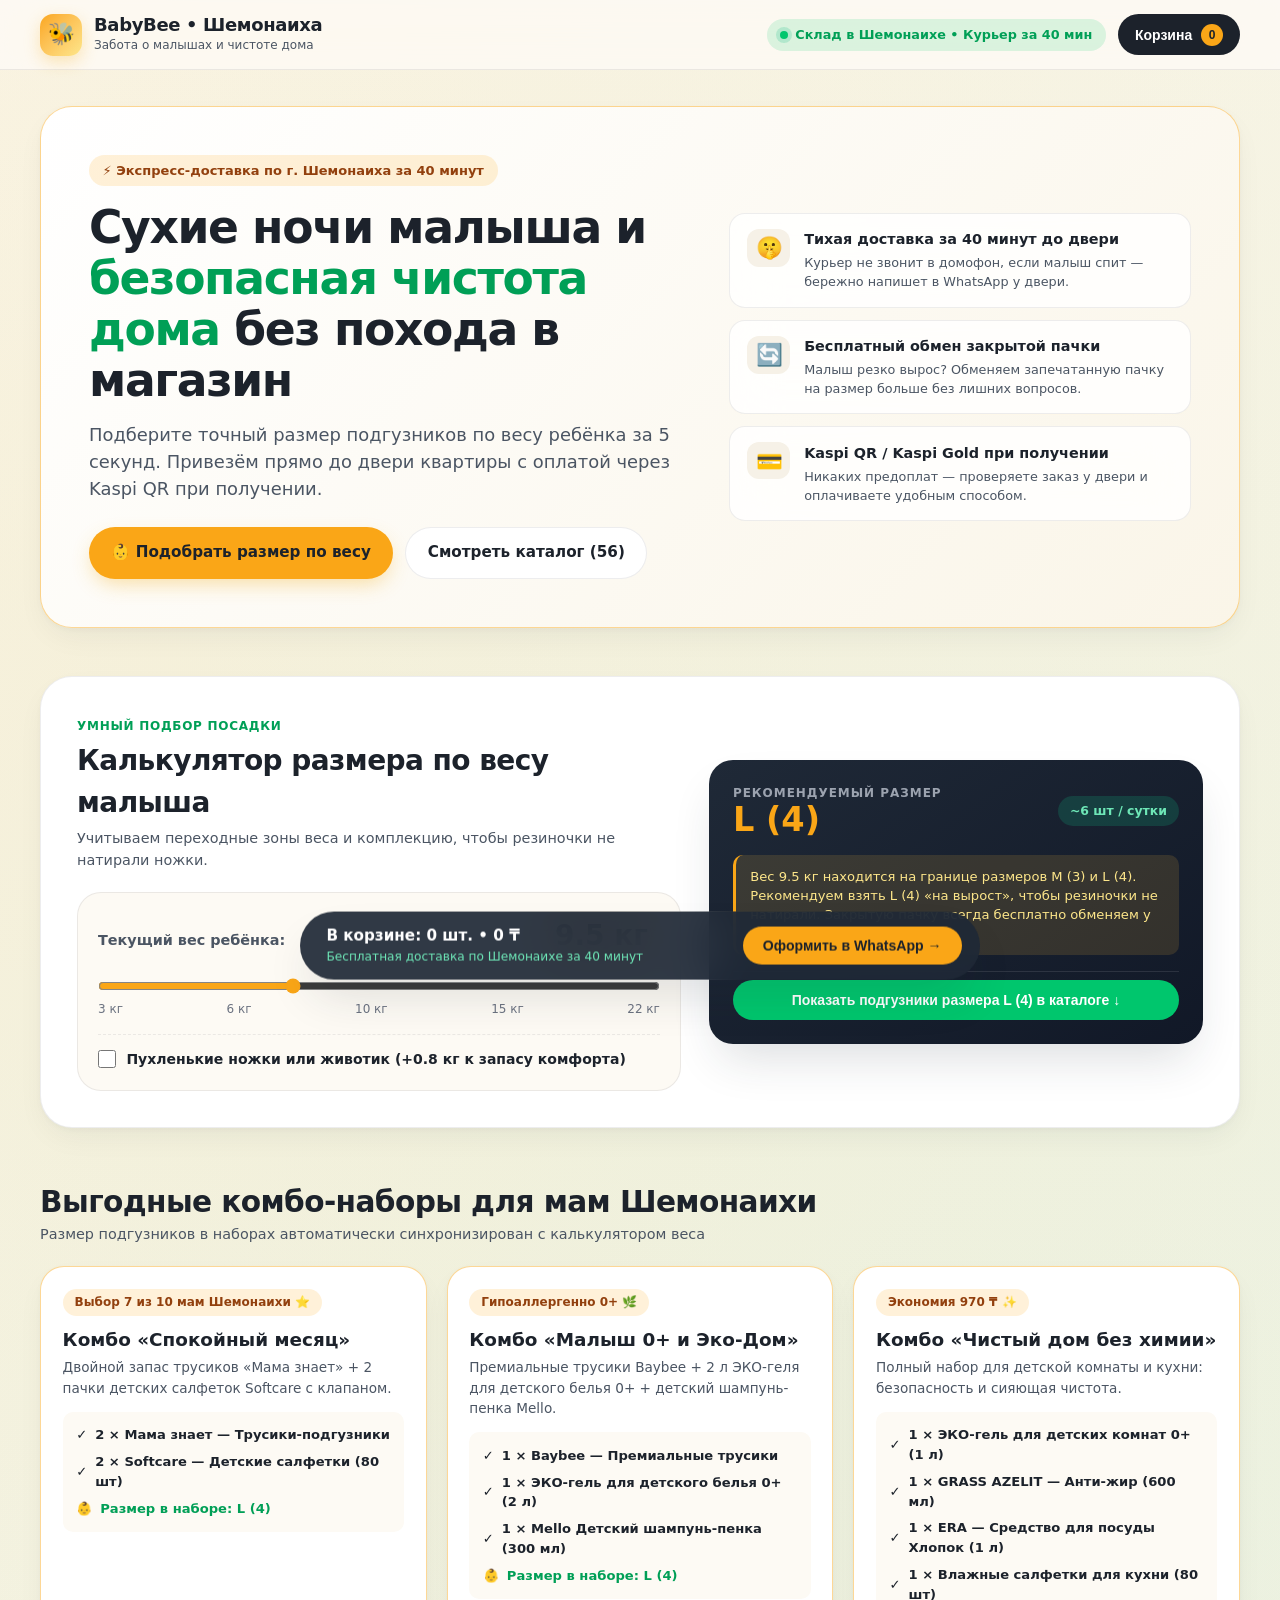
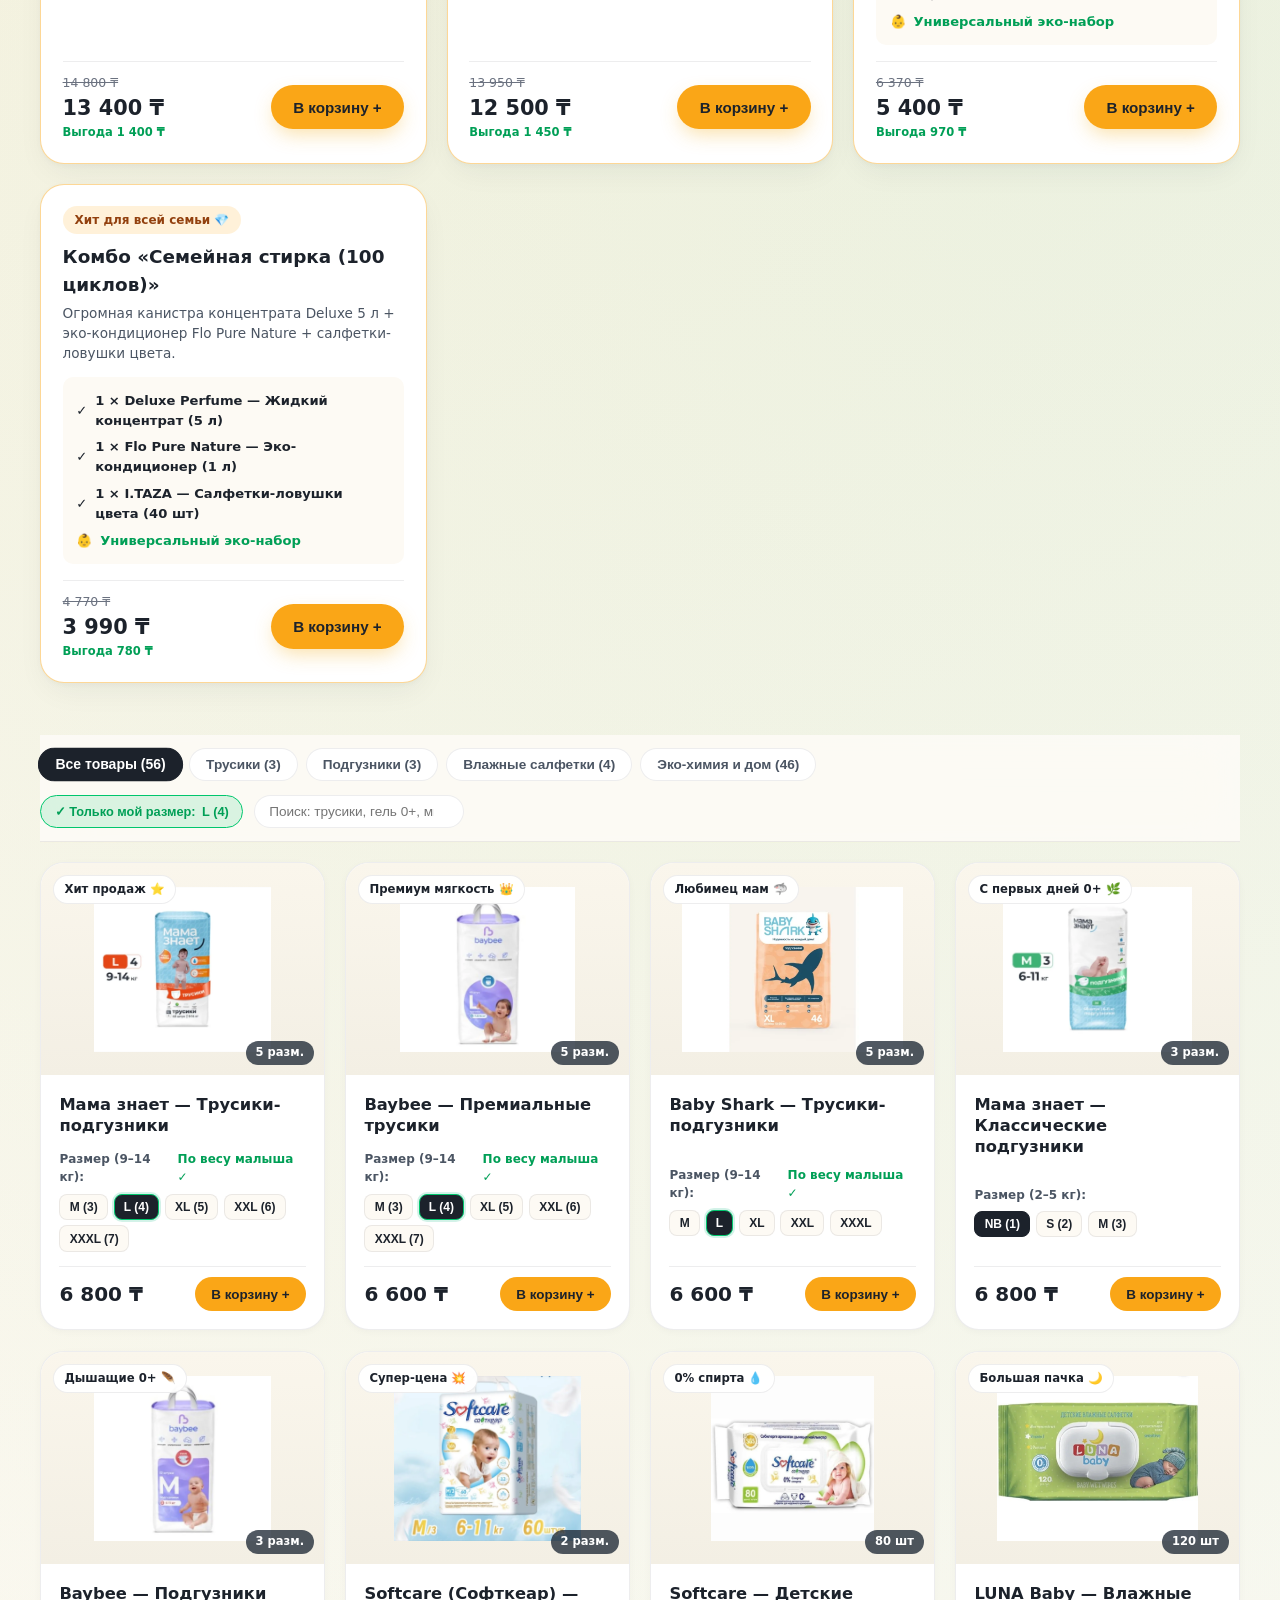
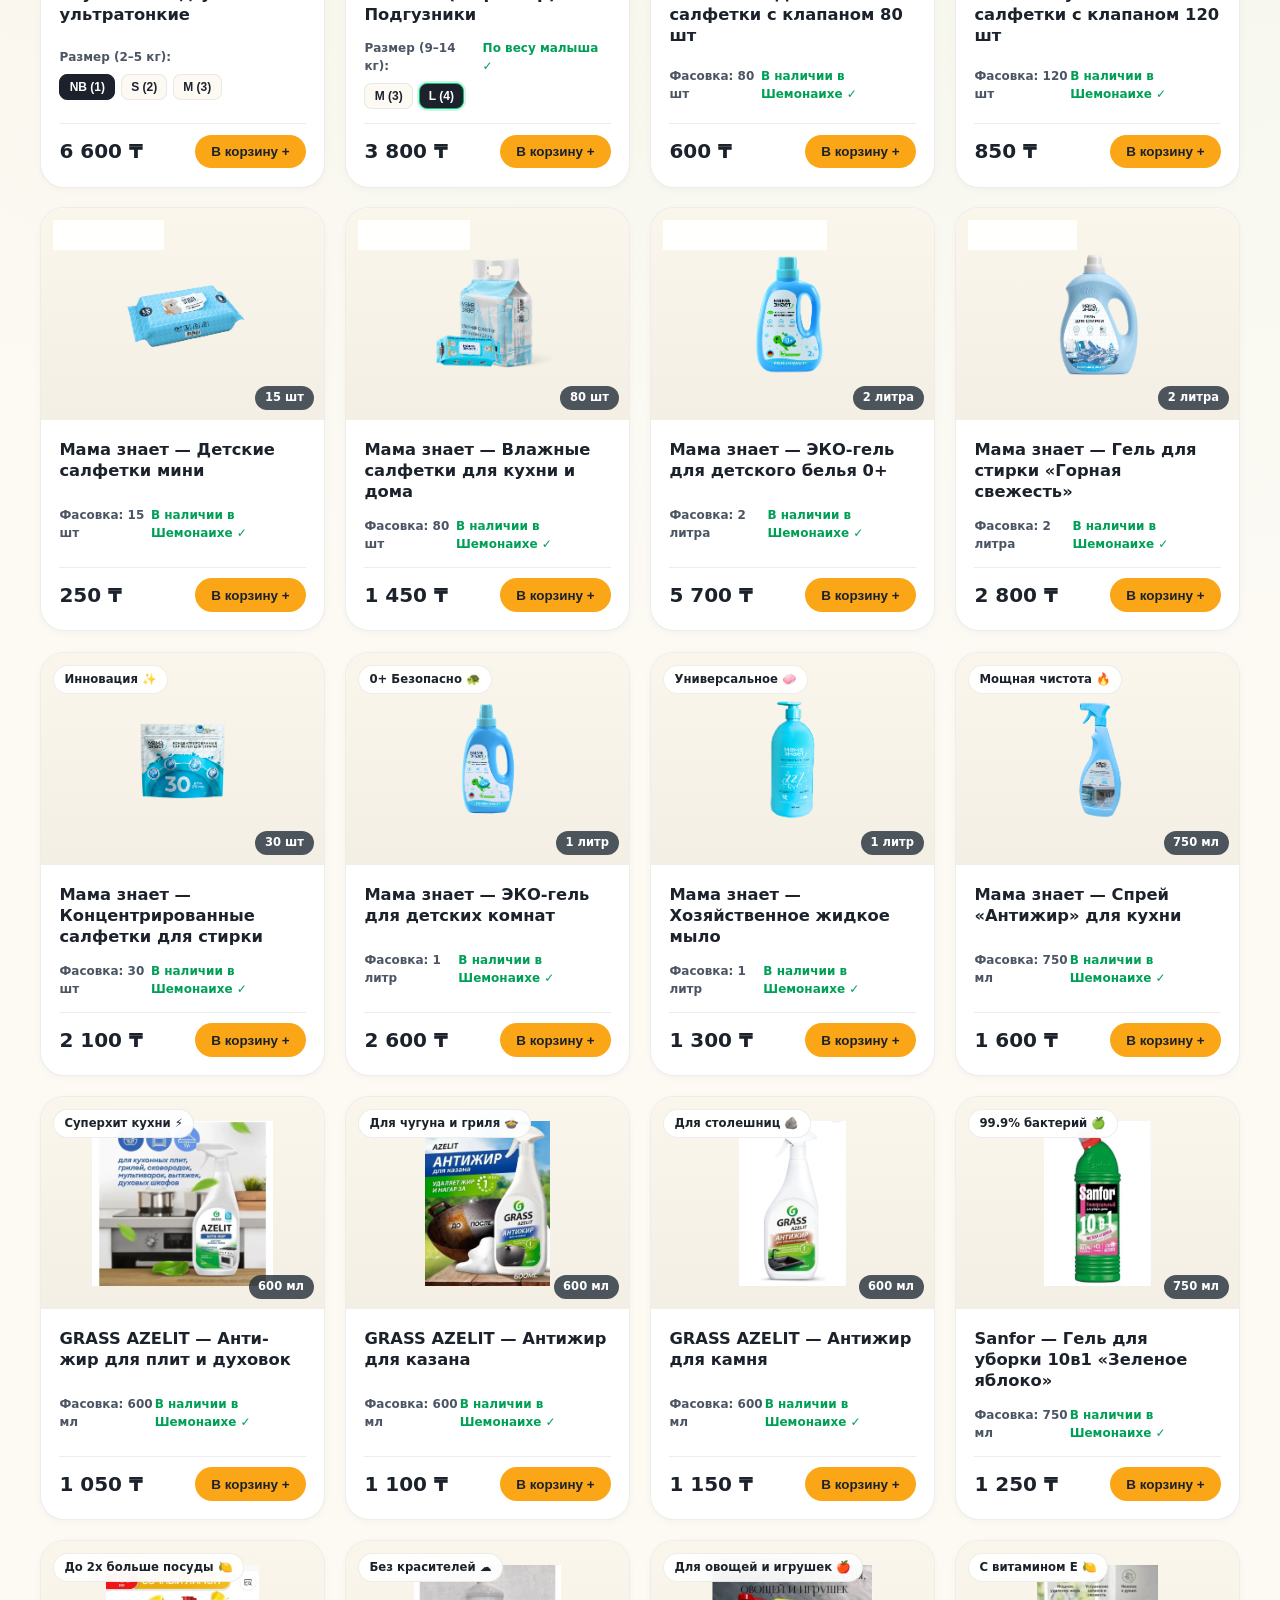
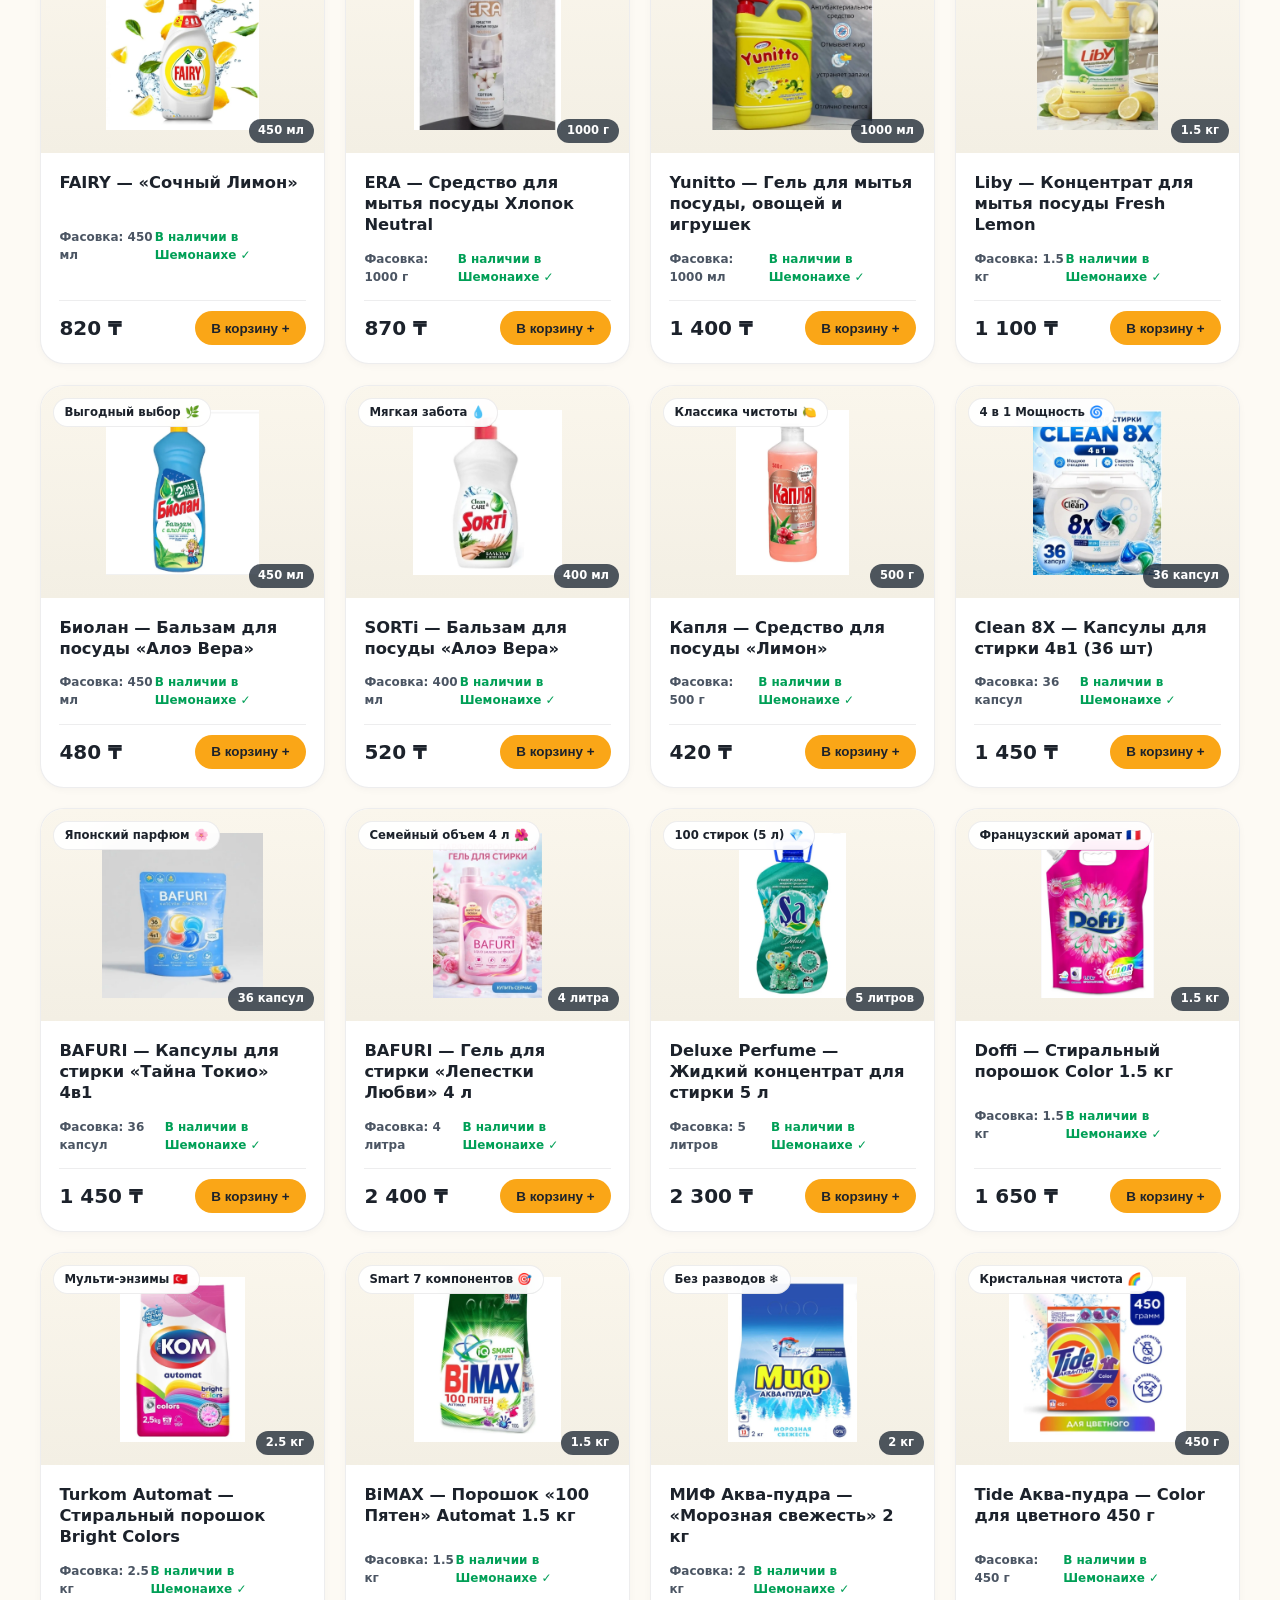
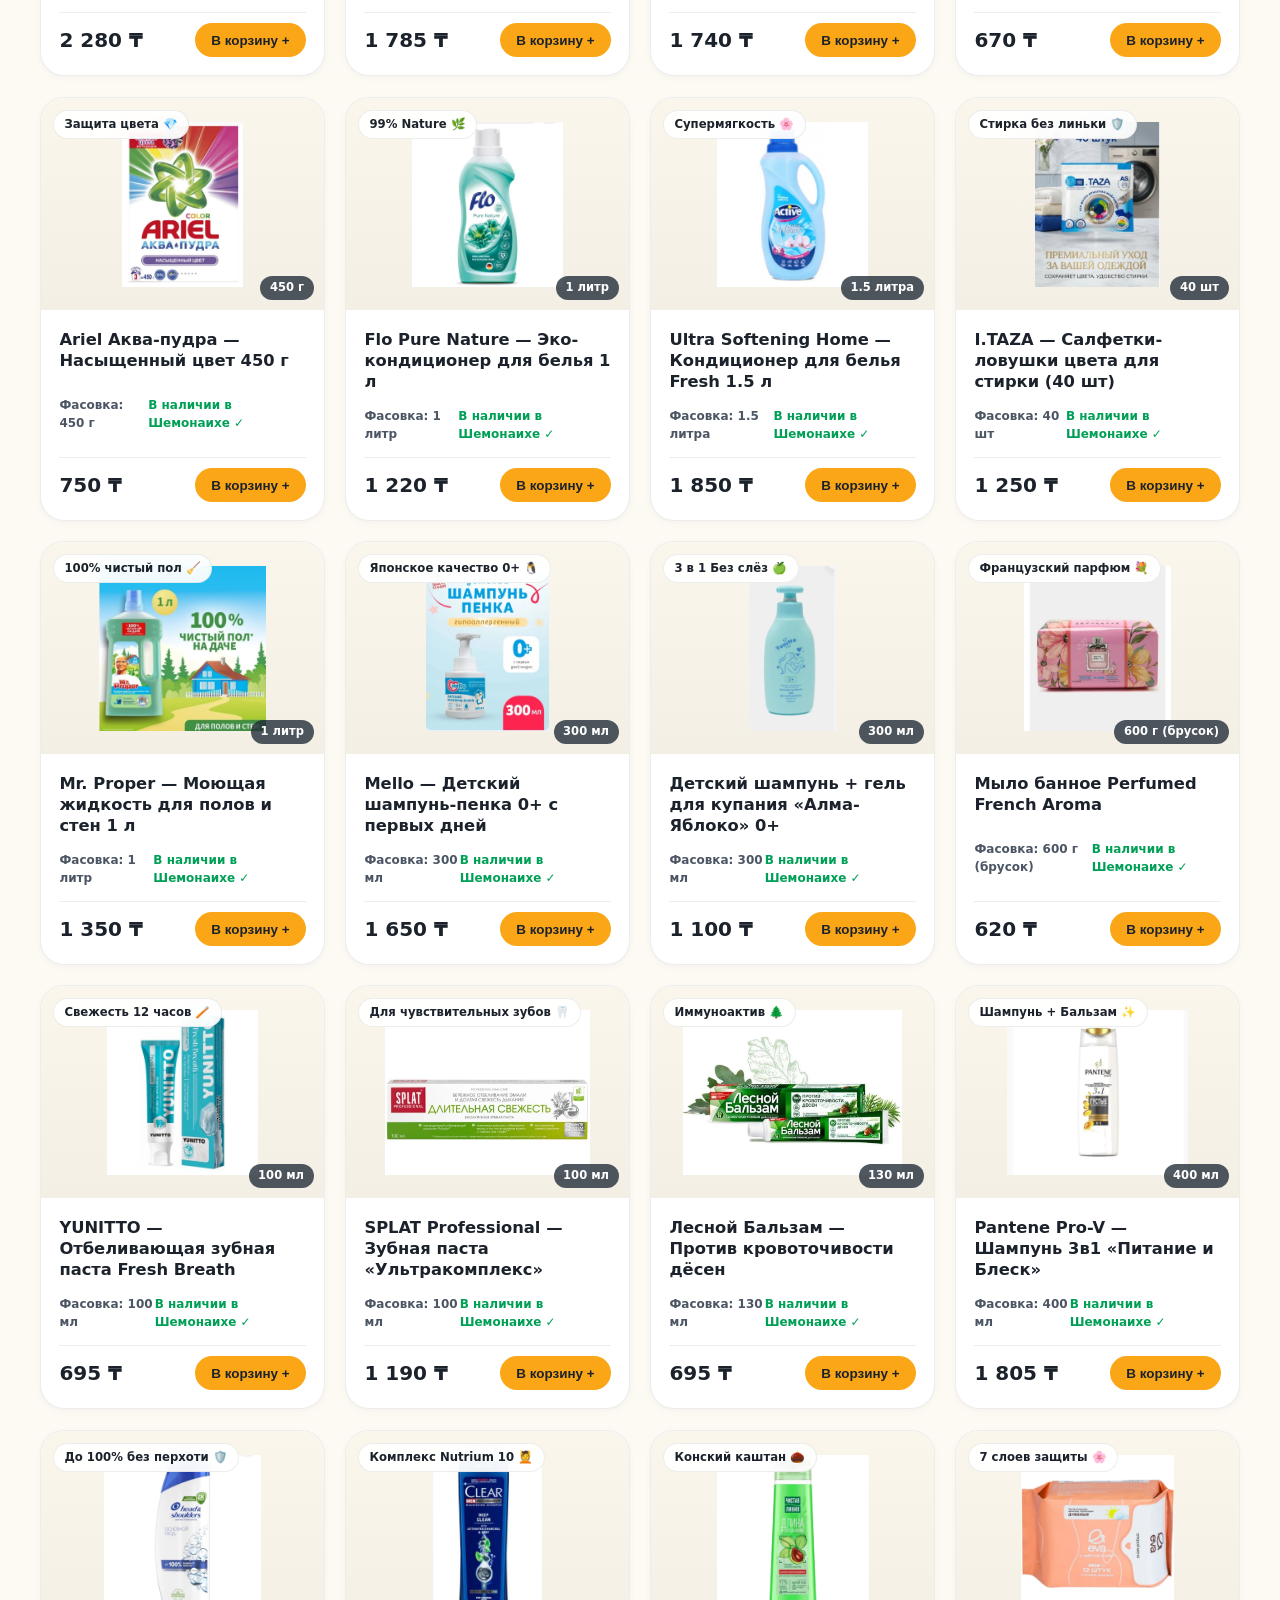
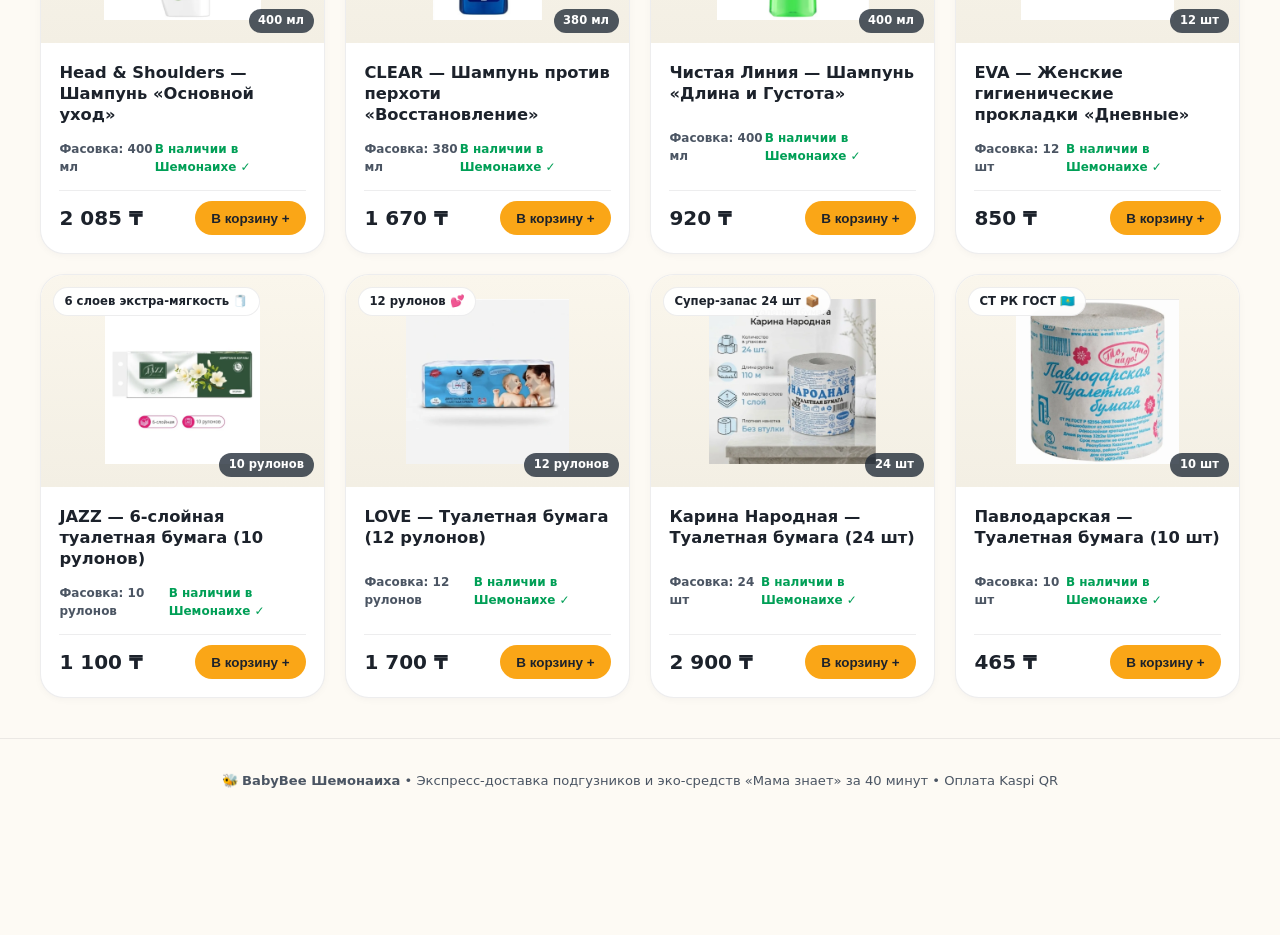
<file: index.html>
<!DOCTYPE html>
<html lang="ru">
<head>
  <meta charset="UTF-8" />
  <meta name="viewport" content="width=device-width, initial-scale=1.0, viewport-fit=cover" />
  <meta name="theme-color" content="#FDFBF7" />
  <meta name="description" content="BabyBee Шемонаиха — флагманская витрина экспресс-доставки подгузников и безопасной эко-химии «Мама знает» до двери за 40 минут. Оплата Kaspi QR при получении." />
  <title>BabyBee Шемонаиха — Экспресс-доставка подгузников и эко-средств за 40 минут</title>

  <style>
    /* ==========================================================================
       1. NORDIC HONEYCOMB DESIGN TOKENS & SILICON VALLEY TIER SYSTEM
       ========================================================================== */
    :root {
      /* Core Palette: Nordic Honeycomb (Legacy Fallback) */
      --bg-cream: #FDFBF7;
      --bg-surface: #FFFFFF;
      --bg-elevated: rgba(255, 255, 255, 0.78);
      --bg-warm-tint: #F7F2E7;
      --amber-honey: #F5B738;
      --amber-honey-hover: #E5A420;
      --amber-honey-soft: rgba(245, 183, 56, 0.16);
      --emerald-mint: #10B981;
      --emerald-mint-dark: #059669;
      --emerald-mint-soft: rgba(16, 185, 129, 0.12);
      --graphite-deep: #1F2937;
      --graphite-muted: #4B5563;
      --graphite-subtle: #6B7280;
      --border-hairline: rgba(31, 41, 55, 0.08);
      --border-amber: rgba(245, 183, 56, 0.45);

      /* Physics & Elevation */
      --spring-easing: cubic-bezier(0.16, 1, 0.3, 1);
      --glass-blur: blur(24px) saturate(180%);
      --shadow-subtle: 0 2px 10px -2px rgba(31, 41, 55, 0.05);
      --shadow-card: 0 12px 32px -8px rgba(31, 41, 55, 0.07), 0 2px 6px -1px rgba(31, 41, 55, 0.04);
      --shadow-float: 0 24px 48px -12px rgba(31, 41, 55, 0.16);

      /* Radii & Spacing */
      --radius-sm: 10px;
      --radius-md: 16px;
      --radius-lg: 24px;
      --radius-xl: 32px;
      --radius-pill: 9999px;
      --container-max: 1200px;
    }

    /* ==========================================================================
       Wide-Gamut Display P3 / OKLCH Engine & Dynamic color-mix()
       ========================================================================== */
    @supports (color: oklch(0.8 0.16 75)) {
      :root {
        --bg-cream: oklch(0.985 0.008 85);
        --bg-surface: oklch(1 0 0);
        --bg-elevated: color-mix(in oklch, oklch(1 0 0) 78%, transparent);
        --bg-warm-tint: oklch(0.96 0.015 85);

        /* Hyper-rich Honey Gold (Optically Balanced for OLED/Retina) */
        --amber-honey: oklch(0.79 0.165 72);
        --amber-honey-hover: color-mix(in oklch, var(--amber-honey) 85%, black);
        --amber-honey-soft: color-mix(in oklch, var(--amber-honey) 16%, transparent);

        /* Vibrant Eco Mint */
        --emerald-mint: oklch(0.72 0.19 155);
        --emerald-mint-dark: color-mix(in oklch, var(--emerald-mint) 85%, black);
        --emerald-mint-soft: color-mix(in oklch, var(--emerald-mint) 14%, transparent);

        --graphite-deep: oklch(0.25 0.02 260);
        --border-hairline: color-mix(in oklch, var(--graphite-deep) 8%, transparent);
        --border-amber: color-mix(in oklch, var(--amber-honey) 45%, transparent);
      }
    }

    /* ==========================================================================
       Modern View Transitions API: Morphing Badges & Smooth State
       ========================================================================== */
    ::view-transition-old(root),
    ::view-transition-new(root) {
      animation-duration: 0.26s;
      animation-timing-function: cubic-bezier(0.16, 1, 0.3, 1);
    }

    #headerCartCount,
    .chip-count,
    #floatingCartSummary {
      view-transition-name: cart-badge-morph;
    }

    ::view-transition-old(cart-badge-morph),
    ::view-transition-new(cart-badge-morph) {
      animation-duration: 0.32s;
      animation-timing-function: cubic-bezier(0.34, 1.56, 0.64, 1);
    }

    *, *::before, *::after {
      box-sizing: border-box;
      margin: 0;
      padding: 0;
      -webkit-tap-highlight-color: transparent;
    }

    html {
      scroll-behavior: smooth;
      background-color: var(--bg-cream);
      color: var(--graphite-deep);
      font-family: -apple-system, BlinkMacSystemFont, "SF Pro Display", "SF Pro Text", "Inter", system-ui, sans-serif;
      line-height: 1.5;
      text-rendering: optimizeLegibility;
      -webkit-font-smoothing: antialiased;
    }

    body {
      background-color: var(--bg-cream);
      background-image:
        radial-gradient(circle at 12% 8%, rgba(245, 183, 56, 0.12), transparent 36%),
        radial-gradient(circle at 88% 18%, rgba(16, 185, 129, 0.08), transparent 32%);
      min-height: 100dvh;
      padding-bottom: 112px;
      overflow-x: hidden;
    }

    .container {
      width: min(100% - 2rem, var(--container-max));
      margin-inline: auto;
    }

    /* ==========================================================================
       2. STICKY SUPER-GLASS HEADER (CSS Nesting)
       ========================================================================== */
    .site-header {
      position: sticky;
      top: 0;
      z-index: 50;
      background: rgba(253, 251, 247, 0.82);
      backdrop-filter: var(--glass-blur);
      -webkit-backdrop-filter: var(--glass-blur);
      border-bottom: 1px solid var(--border-hairline);
      transition: transform 0.35s var(--spring-easing), box-shadow 0.35s var(--spring-easing);

      & .header-inner {
        display: flex;
        align-items: center;
        justify-content: space-between;
        gap: 1rem;
        padding-block: 0.85rem;
      }

      & .brand {
        display: inline-flex;
        align-items: center;
        gap: 0.75rem;
        text-decoration: none;
        color: var(--graphite-deep);

        & .brand-mark {
          width: 42px;
          height: 42px;
          border-radius: 13px;
          background: linear-gradient(135deg, var(--amber-honey), #FDE68A);
          display: grid;
          place-items: center;
          font-size: 1.35rem;
          box-shadow: 0 6px 16px rgba(245, 183, 56, 0.32);
          transition: transform 0.4s var(--spring-easing);
        }

        &:hover .brand-mark {
          transform: scale(1.06) rotate(-4deg);
        }

        & .brand-text {
          display: flex;
          flex-direction: column;

          & strong {
            font-size: 1.125rem;
            font-weight: 800;
            letter-spacing: -0.02em;
            line-height: 1.15;
          }

          & span {
            font-size: 0.75rem;
            color: var(--graphite-muted);
            font-weight: 500;
          }
        }
      }

      & .header-meta {
        display: flex;
        align-items: center;
        gap: 0.75rem;

        & .live-sla-pill {
          display: inline-flex;
          align-items: center;
          gap: 0.45rem;
          padding: 0.4rem 0.85rem;
          border-radius: var(--radius-pill);
          background: var(--emerald-mint-soft);
          color: var(--emerald-mint-dark);
          font-size: 0.8rem;
          font-weight: 600;

          & .pulse-dot {
            width: 8px;
            height: 8px;
            border-radius: 50%;
            background: var(--emerald-mint);
            box-shadow: 0 0 0 4px rgba(16, 185, 129, 0.2);
            animation: pulseGlow 2s infinite var(--spring-easing);
          }

          @media (max-width: 680px) {
            display: none;
          }
        }

        & .cart-trigger-btn {
          position: relative;
          display: inline-flex;
          align-items: center;
          gap: 0.55rem;
          padding: 0.55rem 1rem;
          border-radius: var(--radius-pill);
          border: 1px solid var(--border-hairline);
          background: var(--graphite-deep);
          color: #FFFFFF;
          font-size: 0.875rem;
          font-weight: 600;
          cursor: pointer;
          transition: transform 0.35s var(--spring-easing), background-color 0.25s ease;

          &:hover {
            transform: translateY(-1px);
            background: #111827;
          }

          &:active {
            transform: scale(0.96);
          }

          & .cart-count-badge {
            display: inline-grid;
            place-items: center;
            min-width: 22px;
            height: 22px;
            padding-inline: 6px;
            border-radius: var(--radius-pill);
            background: var(--amber-honey);
            color: var(--graphite-deep);
            font-size: 0.75rem;
            font-weight: 800;
          }
        }
      }
    }

    @keyframes pulseGlow {
      0%, 100% { transform: scale(1); opacity: 1; }
      50% { transform: scale(1.22); opacity: 0.75; }
    }

    /* ==========================================================================
       3. HERO & LOCAL TRUST TRIGGERS (SHEMONAIKHA HYPERLOCAL)
       ========================================================================== */
    .hero-section {
      padding-block: 2.25rem 1.5rem;

      & .hero-card {
        position: relative;
        overflow: hidden;
        border-radius: var(--radius-xl);
        background: linear-gradient(135deg, #FFFFFF 0%, #FAF5E8 100%);
        border: 1px solid var(--border-amber);
        box-shadow: var(--shadow-card);
        padding: clamp(1.5rem, 4vw, 3rem);
        display: grid;
        grid-template-columns: 1.25fr 0.95fr;
        gap: 2rem;
        align-items: center;

        @media (max-width: 860px) {
          grid-template-columns: 1fr;
        }
      }

      & .hero-eyebrow {
        display: inline-flex;
        align-items: center;
        gap: 0.5rem;
        padding: 0.35rem 0.85rem;
        border-radius: var(--radius-pill);
        background: var(--amber-honey-soft);
        color: #92400E;
        font-size: 0.8125rem;
        font-weight: 700;
        margin-bottom: 1rem;
      }

      & h1 {
        font-size: clamp(1.85rem, 3.8vw, 2.85rem);
        font-weight: 800;
        letter-spacing: -0.03em;
        line-height: 1.12;
        color: var(--graphite-deep);
        margin-bottom: 1rem;

        & .highlight-emerald {
          color: var(--emerald-mint-dark);
        }
      }

      & .hero-lead {
        font-size: clamp(0.98rem, 1.4vw, 1.125rem);
        color: var(--graphite-muted);
        max-width: 58ch;
        margin-bottom: 1.5rem;
      }

      & .hero-actions {
        display: flex;
        flex-wrap: wrap;
        gap: 0.75rem;
      }

      & .trust-grid {
        display: grid;
        gap: 0.75rem;

        & .trust-item {
          display: flex;
          align-items: flex-start;
          gap: 0.85rem;
          padding: 0.95rem 1.1rem;
          border-radius: var(--radius-md);
          background: rgba(255, 255, 255, 0.86);
          backdrop-filter: var(--glass-blur);
          -webkit-backdrop-filter: var(--glass-blur);
          border: 1px solid var(--border-hairline);
          transition: transform 0.35s var(--spring-easing), border-color 0.25s ease;

          &:hover {
            transform: translateX(4px);
            border-color: var(--border-amber);
          }

          & .trust-icon {
            font-size: 1.35rem;
            line-height: 1;
            padding: 0.5rem;
            border-radius: 12px;
            background: var(--bg-warm-tint);
          }

          & strong {
            display: block;
            font-size: 0.9rem;
            font-weight: 700;
            color: var(--graphite-deep);
          }

          & p {
            font-size: 0.8rem;
            color: var(--graphite-muted);
            margin-top: 0.15rem;
          }
        }
      }
    }

    .btn-primary {
      display: inline-flex;
      align-items: center;
      justify-content: center;
      gap: 0.5rem;
      padding: 0.85rem 1.4rem;
      border-radius: var(--radius-pill);
      border: none;
      background: var(--amber-honey);
      color: var(--graphite-deep);
      font-size: 0.95rem;
      font-weight: 700;
      text-decoration: none;
      cursor: pointer;
      box-shadow: 0 8px 20px -4px rgba(245, 183, 56, 0.45);
      transition: transform 0.35s var(--spring-easing), background-color 0.2s ease, box-shadow 0.25s ease;

      &:hover {
        background: var(--amber-honey-hover);
        transform: translateY(-2px);
        box-shadow: 0 12px 24px -4px rgba(245, 183, 56, 0.55);
      }

      &:active {
        transform: scale(0.97);
      }
    }

    .btn-secondary {
      display: inline-flex;
      align-items: center;
      justify-content: center;
      gap: 0.5rem;
      padding: 0.85rem 1.35rem;
      border-radius: var(--radius-pill);
      border: 1px solid var(--border-hairline);
      background: #FFFFFF;
      color: var(--graphite-deep);
      font-size: 0.95rem;
      font-weight: 600;
      text-decoration: none;
      cursor: pointer;
      transition: transform 0.35s var(--spring-easing), border-color 0.2s ease;

      &:hover {
        border-color: var(--graphite-deep);
        transform: translateY(-1px);
      }
    }

    /* ==========================================================================
       4. SMART WEIGHT SIZE FINDER (#smartSizeFinder)
       ========================================================================== */
    .size-finder-section {
      padding-block: 1.5rem;

      & .finder-shell {
        border-radius: var(--radius-xl);
        background: var(--bg-surface);
        border: 1px solid var(--border-hairline);
        box-shadow: var(--shadow-card);
        padding: clamp(1.25rem, 3.5vw, 2.25rem);
        display: grid;
        grid-template-columns: 1.1fr 0.9fr;
        gap: 1.75rem;
        align-items: center;

        @media (max-width: 860px) {
          grid-template-columns: 1fr;
        }
      }

      & .finder-header {
        margin-bottom: 1.25rem;

        & .section-tag {
          display: inline-block;
          font-size: 0.75rem;
          font-weight: 700;
          text-transform: uppercase;
          letter-spacing: 0.06em;
          color: var(--emerald-mint-dark);
          margin-bottom: 0.35rem;
        }

        & h2 {
          font-size: clamp(1.35rem, 2.5vw, 1.75rem);
          font-weight: 800;
          letter-spacing: -0.02em;
        }

        & p {
          font-size: 0.9rem;
          color: var(--graphite-muted);
          margin-top: 0.25rem;
        }
      }

      & .weight-control-box {
        background: var(--bg-cream);
        border: 1px solid var(--border-hairline);
        border-radius: var(--radius-lg);
        padding: 1.25rem;

        & .weight-readout-row {
          display: flex;
          align-items: baseline;
          justify-content: space-between;
          margin-bottom: 0.85rem;

          & label {
            font-size: 0.9rem;
            font-weight: 600;
            color: var(--graphite-muted);
          }

          & output {
            font-size: 1.75rem;
            font-weight: 800;
            color: var(--graphite-deep);
            font-variant-numeric: tabular-nums;
            background: var(--amber-honey-soft);
            padding: 0.15rem 0.75rem;
            border-radius: var(--radius-sm);
          }
        }

        & input[type="range"] {
          width: 100%;
          height: 8px;
          border-radius: var(--radius-pill);
          background: #E5E7EB;
          accent-color: var(--amber-honey);
          cursor: pointer;
          margin-bottom: 0.65rem;
        }

        & .scale-ticks {
          display: flex;
          justify-content: space-between;
          font-size: 0.75rem;
          color: var(--graphite-subtle);
          margin-bottom: 1rem;
        }

        & .chubby-toggle {
          display: flex;
          align-items: center;
          gap: 0.65rem;
          padding-top: 0.85rem;
          border-top: 1px dashed var(--border-hairline);
          cursor: pointer;
          user-select: none;

          & input[type="checkbox"] {
            width: 18px;
            height: 18px;
            accent-color: var(--emerald-mint);
            cursor: pointer;
          }

          & span {
            font-size: 0.875rem;
            font-weight: 600;
            color: var(--graphite-deep);
          }
        }
      }

      & .finder-result-card {
        border-radius: var(--radius-lg);
        background: linear-gradient(145deg, #1F2937 0%, #111827 100%);
        color: #FFFFFF;
        padding: 1.5rem;
        display: flex;
        flex-direction: column;
        justify-content: space-between;
        gap: 1rem;
        box-shadow: var(--shadow-float);

        & .result-top {
          display: flex;
          align-items: center;
          justify-content: space-between;
          gap: 1rem;

          & .rec-label {
            font-size: 0.75rem;
            text-transform: uppercase;
            letter-spacing: 0.08em;
            color: #9CA3AF;
            font-weight: 600;
          }

          & .rec-size-badge {
            font-size: 2.1rem;
            font-weight: 900;
            color: var(--amber-honey);
            line-height: 1.1;
          }

          & .rec-meta-pill {
            padding: 0.35rem 0.75rem;
            border-radius: var(--radius-pill);
            background: rgba(16, 185, 129, 0.2);
            color: #6EE7B7;
            font-size: 0.78rem;
            font-weight: 700;
          }
        }

        & .borderline-alert {
          padding: 0.75rem 0.9rem;
          border-radius: var(--radius-sm);
          background: rgba(245, 183, 56, 0.14);
          border-left: 3px solid var(--amber-honey);
          font-size: 0.82rem;
          color: #FDE68A;
          line-height: 1.45;
        }

        & .result-actions {
          display: flex;
          flex-wrap: wrap;
          gap: 0.65rem;
          align-items: center;
          justify-content: space-between;
          padding-top: 0.5rem;
          border-top: 1px solid rgba(255, 255, 255, 0.1);

          & .apply-size-btn {
            width: 100%;
            padding: 0.75rem 1rem;
            border-radius: var(--radius-pill);
            border: none;
            background: var(--emerald-mint);
            color: #FFFFFF;
            font-weight: 700;
            font-size: 0.875rem;
            cursor: pointer;
            transition: transform 0.3s var(--spring-easing), background-color 0.2s ease;

            &:hover {
              background: var(--emerald-mint-dark);
              transform: translateY(-1px);
            }
          }
        }
      }
    }

    /* ==========================================================================
       5. COMBO BUNDLES SECTION (#comboBundles)
       ========================================================================== */
    .bundles-section {
      padding-block: 1.75rem;

      & .section-head {
        display: flex;
        flex-wrap: wrap;
        align-items: flex-end;
        justify-content: space-between;
        gap: 1rem;
        margin-bottom: 1.25rem;

        & h2 {
          font-size: clamp(1.4rem, 2.5vw, 1.85rem);
          font-weight: 800;
          letter-spacing: -0.02em;
        }

        & p {
          font-size: 0.9rem;
          color: var(--graphite-muted);
        }
      }

      & .bundles-grid {
        display: grid;
        grid-template-columns: repeat(auto-fit, minmax(300px, 1fr));
        gap: 1.25rem;
      }

      & .bundle-card {
        position: relative;
        border-radius: var(--radius-lg);
        background: var(--bg-surface);
        border: 1px solid var(--border-amber);
        box-shadow: var(--shadow-card);
        padding: 1.35rem;
        display: flex;
        flex-direction: column;
        justify-content: space-between;
        gap: 1rem;
        transition: transform 0.4s var(--spring-easing), box-shadow 0.4s var(--spring-easing);

        &:hover {
          transform: translateY(-4px);
          box-shadow: var(--shadow-float);
        }

        & .bundle-badge {
          display: inline-flex;
          align-self: flex-start;
          padding: 0.3rem 0.75rem;
          border-radius: var(--radius-pill);
          background: var(--amber-honey-soft);
          color: #92400E;
          font-size: 0.75rem;
          font-weight: 800;
        }

        & h3 {
          font-size: 1.15rem;
          font-weight: 800;
          color: var(--graphite-deep);
        }

        & .bundle-desc {
          font-size: 0.85rem;
          color: var(--graphite-muted);
        }

        & .bundle-items-list {
          list-style: none;
          display: grid;
          gap: 0.45rem;
          padding: 0.85rem;
          border-radius: var(--radius-sm);
          background: var(--bg-cream);
          font-size: 0.82rem;

          & li {
            display: flex;
            align-items: center;
            gap: 0.5rem;
            font-weight: 600;
          }
        }

        & .bundle-footer {
          display: flex;
          align-items: center;
          justify-content: space-between;
          gap: 0.75rem;
          padding-top: 0.75rem;
          border-top: 1px solid var(--border-hairline);

          & .price-stack {
            display: flex;
            flex-direction: column;

            & .old-price {
              font-size: 0.78rem;
              color: var(--graphite-subtle);
              text-decoration: line-through;
            }

            & .new-price {
              font-size: 1.3rem;
              font-weight: 900;
              color: var(--graphite-deep);
            }

            & .save-pill {
              font-size: 0.72rem;
              font-weight: 700;
              color: var(--emerald-mint-dark);
            }
          }
        }
      }
    }

    /* ==========================================================================
       6. CATALOG & PRODUCT CARDS WITH CSS CONTAINER QUERIES
       ========================================================================== */
    .catalog-section {
      padding-block: 1.5rem 2.5rem;

      & .catalog-controls {
        position: sticky;
        top: 66px;
        z-index: 35;
        background: rgba(253, 251, 247, 0.88);
        backdrop-filter: var(--glass-blur);
        -webkit-backdrop-filter: var(--glass-blur);
        padding-block: 0.85rem;
        margin-bottom: 1.25rem;
        border-bottom: 1px solid var(--border-hairline);
        display: flex;
        flex-wrap: wrap;
        align-items: center;
        justify-content: space-between;
        gap: 0.85rem;

        & .category-pills {
          display: flex;
          flex-wrap: wrap;
          gap: 0.5rem;

          & .cat-pill {
            padding: 0.5rem 1rem;
            border-radius: var(--radius-pill);
            border: 1px solid var(--border-hairline);
            background: var(--bg-surface);
            color: var(--graphite-muted);
            font-size: 0.85rem;
            font-weight: 600;
            cursor: pointer;
            transition: all 0.3s var(--spring-easing);

            &[aria-pressed="true"] {
              background: var(--graphite-deep);
              color: #FFFFFF;
              border-color: var(--graphite-deep);
              transform: scale(1.03);
            }
          }
        }

        & .search-and-filter {
          display: flex;
          align-items: center;
          gap: 0.65rem;
          flex-wrap: wrap;

          & .search-input {
            padding: 0.5rem 0.9rem;
            border-radius: var(--radius-pill);
            border: 1px solid var(--border-hairline);
            background: var(--bg-surface);
            font-size: 0.85rem;
            color: var(--graphite-deep);
            min-width: 210px;

            &:focus {
              outline: 2px solid var(--amber-honey);
              border-color: transparent;
            }
          }

          & .size-filter-chip {
            display: inline-flex;
            align-items: center;
            gap: 0.4rem;
            padding: 0.48rem 0.85rem;
            border-radius: var(--radius-pill);
            border: 1px solid var(--emerald-mint);
            background: var(--emerald-mint-soft);
            color: var(--emerald-mint-dark);
            font-size: 0.8rem;
            font-weight: 700;
            cursor: pointer;
            transition: all 0.25s var(--spring-easing);

            &[aria-pressed="true"] {
              background: var(--emerald-mint);
              color: #FFFFFF;
            }
          }
        }
      }

      & .catalog-grid {
        display: grid;
        grid-template-columns: repeat(auto-fill, minmax(275px, 1fr));
        gap: 1.25rem;
      }
    }

    /* Container Query Host */
    .product-card-host {
      container-type: inline-size;
      container-name: product-card;
    }

    .product-card {
      height: 100%;
      border-radius: var(--radius-lg);
      background: var(--bg-surface);
      border: 1px solid var(--border-hairline);
      box-shadow: var(--shadow-subtle);
      overflow: hidden;
      display: flex;
      flex-direction: column;
      justify-content: space-between;
      transition: transform 0.4s var(--spring-easing), box-shadow 0.4s var(--spring-easing), border-color 0.25s ease;

      &:hover {
        transform: translateY(-5px);
        box-shadow: var(--shadow-card);
        border-color: var(--border-amber);
      }

      & .card-media {
        position: relative;
        aspect-ratio: 4 / 3;
        background: linear-gradient(180deg, #FAF6EC 0%, #F3EFE4 100%);
        display: grid;
        place-items: center;
        overflow: hidden;
        padding: 1rem;

        & img {
          max-width: 100%;
          max-height: 165px;
          object-fit: contain;
          transition: transform 0.5s var(--spring-easing);
        }

        & .product-badge {
          position: absolute;
          top: 0.75rem;
          left: 0.75rem;
          padding: 0.3rem 0.65rem;
          border-radius: var(--radius-pill);
          background: rgba(255, 255, 255, 0.92);
          backdrop-filter: blur(12px);
          -webkit-backdrop-filter: blur(12px);
          border: 1px solid var(--border-hairline);
          font-size: 0.73rem;
          font-weight: 700;
          color: var(--graphite-deep);
        }

        & .spec-pill {
          position: absolute;
          bottom: 0.65rem;
          right: 0.65rem;
          padding: 0.22rem 0.6rem;
          border-radius: var(--radius-pill);
          background: rgba(31, 41, 55, 0.78);
          color: #FFFFFF;
          font-size: 0.72rem;
          font-weight: 600;
        }
      }

      &:hover .card-media img {
        transform: scale(1.06);
      }

      & .card-body {
        padding: 1.15rem;
        display: flex;
        flex-direction: column;
        flex: 1;
        justify-content: space-between;
        gap: 0.9rem;

        & .product-title {
          font-size: 1.02rem;
          font-weight: 800;
          color: var(--graphite-deep);
          line-height: 1.3;
        }

        & .size-selector-block {
          display: flex;
          flex-direction: column;
          gap: 0.45rem;

          & .size-label-row {
            display: flex;
            align-items: center;
            justify-content: space-between;
            font-size: 0.75rem;
            color: var(--graphite-muted);
            font-weight: 600;

            & .fit-match-tag {
              color: var(--emerald-mint-dark);
              font-weight: 700;
            }
          }

          & .size-pills-row {
            display: flex;
            flex-wrap: wrap;
            gap: 0.35rem;

            & .size-btn {
              padding: 0.32rem 0.58rem;
              border-radius: 8px;
              border: 1px solid var(--border-hairline);
              background: var(--bg-cream);
              color: var(--graphite-deep);
              font-size: 0.75rem;
              font-weight: 700;
              cursor: pointer;
              transition: all 0.25s var(--spring-easing);

              &[aria-pressed="true"] {
                background: var(--graphite-deep);
                color: #FFFFFF;
                border-color: var(--graphite-deep);
              }

              &.is-recommended {
                border-color: var(--emerald-mint);
                box-shadow: 0 0 0 2px rgba(16, 185, 129, 0.18);
              }
            }
          }
        }

        & .card-footer {
          display: flex;
          align-items: center;
          justify-content: space-between;
          gap: 0.5rem;
          padding-top: 0.65rem;
          border-top: 1px solid var(--border-hairline);

          & .product-price {
            font-size: 1.25rem;
            font-weight: 900;
            color: var(--graphite-deep);
            font-variant-numeric: tabular-nums;
          }

          & .add-btn {
            padding: 0.58rem 1rem;
            border-radius: var(--radius-pill);
            border: none;
            background: var(--amber-honey);
            color: var(--graphite-deep);
            font-size: 0.84rem;
            font-weight: 800;
            cursor: pointer;
            transition: transform 0.3s var(--spring-easing), background-color 0.2s ease;

            &:hover {
              background: var(--amber-honey-hover);
              transform: translateY(-1px);
            }

            &:active {
              transform: scale(0.95);
            }
          }
        }
      }
    }

    @container product-card (min-width: 310px) {
      .product-card .card-body .product-title {
        font-size: 1.1rem;
      }
      .product-card .card-body .add-btn {
        padding: 0.65rem 1.15rem;
      }
    }

    /* ==========================================================================
       7. FLOATING SUPER-GLASS BOTTOM BAR & NATIVE <dialog> CART
       ========================================================================== */
    .floating-cart-bar {
      position: fixed;
      bottom: 1rem;
      left: 50%;
      transform: translateX(-50%) translateY(140%);
      width: min(100% - 1.5rem, 680px);
      z-index: 60;
      padding: 0.85rem 1.15rem;
      border-radius: var(--radius-pill);
      background: rgba(31, 41, 55, 0.92);
      backdrop-filter: var(--glass-blur);
      -webkit-backdrop-filter: var(--glass-blur);
      color: #FFFFFF;
      box-shadow: var(--shadow-float);
      display: flex;
      align-items: center;
      justify-content: space-between;
      gap: 1rem;
      transition: transform 0.45s var(--spring-easing);

      &.is-visible {
        transform: translateX(-50%) translateY(0);
      }

      & .bar-info {
        display: flex;
        flex-direction: column;
        padding-left: 0.5rem;

        & strong {
          font-size: 0.95rem;
          font-weight: 800;
        }

        & span {
          font-size: 0.76rem;
          color: #6EE7B7;
        }
      }

      & .bar-checkout-btn {
        padding: 0.68rem 1.25rem;
        border-radius: var(--radius-pill);
        border: none;
        background: var(--amber-honey);
        color: var(--graphite-deep);
        font-weight: 800;
        font-size: 0.88rem;
        cursor: pointer;
        transition: transform 0.3s var(--spring-easing);

        &:hover {
          transform: scale(1.03);
        }
      }
    }

    dialog.checkout-dialog {
      margin: auto;
      width: min(100% - 1.5rem, 560px);
      max-height: 90dvh;
      border: 1px solid var(--border-hairline);
      border-radius: var(--radius-xl);
      background: var(--bg-surface);
      color: var(--graphite-deep);
      box-shadow: var(--shadow-float);
      padding: 0;
      overflow: hidden;

      &::backdrop {
        background: rgba(17, 24, 39, 0.55);
        backdrop-filter: blur(8px);
        -webkit-backdrop-filter: blur(8px);
      }

      & .dialog-inner {
        display: flex;
        flex-direction: column;
        max-height: 90dvh;
      }

      & .dialog-header {
        display: flex;
        align-items: center;
        justify-content: space-between;
        padding: 1.15rem 1.35rem;
        border-bottom: 1px solid var(--border-hairline);
        background: var(--bg-cream);

        & h2 {
          font-size: 1.15rem;
          font-weight: 800;
        }

        & .close-dialog-btn {
          width: 34px;
          height: 34px;
          border-radius: 50%;
          border: 1px solid var(--border-hairline);
          background: #FFFFFF;
          cursor: pointer;
          font-size: 1rem;
          display: grid;
          place-items: center;
        }
      }

      & .dialog-body {
        padding: 1.25rem 1.35rem;
        overflow-y: auto;
        display: grid;
        gap: 1.15rem;
      }

      & .cart-items-list {
        display: grid;
        gap: 0.65rem;

        & .cart-row {
          display: flex;
          align-items: center;
          justify-content: space-between;
          gap: 0.75rem;
          padding: 0.75rem;
          border-radius: var(--radius-md);
          background: var(--bg-cream);
          border: 1px solid var(--border-hairline);

          & .cart-row-title {
            font-size: 0.88rem;
            font-weight: 700;
          }

          & .cart-row-sub {
            font-size: 0.76rem;
            color: var(--graphite-muted);
          }

          & .qty-controls {
            display: inline-flex;
            align-items: center;
            gap: 0.45rem;

            & button {
              width: 28px;
              height: 28px;
              border-radius: 8px;
              border: 1px solid var(--border-hairline);
              background: #FFFFFF;
              font-weight: 800;
              cursor: pointer;
            }

            & span {
              font-size: 0.85rem;
              font-weight: 700;
              min-width: 18px;
              text-align: center;
            }
          }
        }
      }

      & .checkout-form {
        display: grid;
        gap: 0.85rem;

        & .field-group {
          display: grid;
          gap: 0.35rem;

          & label {
            font-size: 0.8rem;
            font-weight: 700;
            color: var(--graphite-muted);
          }

          & input, & select {
            width: 100%;
            padding: 0.7rem 0.9rem;
            border-radius: var(--radius-sm);
            border: 1px solid var(--border-hairline);
            background: var(--bg-cream);
            font-size: 0.9rem;
            color: var(--graphite-deep);
          }
        }

        & .silent-delivery-box {
          display: flex;
          align-items: flex-start;
          gap: 0.65rem;
          padding: 0.85rem;
          border-radius: var(--radius-md);
          background: var(--emerald-mint-soft);
          border: 1px solid rgba(16, 185, 129, 0.3);
          cursor: pointer;

          & input {
            margin-top: 0.2rem;
            width: 18px;
            height: 18px;
            accent-color: var(--emerald-mint);
          }

          & div {
            font-size: 0.82rem;

            & strong {
              display: block;
              color: var(--graphite-deep);
            }

            & span {
              color: var(--graphite-muted);
            }
          }
        }

        & .whatsapp-submit-btn {
          width: 100%;
          padding: 0.95rem 1.25rem;
          border-radius: var(--radius-pill);
          border: none;
          background: var(--emerald-mint);
          color: #FFFFFF;
          font-size: 0.98rem;
          font-weight: 800;
          cursor: pointer;
          box-shadow: 0 10px 24px -6px rgba(16, 185, 129, 0.5);
          transition: transform 0.3s var(--spring-easing), background-color 0.2s ease;

          &:hover {
            background: var(--emerald-mint-dark);
            transform: translateY(-1px);
          }
        }
      }
    }

    .site-footer {
      padding-block: 2rem;
      border-top: 1px solid var(--border-hairline);
      text-align: center;
      font-size: 0.82rem;
      color: var(--graphite-muted);
    }

    /* ==========================================================================
       DEVELOPER SECRET HUD (7788) & NOTIFICATIONS
       ========================================================================== */
    .dev-mode-toast {
      position: fixed;
      top: 20px;
      right: 20px;
      z-index: 999999;
      background: rgba(31, 41, 55, 0.95);
      backdrop-filter: blur(16px);
      -webkit-backdrop-filter: blur(16px);
      color: #FFFFFF;
      padding: 1rem 1.25rem;
      border-radius: var(--radius-md);
      box-shadow: 0 16px 36px rgba(0, 0, 0, 0.35);
      border: 1px solid rgba(245, 183, 56, 0.6);
      font-size: 0.88rem;
      max-width: 420px;
      animation: devSlideIn 0.3s cubic-bezier(0.16, 1, 0.3, 1);
      transition: opacity 0.3s ease, transform 0.3s ease;
    }
    .dev-mode-toast.fade-out {
      opacity: 0;
      transform: translateY(-10px) scale(0.96);
    }
    @keyframes devSlideIn {
      from { opacity: 0; transform: translateY(-16px) scale(0.96); }
      to { opacity: 1; transform: translateY(0) scale(1); }
    }
    .dev-toast-inner {
      display: flex;
      flex-direction: column;
      gap: 0.5rem;
    }
    .dev-toast-title {
      color: var(--amber-honey);
      font-size: 0.95rem;
      display: flex;
      align-items: center;
      justify-content: space-between;
    }
    .dev-toast-body {
      color: rgba(255, 255, 255, 0.85);
      font-size: 0.82rem;
      line-height: 1.4;
    }
    .dev-toast-actions {
      display: flex;
      gap: 0.5rem;
      margin-top: 0.4rem;
      align-items: center;
      flex-wrap: wrap;
    }
    .dev-btn {
      background: var(--amber-honey);
      color: #1F2937;
      border: none;
      padding: 0.4rem 0.75rem;
      border-radius: 8px;
      font-weight: 700;
      font-size: 0.78rem;
      cursor: pointer;
      transition: background 0.2s;
    }
    .dev-btn:hover {
      background: var(--amber-honey-hover);
    }
    .dev-btn-close {
      background: rgba(255, 255, 255, 0.15);
      color: #FFF;
      border: none;
      width: 24px;
      height: 24px;
      border-radius: 50%;
      cursor: pointer;
      display: inline-flex;
      align-items: center;
      justify-content: center;
    }

  </style>
</head>
<body>

  <!-- ========================================================================
       HEADER
       ======================================================================== -->
  <header class="site-header" role="banner">
    <div class="container header-inner">
      <a href="#top" class="brand" aria-label="BabyBee Шемонаиха — На главную">
        <div class="brand-mark" aria-hidden="true">🐝</div>
        <div class="brand-text">
          <strong>BabyBee • Шемонаиха</strong>
          <span>Забота о малышах и чистоте дома</span>
        </div>
      </a>

      <div class="header-meta">
        <div class="live-sla-pill" role="status">
          <span class="pulse-dot" aria-hidden="true"></span>
          <span>Склад в Шемонаихе • Курьер за 40 мин</span>
        </div>

        <button type="button" class="cart-trigger-btn" id="openCartBtn" aria-label="Открыть корзину заказа">
          <span>Корзина</span>
          <span class="cart-count-badge" id="headerCartCount" aria-live="polite">0</span>
        </button>
      </div>
    </div>
  </header>

  <main id="top">
    <!-- ======================================================================
         HERO & HYPERLOCAL TRUST TRIGGERS
         ====================================================================== -->
    <section class="hero-section" aria-labelledby="heroHeading">
      <div class="container">
        <div class="hero-card">
          <div>
            <span class="hero-eyebrow">⚡ Экспресс-доставка по г. Шемонаиха за 40 минут</span>
            <h1 id="heroHeading">
              Сухие ночи малыша и <span class="highlight-emerald">безопасная чистота дома</span> без похода в магазин
            </h1>
            <p class="hero-lead">
              Подберите точный размер подгузников по весу ребёнка за 5 секунд. Привезём прямо до двери квартиры с оплатой через Kaspi QR при получении.
            </p>
            <div class="hero-actions">
              <a href="#smartSizeFinder" class="btn-primary">👶 Подобрать размер по весу</a>
              <a href="#catalogSection" class="btn-secondary">Смотреть каталог (56)</a>
            </div>
          </div>

          <div class="trust-grid" aria-label="Гарантии сервиса BabyBee в Шемонаихе">
            <div class="trust-item">
              <span class="trust-icon" aria-hidden="true">🤫</span>
              <div>
                <strong>Тихая доставка за 40 минут до двери</strong>
                <p>Курьер не звонит в домофон, если малыш спит — бережно напишет в WhatsApp у двери.</p>
              </div>
            </div>
            <div class="trust-item">
              <span class="trust-icon" aria-hidden="true">🔄</span>
              <div>
                <strong>Бесплатный обмен закрытой пачки</strong>
                <p>Малыш резко вырос? Обменяем запечатанную пачку на размер больше без лишних вопросов.</p>
              </div>
            </div>
            <div class="trust-item">
              <span class="trust-icon" aria-hidden="true">💳</span>
              <div>
                <strong>Kaspi QR / Kaspi Gold при получении</strong>
                <p>Никаких предоплат — проверяете заказ у двери и оплачиваете удобным способом.</p>
              </div>
            </div>
          </div>
        </div>
      </div>
    </section>

    <!-- ======================================================================
         SMART WEIGHT SIZE FINDER (#smartSizeFinder)
         ====================================================================== -->
    <section id="smartSizeFinder" class="size-finder-section" aria-labelledby="finderTitle">
      <div class="container">
        <div class="finder-shell">
          <div>
            <div class="finder-header">
              <span class="section-tag">Умный подбор посадки</span>
              <h2 id="finderTitle">Калькулятор размера по весу малыша</h2>
              <p>Учитываем переходные зоны веса и комплекцию, чтобы резиночки не натирали ножки.</p>
            </div>

            <div class="weight-control-box">
              <div class="weight-readout-row">
                <label for="weightRangeInput">Текущий вес ребёнка:</label>
                <output id="weightOutput" for="weightRangeInput">9.5 кг</output>
              </div>

              <input
                type="range"
                id="weightRangeInput"
                min="3" max="22" step="0.5" value="9.5"
                aria-label="Выберите вес малыша в килограммах"
              />

              <div class="scale-ticks" aria-hidden="true">
                <span>3 кг</span>
                <span>6 кг</span>
                <span>10 кг</span>
                <span>15 кг</span>
                <span>22 кг</span>
              </div>

              <label class="chubby-toggle" for="chubbyBuildCheckbox">
                <input type="checkbox" id="chubbyBuildCheckbox" />
                <span>Пухленькие ножки или животик (+0.8 кг к запасу комфорта)</span>
              </label>
            </div>
          </div>

          <div class="finder-result-card" aria-live="polite">
            <div class="result-top">
              <div>
                <div class="rec-label">Рекомендуемый размер</div>
                <div class="rec-size-badge" id="recSizeDisplay">L (4)</div>
              </div>
              <span class="rec-meta-pill" id="recDailyUsage">~6 шт / сутки</span>
            </div>

            <div class="borderline-alert" id="recAdviceText">
              Оптимальная посадка для веса 9.5 кг. Во всех карточках подгузников ниже автоматически выбран размер L (4).
            </div>

            <div class="result-actions">
              <button type="button" class="apply-size-btn" id="applySizeFilterBtn">
                Показать подгузники размера L (4) в каталоге ↓
              </button>
            </div>
          </div>
        </div>
      </div>
    </section>

    <!-- ======================================================================
         COMBO BUNDLES (#comboBundles)
         ====================================================================== -->
    <section id="comboBundles" class="bundles-section" aria-labelledby="bundlesHeading">
      <div class="container">
        <div class="section-head">
          <div>
            <h2 id="bundlesHeading">Выгодные комбо-наборы для мам Шемонаихи</h2>
            <p>Размер подгузников в наборах автоматически синхронизирован с калькулятором веса</p>
          </div>
        </div>

        <div class="bundles-grid" id="bundlesGrid"></div>
      </div>
    </section>

    <!-- ======================================================================
         FULL 12-ITEM PRODUCT CATALOG (#catalogSection)
         ====================================================================== -->
    <section id="catalogSection" class="catalog-section" aria-labelledby="catalogHeading">
      <div class="container">
        <div class="catalog-controls" role="region" aria-label="Фильтры каталога">
          <div class="category-pills" id="categoryPills">
            <button type="button" class="cat-pill" data-category="all" aria-pressed="true">Все товары (56)</button>
            <button type="button" class="cat-pill" data-category="pants" aria-pressed="false">Трусики (3)</button>
            <button type="button" class="cat-pill" data-category="diapers" aria-pressed="false">Подгузники (3)</button>
            <button type="button" class="cat-pill" data-category="wipes" aria-pressed="false">Влажные салфетки (4)</button>
            <button type="button" class="cat-pill" data-category="care" aria-pressed="false">Эко-химия и дом (46)</button>
          </div>

          <div class="search-and-filter">
            <button type="button" class="size-filter-chip" id="toggleSizeMatchBtn" aria-pressed="false">
              <span>✓ Только мой размер:</span>
              <strong id="chipSizeLabel">L (4)</strong>
            </button>
            <input
              type="search"
              id="catalogSearchInput"
              class="search-input"
              placeholder="Поиск: трусики, гель 0+, мыло..."
              aria-label="Поиск товаров по названию"
            />
          </div>
        </div>

        <div class="catalog-grid" id="catalogGrid" aria-live="polite"></div>
      </div>
    </section>
  </main>

  <!-- ========================================================================
       FLOATING SUPER-GLASS CART BAR
       ======================================================================== -->
  <aside class="floating-cart-bar" id="floatingCartBar" aria-label="Быстрая панель заказа">
    <div class="bar-info">
      <strong id="floatingCartSummary">В корзине: 0 товаров • 0 ₸</strong>
      <span>Бесплатная доставка по Шемонаихе за 40 минут</span>
    </div>
    <button type="button" class="bar-checkout-btn" id="floatingCheckoutBtn">
      Оформить в WhatsApp →
    </button>
  </aside>

  <!-- ========================================================================
       NATIVE <dialog> CART & WHATSAPP CHECKOUT
       ======================================================================== -->
  <dialog class="checkout-dialog" id="cartDialog" aria-labelledby="dialogTitle">
    <div class="dialog-inner">
      <div class="dialog-header">
        <h2 id="dialogTitle">Ваш заказ • BabyBee Шемонаиха</h2>
        <button type="button" class="close-dialog-btn" id="closeDialogBtn" aria-label="Закрыть окно корзины">✕</button>
      </div>

      <div class="dialog-body">
        <div class="cart-items-list" id="dialogCartItems"></div>

          <div class="kaspi-payment-banner" style="display:flex; align-items:center; gap:0.75rem; background:rgba(245, 183, 56, 0.12); border:1px solid rgba(245, 183, 56, 0.4); border-radius:12px; padding:0.75rem 1rem; margin-bottom:1rem;">
            <div style="font-size:1.75rem; line-height:1;">🟡</div>
            <div style="font-size:0.84rem; line-height:1.4;">
              <strong style="color:var(--graphite-deep); display:block;">Оплата через Kaspi QR при получении</strong>
              <span style="color:var(--graphite-muted);">Курьер привезет заказ за 40 минут со счетом Kaspi Pay или QR-кодом для оплаты.</span>
            </div>
          </div>


        <form class="checkout-form" id="whatsappCheckoutForm">
          <div class="field-group">
            <label for="customerAddress">Адрес доставки в Шемонаихе (улица, дом, кв.):</label>
            <input
              type="text"
              id="customerAddress"
              name="address"
              required
              placeholder="Например: ул. Вокзальная 14, кв. 25"
            />
          </div>

          <div class="field-group">
            <label for="paymentMethodSelect">Удобный способ оплаты у двери:</label>
            <select id="paymentMethodSelect" name="paymentMethod">
              <option value="Kaspi QR при получении">Kaspi QR при получении</option>
              <option value="Перевод на Kaspi Gold при получении">Перевод на Kaspi Gold при получении</option>
              <option value="Наличными курьеру">Наличными курьеру</option>
            </select>
          </div>

          <label class="silent-delivery-box" for="silentDeliveryCheck">
            <input type="checkbox" id="silentDeliveryCheck" checked />
            <div>
              <strong>🤫 Тихая доставка (малыш спит)</strong>
              <span>Курьер не позвонит в домофон или звонок — напишет в WhatsApp, когда будет у двери.</span>
            </div>
          </label>

          <button type="submit" class="whatsapp-submit-btn" id="submitWhatsAppOrderBtn">
            Отправить заказ в WhatsApp (0 ₸)
          </button>
        </form>
      </div>
    </div>
  </dialog>

  <footer class="site-footer">
    <div class="container">
      <p>🐝 <strong>BabyBee Шемонаиха</strong> • Экспресс-доставка подгузников и эко-средств «Мама знает» за 40 минут • Оплата Kaspi QR</p>
    </div>
  </footer>

  <!-- ========================================================================
       VANILLA ES2024+ REACTIVE STORE & APPLICATION ENGINE
       ======================================================================== -->
    <script type="module">
    /**
     * 1. EMBEDDED REAL CATALOG FALLBACK & DYNAMIC JSON LOADER
     */
    const PRODUCTS_FALLBACK = [
  {
    "id": "mama_znaet_pants",
    "name": "Мама знает — Трусики-подгузники",
    "brand": "Мама знает",
    "category": "pants",
    "badge": "Хит продаж ⭐",
    "description": "Японское качество по выгодной цене. Ультрамягкие дышащие трусики, анатомическая посадка, надежная защита от протеканий до 12 часов.",
    "price": 6800,
    "image": "images/products/mama_znaet_pants.webp",
    "sizes": [
      {
        "size": "M (3)",
        "weight": "6–11 кг",
        "code": "M",
        "count": 52
      },
      {
        "size": "L (4)",
        "weight": "9–14 кг",
        "code": "L",
        "count": 48
      },
      {
        "size": "XL (5)",
        "weight": "12–18 кг",
        "code": "XL",
        "count": 44
      },
      {
        "size": "XXL (6)",
        "weight": "15–22 кг",
        "code": "XXL",
        "count": 42
      },
      {
        "size": "XXXL (7)",
        "weight": "20–30 кг",
        "code": "XXXL",
        "count": 40
      }
    ]
  },
  {
    "id": "baybee_pants",
    "name": "Baybee — Премиальные трусики",
    "brand": "Baybee",
    "category": "pants",
    "badge": "Премиум мягкость 👑",
    "description": "Премиальное качество: шелковистый внутренний слой, японский суперабсорбент, сухость до 12 часов и мягкий Q-поясок.",
    "price": 6600,
    "image": "images/products/baybee_pants.webp",
    "sizes": [
      {
        "size": "M (3)",
        "weight": "6–11 кг",
        "code": "M",
        "count": 52
      },
      {
        "size": "L (4)",
        "weight": "9–14 кг",
        "code": "L",
        "count": 48
      },
      {
        "size": "XL (5)",
        "weight": "12–18 кг",
        "code": "XL",
        "count": 42
      },
      {
        "size": "XXL (6)",
        "weight": "15–20 кг",
        "code": "XXL",
        "count": 40
      },
      {
        "size": "XXXL (7)",
        "weight": "20–25 кг",
        "code": "XXXL",
        "count": 38
      }
    ]
  },
  {
    "id": "baby_shark_pants",
    "name": "Baby Shark — Трусики-подгузники",
    "brand": "Baby Shark",
    "category": "pants",
    "badge": "Любимец мам 🦈",
    "description": "Японский нано-абсорбент, без отдушек и хлорина. Индикатор наполнения, надежная двойная защита от боковых протеканий.",
    "price": 6600,
    "image": "images/products/baby_shark_pants.webp",
    "sizes": [
      {
        "size": "M",
        "weight": "6–11 кг",
        "code": "M",
        "count": 54
      },
      {
        "size": "L",
        "weight": "9–14 кг",
        "code": "L",
        "count": 50
      },
      {
        "size": "XL",
        "weight": "12–20 кг",
        "code": "XL",
        "count": 46
      },
      {
        "size": "XXL",
        "weight": "15–22 кг",
        "code": "XXL",
        "count": 44
      },
      {
        "size": "XXXL",
        "weight": "19–30 кг",
        "code": "XXXL",
        "count": 42
      }
    ]
  },
  {
    "id": "mama_znaet_diapers",
    "name": "Мама знает — Классические подгузники",
    "brand": "Мама знает",
    "category": "diapers",
    "badge": "С первых дней 0+ 🌿",
    "description": "Нежнейшие классические подгузники на многоразовых эластичных липучках с анатомической посадкой для новорожденных.",
    "price": 6800,
    "image": "images/products/mama_znaet_diapers.webp",
    "sizes": [
      {
        "size": "NB (1)",
        "weight": "2–5 кг",
        "code": "NB",
        "count": 68
      },
      {
        "size": "S (2)",
        "weight": "4–8 кг",
        "code": "S",
        "count": 72
      },
      {
        "size": "M (3)",
        "weight": "6–11 кг",
        "code": "M",
        "count": 60
      }
    ]
  },
  {
    "id": "baybee_diapers",
    "name": "Baybee — Подгузники ультратонкие",
    "brand": "Baybee",
    "category": "diapers",
    "badge": "Дышащие 0+ 🪶",
    "description": "Ультратонкие дышащие подгузники с перфорированным внутренним слоем. Мгновенно впитывают и защищают от опрелостей.",
    "price": 6600,
    "image": "images/products/baybee_diapers.webp",
    "sizes": [
      {
        "size": "NB (1)",
        "weight": "2–5 кг",
        "code": "NB",
        "count": 68
      },
      {
        "size": "S (2)",
        "weight": "4–8 кг",
        "code": "S",
        "count": 72
      },
      {
        "size": "M (3)",
        "weight": "6–11 кг",
        "code": "M",
        "count": 52
      }
    ]
  },
  {
    "id": "softcare_diapers",
    "name": "Softcare (Софткеар) — Подгузники",
    "brand": "Softcare",
    "category": "diapers",
    "badge": "Супер-цена 💥",
    "description": "Экономичные и надежные классические подгузники на липучках на каждый день. Сухость до 12 часов, дышащая мембрана.",
    "price": 3800,
    "image": "images/products/softcare_diapers.webp",
    "sizes": [
      {
        "size": "M (3)",
        "weight": "6–11 кг",
        "code": "M",
        "count": 60
      },
      {
        "size": "L (4)",
        "weight": "9–14 кг",
        "code": "L",
        "count": 52
      }
    ]
  },
  {
    "id": "softcare_wipes_80",
    "name": "Softcare — Детские салфетки с клапаном 80 шт",
    "brand": "Softcare",
    "category": "wipes",
    "badge": "0% спирта 💧",
    "description": "Плотные гипоаллергенные детские влажные салфетки с герметичным клапаном. Безопасны с первых дней жизни.",
    "price": 600,
    "count": "80 шт",
    "image": "images/products/softcare_wipes.webp"
  },
  {
    "id": "luna_baby_wipes_120",
    "name": "LUNA Baby — Влажные салфетки с клапаном 120 шт",
    "brand": "LUNA Baby",
    "category": "wipes",
    "badge": "Большая пачка 🌙",
    "description": "С экстрактом алоэ вера, витамином E и Д-пантенолом для чувствительной кожи малыша. Удобный клапан.",
    "price": 850,
    "count": "120 шт",
    "image": "images/products/luna_baby_wipes.webp"
  },
  {
    "id": "mama_znaet_wipes_15",
    "name": "Мама знает — Детские салфетки мини",
    "brand": "Мама знает",
    "category": "wipes",
    "badge": "В сумочку 🐨",
    "description": "Компактная карманная пачка для прогулок и поликлиники. 99% чистая вода, без отдушек и липкости.",
    "price": 250,
    "count": "15 шт",
    "image": "images/products/wipes_15.webp"
  },
  {
    "id": "mama_znaet_kitchen_wipes",
    "name": "Мама знает — Влажные салфетки для кухни и дома",
    "brand": "Мама знает",
    "category": "wipes",
    "badge": "Для кухни 🍽️",
    "description": "Большие рельефные салфетки с антижировым эффектом. Мгновенно очищают кухонные столешницы, плиту и фасады.",
    "price": 1450,
    "count": "80 шт",
    "image": "images/products/kitchen_wipes.webp"
  },
  {
    "id": "mama_znaet_eco_baby_gel",
    "name": "Мама знает — ЭКО-гель для детского белья 0+",
    "brand": "Мама знает",
    "category": "care",
    "badge": "С первых дней 0+ 🌿",
    "description": "Гипоаллергенный гель премиум-качества на немецких компонентах. Полностью выполаскивается из волокон ткани.",
    "price": 5700,
    "volume": "2 литра",
    "image": "images/products/eco_baby_gel.webp"
  },
  {
    "id": "mama_znaet_laundry_gel",
    "name": "Мама знает — Гель для стирки «Горная свежесть»",
    "brand": "Мама знает",
    "category": "care",
    "badge": "30 стирок 🏔️",
    "description": "Универсальный гель для автоматической и ручной стирки. Сохраняет яркость цветного и чистоту белого белья.",
    "price": 2800,
    "volume": "2 литра",
    "image": "images/products/laundry_gel.webp"
  },
  {
    "id": "mama_znaet_laundry_sheets",
    "name": "Мама знает — Концентрированные салфетки для стирки",
    "brand": "Мама знает",
    "category": "care",
    "badge": "Инновация ✨",
    "description": "Водорастворимые концентрированные пластины. Заменяют 3 кг обычного порошка, без фосфатов и пыли.",
    "price": 2100,
    "count": "30 шт",
    "image": "images/products/laundry_sheets.webp"
  },
  {
    "id": "mama_znaet_cleaning_gel",
    "name": "Мама знает — ЭКО-гель для детских комнат",
    "brand": "Мама знает",
    "category": "care",
    "badge": "0+ Безопасно 🐢",
    "description": "Для мытья полов, пластиковых игрушек, манежей и кроваток. Не требует смывания, без резкого запаха.",
    "price": 2600,
    "volume": "1 литр",
    "image": "images/products/cleaning_gel.webp"
  },
  {
    "id": "mama_znaet_soap",
    "name": "Мама знает — Хозяйственное жидкое мыло",
    "brand": "Мама знает",
    "category": "care",
    "badge": "Универсальное 🧼",
    "description": "Традиционная формула чистоты в современном жидком формате. Прекрасно отстирывает трудные пятна.",
    "price": 1300,
    "volume": "1 литр",
    "image": "images/products/soap.webp"
  },
  {
    "id": "mama_znaet_antifat",
    "name": "Мама знает — Спрей «Антижир» для кухни",
    "brand": "Мама знает",
    "category": "care",
    "badge": "Мощная чистота 🔥",
    "description": "Удаляет застарелый пригар и жир с плиты, духовки и вытяжки за 60 секунд. Активная густая пена.",
    "price": 1600,
    "volume": "750 мл",
    "image": "images/products/antifat.webp"
  },
  {
    "id": "grass_azelit_spray",
    "name": "GRASS AZELIT — Анти-жир для плит и духовок",
    "brand": "Grass",
    "category": "care",
    "badge": "Суперхит кухни ⚡",
    "description": "Легендарный очиститель от нагара, жира и копоти. Мощная пена справляется со сложнейшими загрязнениями.",
    "price": 1050,
    "volume": "600 мл",
    "image": "images/products/grass_azelit.webp"
  },
  {
    "id": "grass_azelit_kazan",
    "name": "GRASS AZELIT — Антижир для казана",
    "brand": "Grass",
    "category": "care",
    "badge": "Для чугуна и гриля 🍲",
    "description": "Специальная усиленная формула для казанов, коптилен, решеток гриль и тяжелой чугунной посуды.",
    "price": 1100,
    "volume": "600 мл",
    "image": "images/products/grass_azelit_kazan.webp"
  },
  {
    "id": "grass_azelit_stone",
    "name": "GRASS AZELIT — Антижир для камня",
    "brand": "Grass",
    "category": "care",
    "badge": "Для столешниц 🪨",
    "description": "Бережная очистка жира и налета с искусственного и натурального камня без повреждения защитного слоя.",
    "price": 1150,
    "volume": "600 мл",
    "image": "images/products/grass_azelit_stone.webp"
  },
  {
    "id": "sanfor_universal_10in1",
    "name": "Sanfor — Гель для уборки 10в1 «Зеленое яблоко»",
    "brand": "Sanfor",
    "category": "care",
    "badge": "99.9% бактерий 🍏",
    "description": "Густой универсальный гель с хлором и силой белизны. Убивает 99.9% микробов, очищает сантехнику и кафель.",
    "price": 1250,
    "volume": "750 мл",
    "image": "images/products/sanfor_gel.webp"
  },
  {
    "id": "fairy_dishwashing_lemon",
    "name": "FAIRY — «Сочный Лимон»",
    "brand": "Fairy",
    "category": "care",
    "badge": "До 2x больше посуды 🍋",
    "description": "Густая концентрированная пена расщепляет жир даже в ледяной воде. Экономичный легендарный расход.",
    "price": 820,
    "volume": "450 мл",
    "image": "images/products/fairy_lemon.webp"
  },
  {
    "id": "era_dishwashing_cotton",
    "name": "ERA — Средство для мытья посуды Хлопок Neutral",
    "brand": "ERA",
    "category": "care",
    "badge": "Без красителей ☁️",
    "description": "Густое эко-средство для посуды без лишних красителей и синтетических отдушек. Подходит для детской посуды.",
    "price": 870,
    "volume": "1000 г",
    "image": "images/products/era_dishwashing.webp"
  },
  {
    "id": "yunitto_dishwashing",
    "name": "Yunitto — Гель для мытья посуды, овощей и игрушек",
    "brand": "Yunitto",
    "category": "care",
    "badge": "Для овощей и игрушек 🍎",
    "description": "Антибактериальное японское средство. Безопасно смывает воск с фруктов, загрязнения с детских бутылочек.",
    "price": 1400,
    "volume": "1000 мл",
    "image": "images/products/yunitto_dishwashing.webp"
  },
  {
    "id": "liby_dishwashing_lemon",
    "name": "Liby — Концентрат для мытья посуды Fresh Lemon",
    "brand": "Liby",
    "category": "care",
    "badge": "С витамином E 🍋",
    "description": "Большой экономичный флакон 1.5 кг. Легко смывается водой, содержит витамин E для защиты нежной кожи рук.",
    "price": 1100,
    "volume": "1.5 кг",
    "image": "images/products/liby_dishwashing.webp"
  },
  {
    "id": "biolan_balzam_aloe",
    "name": "Биолан — Бальзам для посуды «Алоэ Вера»",
    "brand": "Биолан",
    "category": "care",
    "badge": "Выгодный выбор 🌿",
    "description": "Густая гель-формула с бальзамом алоэ вера. Отлично отмывает жир и бережет руки при ежедневном мытье.",
    "price": 480,
    "volume": "450 мл",
    "image": "images/products/biolan_balzam.webp"
  },
  {
    "id": "sorti_balzam_aloe",
    "name": "SORTi — Бальзам для посуды «Алоэ Вера»",
    "brand": "Sorti",
    "category": "care",
    "badge": "Мягкая забота 💧",
    "description": "Экономичное средство для мытья посуды с глицерином и экстрактом алоэ вера.",
    "price": 520,
    "volume": "400 мл",
    "image": "images/products/sorti_balzam.webp"
  },
  {
    "id": "kaplya_dishwashing_lemon",
    "name": "Капля — Средство для посуды «Лимон»",
    "brand": "Капля",
    "category": "care",
    "badge": "Классика чистоты 🍋",
    "description": "Эффективная формула для мытья посуды, овощей и рук. Свежий цитрусовый аромат.",
    "price": 420,
    "volume": "500 г",
    "image": "images/products/kaplya_dishwashing.webp"
  },
  {
    "id": "clean_8x_capsules",
    "name": "Clean 8X — Капсулы для стирки 4в1 (36 шт)",
    "brand": "Clean 8X",
    "category": "care",
    "badge": "4 в 1 Мощность 🌀",
    "description": "Концентрированные 4в1 капсулы: глубокое выведение пятен, кондиционирование, сохранение цвета и свежесть.",
    "price": 1450,
    "count": "36 капсул",
    "image": "images/products/clean_8x_capsules.webp"
  },
  {
    "id": "bafuri_capsules_tokyo",
    "name": "BAFURI — Капсулы для стирки «Тайна Токио» 4в1",
    "brand": "BAFURI",
    "category": "care",
    "badge": "Японский парфюм 🌸",
    "description": "Парфюмированные капсулы для стирки. Устраняют въевшиеся запахи, придают белью изысканный восточный аромат.",
    "price": 1450,
    "count": "36 капсул",
    "image": "images/products/bafuri_capsules.webp"
  },
  {
    "id": "bafuri_laundry_gel_4l",
    "name": "BAFURI — Гель для стирки «Лепестки Любви» 4 л",
    "brand": "BAFURI",
    "category": "care",
    "badge": "Семейный объем 4 л 🌺",
    "description": "Парфюмированный гель для белых и светлых тканей. Бережный уход за волокнами и сохранение белизны.",
    "price": 2400,
    "volume": "4 литра",
    "image": "images/products/bafuri_laundry_gel.webp"
  },
  {
    "id": "deluxe_laundry_gel_5l",
    "name": "Deluxe Perfume — Жидкий концентрат для стирки 5 л",
    "brand": "Deluxe",
    "category": "care",
    "badge": "100 стирок (5 л) 💎",
    "description": "Универсальное жидкое средство 2в1 со встроенным кондиционером. Огромная канистра на 100 циклов стирки.",
    "price": 2300,
    "volume": "5 литров",
    "image": "images/products/deluxe_laundry_gel.webp"
  },
  {
    "id": "doffi_powder_color",
    "name": "Doffi — Стиральный порошок Color 1.5 кг",
    "brand": "Doffi",
    "category": "care",
    "badge": "Французский аромат 🇫🇷",
    "description": "Швейцарские технологии аромата. 3X глубокое очищение волокон, сохранение сочности цветных тканей.",
    "price": 1650,
    "volume": "1.5 кг",
    "image": "images/products/doffi_powder.webp"
  },
  {
    "id": "turkom_powder_2_5kg",
    "name": "Turkom Automat — Стиральный порошок Bright Colors",
    "brand": "Turkom",
    "category": "care",
    "badge": "Мульти-энзимы 🇹🇷",
    "description": "Турецкая формула с мульти-энзимами для автоматической стирки цветного белья. Без белых разводов.",
    "price": 2280,
    "volume": "2.5 кг",
    "image": "images/products/turkom_powder.webp"
  },
  {
    "id": "bimax_powder_100_paten",
    "name": "BiMAX — Порошок «100 Пятен» Automat 1.5 кг",
    "brand": "BiMAX",
    "category": "care",
    "badge": "Smart 7 компонентов 🎯",
    "description": "Умная формула с 7 активными компонентами против сложных белковых, жировых и ягодных пятен.",
    "price": 1785,
    "volume": "1.5 кг",
    "image": "images/products/bimax_powder.webp"
  },
  {
    "id": "mif_powder_moroz",
    "name": "МИФ Аква-пудра — «Морозная свежесть» 2 кг",
    "brand": "Миф",
    "category": "care",
    "badge": "Без разводов ❄️",
    "description": "Мгновенно растворяется в воде, дарит морозную свежесть и сияющую белизну без фосфатов.",
    "price": 1740,
    "volume": "2 кг",
    "image": "images/products/mif_powder.webp"
  },
  {
    "id": "tide_powder_color",
    "name": "Tide Аква-пудра — Color для цветного 450 г",
    "brand": "Tide",
    "category": "care",
    "badge": "Кристальная чистота 🌈",
    "description": "Технология Аква-пудра для бережной стирки цветных вещей без хлорного отбеливателя.",
    "price": 670,
    "volume": "450 г",
    "image": "images/products/tide_powder.webp"
  },
  {
    "id": "ariel_powder_color",
    "name": "Ariel Аква-пудра — Насыщенный цвет 450 г",
    "brand": "Ariel",
    "category": "care",
    "badge": "Защита цвета 💎",
    "description": "Глубокое очищение микроволокон и сохранение сочной яркости любимой одежды.",
    "price": 750,
    "volume": "450 г",
    "image": "images/products/ariel_powder.webp"
  },
  {
    "id": "flo_conditioner_nature",
    "name": "Flo Pure Nature — Эко-кондиционер для белья 1 л",
    "brand": "Flo",
    "category": "care",
    "badge": "99% Nature 🌿",
    "description": "Европейское качество, 99% натуральных растительных компонентов, антистатический эффект и нежность.",
    "price": 1220,
    "volume": "1 литр",
    "image": "images/products/flo_conditioner.webp"
  },
  {
    "id": "ultra_softening_conditioner",
    "name": "Ultra Softening Home — Кондиционер для белья Fresh 1.5 л",
    "brand": "Home",
    "category": "care",
    "badge": "Супермягкость 🌸",
    "description": "Интенсивный кондиционер-ополаскиватель с микрокапсулами свежести. Облегчает последующую глажку белья.",
    "price": 1850,
    "volume": "1.5 литра",
    "image": "images/products/ultra_softening.webp"
  },
  {
    "id": "itaza_color_catcher",
    "name": "I.TAZA — Салфетки-ловушки цвета для стирки (40 шт)",
    "brand": "I.TAZA",
    "category": "care",
    "badge": "Стирка без линьки 🛡️",
    "description": "Позволяют стирать белое и цветное вместе. Притягивают и надежно связывают красители в воде.",
    "price": 1250,
    "count": "40 шт",
    "image": "images/products/itaza_sheets.webp"
  },
  {
    "id": "mr_proper_floor",
    "name": "Mr. Proper — Моющая жидкость для полов и стен 1 л",
    "brand": "Mr. Proper",
    "category": "care",
    "badge": "100% чистый пол 🧹",
    "description": "Удаляет до 100% пыли, грязи и следов обуви с ламината и плитки без разводов и смывания.",
    "price": 1350,
    "volume": "1 литр",
    "image": "images/products/mr_proper.webp"
  },
  {
    "id": "mello_baby_shampoo",
    "name": "Mello — Детский шампунь-пенка 0+ с первых дней",
    "brand": "Mello",
    "category": "care",
    "badge": "Японское качество 0+ 🐧",
    "description": "Мягкая воздушная пенка с маслом камелии. Формула «без слез», без парабенов, спирта и аллергенов.",
    "price": 1650,
    "volume": "300 мл",
    "image": "images/products/mello_baby_shampoo.webp"
  },
  {
    "id": "baby_shampoo_apple",
    "name": "Детский шампунь + гель для купания «Алма-Яблоко» 0+",
    "brand": "Детский",
    "category": "care",
    "badge": "3 в 1 Без слёз 🍏",
    "description": "Шампунь, кондиционер и гель для купания малыша с сочным яблочным ароматом. Мягкая гипоаллергенная формула.",
    "price": 1100,
    "volume": "300 мл",
    "image": "images/products/baby_shampoo_apple.webp"
  },
  {
    "id": "perfumed_bath_soap",
    "name": "Мыло банное Perfumed French Aroma",
    "brand": "Perfumed",
    "category": "care",
    "badge": "Французский парфюм 💐",
    "description": "Большой банный брусок 600 грамм с утонченным французским ароматом и обильной кремовой пеной.",
    "price": 620,
    "volume": "600 г (брусок)",
    "image": "images/products/perfumed_soap.webp"
  },
  {
    "id": "yunitto_fresh_breath",
    "name": "YUNITTO — Отбеливающая зубная паста Fresh Breath",
    "brand": "Yunitto",
    "category": "care",
    "badge": "Свежесть 12 часов 🪥",
    "description": "BreathZap технология: мягкое расщепление налета, безопасное отбеливание и свежесть дыхания на весь день.",
    "price": 695,
    "volume": "100 мл",
    "image": "images/products/yunitto_paste.webp"
  },
  {
    "id": "splat_ultracomplex",
    "name": "SPLAT Professional — Зубная паста «Ультракомплекс»",
    "brand": "SPLAT",
    "category": "care",
    "badge": "Для чувствительных зубов 🦷",
    "description": "Биоактивная паста с гидроксиапатитом и кальцием для укрепления эмали и здоровья десен.",
    "price": 1190,
    "volume": "100 мл",
    "image": "images/products/splat_paste.webp"
  },
  {
    "id": "lesnoy_balzam_gum",
    "name": "Лесной Бальзам — Против кровоточивости дёсен",
    "brand": "Лесной Бальзам",
    "category": "care",
    "badge": "Иммуноактив 🌲",
    "description": "Формула на отваре 5 целебных трав с хвойным комплексом. Снижает кровоточивость дёсен с первого применения.",
    "price": 695,
    "volume": "130 мл",
    "image": "images/products/lesnoy_balzam.webp"
  },
  {
    "id": "pantene_pro_v_3in1",
    "name": "Pantene Pro-V — Шампунь 3в1 «Питание и Блеск»",
    "brand": "Pantene",
    "category": "care",
    "badge": "Шампунь + Бальзам ✨",
    "description": "Шампунь, бальзам-ополаскиватель и интенсивный уход. Питает волосы по всей длине и придает зеркальный блеск.",
    "price": 1805,
    "volume": "400 мл",
    "image": "images/products/pantene_shampoo.webp"
  },
  {
    "id": "head_shoulders_classic",
    "name": "Head & Shoulders — Шампунь «Основной уход»",
    "brand": "Head & Shoulders",
    "category": "care",
    "badge": "До 100% без перхоти 🛡️",
    "description": "Клинически доказанная 2X защита микробиома кожи головы от зуда, сухости и перхоти.",
    "price": 2085,
    "volume": "400 мл",
    "image": "images/products/head_shoulders.webp"
  },
  {
    "id": "clear_anti_dandruff",
    "name": "CLEAR — Шампунь против перхоти «Восстановление»",
    "brand": "Clear",
    "category": "care",
    "badge": "Комплекс Nutrium 10 💆",
    "description": "Активирует естественный защитный слой кожи головы, восстанавливает поврежденные волосы.",
    "price": 1670,
    "volume": "380 мл",
    "image": "images/products/clear_shampoo.webp"
  },
  {
    "id": "chistaya_liniya_hair",
    "name": "Чистая Линия — Шампунь «Длина и Густота»",
    "brand": "Чистая Линия",
    "category": "care",
    "badge": "Конский каштан 🌰",
    "description": "На 97% отвар трав с экстрактом конского каштана против ломкости и выпадения волос.",
    "price": 920,
    "volume": "400 мл",
    "image": "images/products/chistaya_liniya.webp"
  },
  {
    "id": "eva_pads_daily",
    "name": "EVA — Женские гигиенические прокладки «Дневные»",
    "brand": "EVA",
    "category": "care",
    "badge": "7 слоев защиты 🌸",
    "description": "Анатомические ультратонкие «дышащие» прокладки с мягкими крылышками и максимальной впитываемостью.",
    "price": 850,
    "count": "12 шт",
    "image": "images/products/eva_pads.webp"
  },
  {
    "id": "jazz_toilet_paper",
    "name": "JAZZ — 6-слойная туалетная бумага (10 рулонов)",
    "brand": "JAZZ",
    "category": "care",
    "badge": "6 слоев экстра-мягкость 🧻",
    "description": "Шестислойная премиальная мягкость из 100% первичной целлюлозы. Шелковистая прочность.",
    "price": 1100,
    "count": "10 рулонов",
    "image": "images/products/jazz_paper.webp"
  },
  {
    "id": "love_toilet_paper",
    "name": "LOVE — Туалетная бумага (12 рулонов)",
    "brand": "LOVE",
    "category": "care",
    "badge": "12 рулонов 💕",
    "description": "Мягкая трехслойная бумага для всей семьи с перфорацией и нежным тиснением.",
    "price": 1700,
    "count": "12 рулонов",
    "image": "images/products/love_paper.webp"
  },
  {
    "id": "karina_toilet_paper",
    "name": "Карина Народная — Туалетная бумага (24 шт)",
    "brand": "Карина",
    "category": "care",
    "badge": "Супер-запас 24 шт 📦",
    "description": "Плотная намотка 110 метров без втулки. Максимальная выгода для дома.",
    "price": 2900,
    "count": "24 шт",
    "image": "images/products/karina_paper.webp"
  },
  {
    "id": "pavlodar_toilet_paper",
    "name": "Павлодарская — Туалетная бумага (10 шт)",
    "brand": "Павлодарская",
    "category": "care",
    "badge": "СТ РК ГОСТ 🇰🇿",
    "description": "Народная туалетная бумага отечественного производства из очищенной макулатуры.",
    "price": 465,
    "count": "10 шт",
    "image": "images/products/pavlodar_paper.webp"
  }
];
    let PRODUCTS_CATALOG = PRODUCTS_FALLBACK;

    /**
     * 2. CURATED COMBO BUNDLES (Built from real catalog items & prices)
     */
    const COMBO_BUNDLES = [
      {
        id: "bundle_calm_month",
        title: "Комбо «Спокойный месяц»",
        badge: "Выбор 7 из 10 мам Шемонаихи ⭐",
        description: "Двойной запас трусиков «Мама знает» + 2 пачки детских салфеток Softcare с клапаном.",
        items: ["2 × Мама знает — Трусики-подгузники", "2 × Softcare — Детские салфетки (80 шт)"],
        oldPrice: 14800,
        price: 13400,
        usesDynamicSize: true
      },
      {
        id: "bundle_baby_eco_home",
        title: "Комбо «Малыш 0+ и Эко-Дом»",
        badge: "Гипоаллергенно 0+ 🌿",
        description: "Премиальные трусики Baybee + 2 л ЭКО-геля для детского белья 0+ + детский шампунь-пенка Mello.",
        items: ["1 × Baybee — Премиальные трусики", "1 × ЭКО-гель для детского белья 0+ (2 л)", "1 × Mello Детский шампунь-пенка (300 мл)"],
        oldPrice: 13950,
        price: 12500,
        usesDynamicSize: true
      },
      {
        id: "bundle_clean_house",
        title: "Комбо «Чистый дом без химии»",
        badge: "Экономия 970 ₸ ✨",
        description: "Полный набор для детской комнаты и кухни: безопасность и сияющая чистота.",
        items: [
          "1 × ЭКО-гель для детских комнат 0+ (1 л)",
          "1 × GRASS AZELIT — Анти-жир (600 мл)",
          "1 × ERA — Средство для посуды Хлопок (1 л)",
          "1 × Влажные салфетки для кухни (80 шт)"
        ],
        oldPrice: 6370,
        price: 5400,
        usesDynamicSize: false
      },
      {
        id: "bundle_family_laundry",
        title: "Комбо «Семейная стирка (100 циклов)»",
        badge: "Хит для всей семьи 💎",
        description: "Огромная канистра концентрата Deluxe 5 л + эко-кондиционер Flo Pure Nature + салфетки-ловушки цвета.",
        items: [
          "1 × Deluxe Perfume — Жидкий концентрат (5 л)",
          "1 × Flo Pure Nature — Эко-кондиционер (1 л)",
          "1 × I.TAZA — Салфетки-ловушки цвета (40 шт)"
        ],
        oldPrice: 4770,
        price: 3990,
        usesDynamicSize: false
      }
    ];

    /**
     * 3. SMART WEIGHT CALCULATOR ENGINE (3–22 kg With Borderline Overlap)
     */
    const SIZE_MATRIX = [
      { code: "NB", label: "NB (1)", min: 2.0, max: 5.0, borderStart: 4.2, nextCode: "S", nextLabel: "S (2)", pcsPerDay: 8 },
      { code: "S", label: "S (2)", min: 4.0, max: 8.0, borderStart: 7.0, nextCode: "M", nextLabel: "M (3)", pcsPerDay: 7 },
      { code: "M", label: "M (3)", min: 6.0, max: 11.0, borderStart: 9.5, nextCode: "L", nextLabel: "L (4)", pcsPerDay: 6 },
      { code: "L", label: "L (4)", min: 9.0, max: 14.0, borderStart: 12.2, nextCode: "XL", nextLabel: "XL (5)", pcsPerDay: 5 },
      { code: "XL", label: "XL (5)", min: 12.0, max: 18.0, borderStart: 15.5, nextCode: "XXL", nextLabel: "XXL (6)", pcsPerDay: 4 },
      { code: "XXL", label: "XXL (6)", min: 15.0, max: 22.0, borderStart: 19.5, nextCode: "XXXL", nextLabel: "XXXL (7)", pcsPerDay: 4 },
      { code: "XXXL", label: "XXXL (7)", min: 20.0, max: 30.0, borderStart: 28.0, nextCode: "XXXL", nextLabel: "XXXL (7)", pcsPerDay: 3 }
    ];

    function evaluateBabySize(weightKg, isChubby) {
      const effectiveWeight = isChubby ? weightKg + 0.8 : weightKg;
      const tier = SIZE_MATRIX.find(t => effectiveWeight >= t.min && effectiveWeight <= t.max) || SIZE_MATRIX.at(-1);
      const isBorderline = effectiveWeight >= tier.borderStart && tier.code !== "XXXL";

      const recommendedCode = isBorderline ? tier.nextCode : tier.code;
      const recommendedLabel = isBorderline ? tier.nextLabel : tier.label;

      const advice = isBorderline
        ? `Вес ${weightKg} кг находится на границе размеров ${tier.label} и ${tier.nextLabel}. Рекомендуем взять ${tier.nextLabel} «на вырост», чтобы резиночки не натирали. Закрытую пачку всегда бесплатно обменяем у двери!`
        : `Идеальная посадка для веса ${weightKg} кг${isChubby ? " (с учётом запаса на животик и ножки)" : ""}. Если закрытая пачка не подойдёт — бесплатно обменяем при доставке.`;

      return {
        code: recommendedCode,
        label: recommendedLabel,
        pcsPerDay: tier.pcsPerDay,
        isBorderline,
        advice
      };
    }

    /**
     * 4. REACTIVE VANILLA ES2024+ STATE STORE
     */
    function createStore(initialState) {
      let state = structuredClone(initialState);
      const listeners = new Set();

      return {
        getState: () => state,
        setState(updater) {
          const nextPartial = typeof updater === "function" ? updater(state) : updater;
          state = { ...state, ...nextPartial };
          listeners.forEach(fn => fn(state));
        },
        subscribe(fn) {
          listeners.add(fn);
          return () => listeners.delete(fn);
        }
      };
    }

    const initialRec = evaluateBabySize(9.5, false);

    function buildInitialSelectedSizes(catalog, recCode) {
      const sizesMap = {};
      for (const product of catalog) {
        if (!product.sizes) continue;
        const matched = product.sizes.find(s => s.code === recCode) || product.sizes[0];
        sizesMap[product.id] = matched.size;
      }
      return sizesMap;
    }

    const store = createStore({
      weightKg: 9.5,
      isChubby: false,
      recommendation: initialRec,
      activeCategory: "all",
      searchQuery: "",
      onlyMatchingSize: false,
      selectedSizesByProduct: buildInitialSelectedSizes(PRODUCTS_CATALOG, initialRec.code),
      cart: []
    });

    /**
     * 5. HELPERS & FORMATTERS
     */
    const formatKzt = (num) => `${Number(num).toLocaleString("ru-RU")} ₸`;

    function getFallbackSvgDataUri(title, category) {
      const emoji = (category === "pants" || category === "diapers") ? "👶" : category === "care" ? "🌿" : "🧻";
      const svg = `<svg xmlns="http://www.w3.org/2000/svg" width="320" height="240" viewBox="0 0 320 240">
        <rect width="100%" height="100%" fill="#FAF6EC"/>
        <circle cx="160" cy="100" r="46" fill="#F5B738" fill-opacity="0.22"/>
        <text x="160" y="114" font-size="42" text-anchor="middle">${emoji}</text>
        <text x="160" y="185" font-family="sans-serif" font-size="13" font-weight="bold" fill="#1F2937" text-anchor="middle">${title.slice(0, 28)}</text>
      </svg>`;
      return `data:image/svg+xml;utf8,${encodeURIComponent(svg)}`;
    }

    function syncProductSizesWithCode(recCode) {
      const updated = {};
      for (const product of PRODUCTS_CATALOG) {
        if (!product.sizes) continue;
        const matched = product.sizes.find(s => s.code === recCode) || product.sizes.at(-1);
        updated[product.id] = matched.size;
      }
      return updated;
    }

    /**
     * 6. CART ACTIONS
     */
    function addToCart({ key, title, subtitle, price }) {
      store.setState(prev => {
        const existingIndex = prev.cart.findIndex(item => item.key === key);
        const nextCart = structuredClone(prev.cart);
        if (existingIndex > -1) {
          nextCart[existingIndex].qty += 1;
        } else {
          nextCart.push({ key, title, subtitle, price, qty: 1 });
        }
        return { cart: nextCart };
      });
    }

    function updateCartQty(key, delta) {
      store.setState(prev => {
        const nextCart = prev.cart
          .map(item => (item.key === key ? { ...item, qty: item.qty + delta } : item))
          .filter(item => item.qty > 0);
        return { cart: nextCart };
      });
    }

    /**
     * 7. DOM REFERENCES & RENDERERS
     */
    const weightRangeInput = document.getElementById("weightRangeInput");
    const weightOutput = document.getElementById("weightOutput");
    const chubbyBuildCheckbox = document.getElementById("chubbyBuildCheckbox");
    const recSizeDisplay = document.getElementById("recSizeDisplay");
    const recDailyUsage = document.getElementById("recDailyUsage");
    const recAdviceText = document.getElementById("recAdviceText");
    const applySizeFilterBtn = document.getElementById("applySizeFilterBtn");
    const chipSizeLabel = document.getElementById("chipSizeLabel");
    const toggleSizeMatchBtn = document.getElementById("toggleSizeMatchBtn");
    const bundlesGrid = document.getElementById("bundlesGrid");
    const catalogGrid = document.getElementById("catalogGrid");
    const categoryPills = document.getElementById("categoryPills");
    const catalogSearchInput = document.getElementById("catalogSearchInput");
    const headerCartCount = document.getElementById("headerCartCount");
    const floatingCartBar = document.getElementById("floatingCartBar");
    const floatingCartSummary = document.getElementById("floatingCartSummary");
    const cartDialog = document.getElementById("cartDialog");
    const dialogCartItems = document.getElementById("dialogCartItems");
    const submitWhatsAppOrderBtn = document.getElementById("submitWhatsAppOrderBtn");

    function renderFinder(state) {
      const { weightKg, recommendation } = state;
      weightOutput.textContent = `${weightKg.toFixed(1).replace(".0", "")} кг`;
      recSizeDisplay.textContent = recommendation.label;
      recDailyUsage.textContent = `~${recommendation.pcsPerDay} шт / сутки`;
      recAdviceText.textContent = recommendation.advice;
      applySizeFilterBtn.textContent = `Показать подгузники размера ${recommendation.label} в каталоге ↓`;
      chipSizeLabel.textContent = recommendation.label;
      toggleSizeMatchBtn.setAttribute("aria-pressed", String(state.onlyMatchingSize));
    }

    function renderBundles(state) {
      const { recommendation } = state;
      bundlesGrid.innerHTML = COMBO_BUNDLES.map(bundle => {
        const savings = bundle.oldPrice - bundle.price;
        const sizeNote = bundle.usesDynamicSize ? `Размер в наборе: ${recommendation.label}` : "Универсальный эко-набор";
        return `
          <article class="bundle-card">
            <div>
              <span class="bundle-badge">${bundle.badge}</span>
              <h3 style="margin-top:0.6rem;">${bundle.title}</h3>
              <p class="bundle-desc" style="margin-top:0.25rem;">${bundle.description}</p>
              <ul class="bundle-items-list" style="margin-top:0.85rem;">
                ${bundle.items.map(item => `<li><span>✓</span><span>${item}</span></li>`).join("")}
                <li style="color: var(--emerald-mint-dark);"><span>👶</span><span>${sizeNote}</span></li>
              </ul>
            </div>
            <div class="bundle-footer">
              <div class="price-stack">
                <span class="old-price">${formatKzt(bundle.oldPrice)}</span>
                <span class="new-price">${formatKzt(bundle.price)}</span>
                <span class="save-pill">Выгода ${formatKzt(savings)}</span>
              </div>
              <button
                type="button"
                class="btn-primary"
                data-add-bundle="${bundle.id}"
              >
                В корзину +
              </button>
            </div>
          </article>
        `;
      }).join("");
    }

    function renderCatalog(state) {
      const { activeCategory, searchQuery, onlyMatchingSize, recommendation, selectedSizesByProduct } = state;
      const query = searchQuery.trim().toLowerCase();

      const filtered = PRODUCTS_CATALOG.filter(product => {
        if (activeCategory !== "all" && product.category !== activeCategory) return false;
        if (query && !product.name.toLowerCase().includes(query) && !product.badge.toLowerCase().includes(query) && !product.brand.toLowerCase().includes(query)) return false;
        if (onlyMatchingSize && product.sizes) {
          return product.sizes.some(s => s.code === recommendation.code);
        }
        return true;
      });

      if (filtered.length === 0) {
        catalogGrid.innerHTML = `
          <div style="grid-column: 1 / -1; text-align:center; padding: 2.5rem; background:#fff; border-radius:24px; border:1px solid var(--border-hairline);">
            <p style="font-weight:700; font-size:1.05rem;">По вашему запросу ничего не найдено</p>
            <p style="color:var(--graphite-muted); font-size:0.88rem; margin-top:0.35rem;">Попробуйте сбросить фильтр категории или размера.</p>
          </div>
        `;
        return;
      }

      catalogGrid.innerHTML = filtered.map(product => {
        const specText = product.volume || product.count || (product.sizes ? `${product.sizes.length} разм.` : "");
        const selectedSize = selectedSizesByProduct[product.id];
        const fallbackUri = getFallbackSvgDataUri(product.name, product.category);

        let sizeSelectorHtml = "";
        if (product.sizes) {
          const activeSizeObj = product.sizes.find(s => s.size === selectedSize) || product.sizes[0];
          const isRecMatch = activeSizeObj.code === recommendation.code;
          sizeSelectorHtml = `
            <div class="size-selector-block">
              <div class="size-label-row">
                <span>Размер (${activeSizeObj.weight}):</span>${isRecMatch ? `<span class="fit-match-tag">По весу малыша ✓</span>` : ""}
              </div>
              <div class="size-pills-row" role="group" aria-label="Выбор размера для ${product.name}">
                ${product.sizes.map(s => `
                  <button
                    type="button"
                    class="size-btn ${s.code === recommendation.code ? "is-recommended" : ""}"
                    data-product-id="${product.id}"
                    data-select-size="${s.size}"
                    aria-pressed="${s.size === selectedSize}"
                    title="Вес: ${s.weight}"
                  >
                    ${s.size}
                  </button>
                `).join("")}
              </div>
            </div>
          `;
        } else {
          sizeSelectorHtml = `
            <div class="size-selector-block">
              <div class="size-label-row">
                <span>Фасовка: <strong>${specText}</strong></span>
                <span class="fit-match-tag">В наличии в Шемонаихе ✓</span>
              </div>
            </div>
          `;
        }

        return `
          <div class="product-card-host">
            <article class="product-card">
              <div class="card-media">
                <span class="product-badge">${product.badge}</span>
                <img
                  src="${product.image}"
                  alt="${product.name}"
                  loading="lazy"
                  onerror="this.onerror=null; this.src='${fallbackUri}';"
                />
                ${specText ? `<span class="spec-pill">${specText}</span>` : ""}
              </div>

              <div class="card-body">
                <div>
                  <h3 class="product-title">${product.name}</h3>
                </div>

                ${sizeSelectorHtml}

                <div class="card-footer">
                  <span class="product-price">${formatKzt(product.price)}</span>
                  <button
                    type="button"
                    class="add-btn"
                    data-add-product="${product.id}"
                  >
                    В корзину +
                  </button>
                </div>
              </div>
            </article>
          </div>
        `;
      }).join("");
    }

    function renderCartUI(state) {
      const totalCount = state.cart.reduce((acc, item) => acc + item.qty, 0);
      const totalSum = state.cart.reduce((acc, item) => acc + item.price * item.qty, 0);

      headerCartCount.textContent = String(totalCount);
      floatingCartSummary.textContent = `В корзине: ${totalCount} шт. • ${formatKzt(totalSum)}`;
      floatingCartBar.classList.toggle("is-visible", totalCount > 0);
      submitWhatsAppOrderBtn.textContent = `Отправить заказ в WhatsApp (${formatKzt(totalSum)})`;

      if (state.cart.length === 0) {
        dialogCartItems.innerHTML = `
          <p style="text-align:center; padding:1.25rem; color:var(--graphite-muted); font-size:0.9rem;">
            Ваша корзина пока пуста. Выберите подгузники или комбо-набор в каталоге.
          </p>
        `;
        return;
      }

      dialogCartItems.innerHTML = state.cart.map(item => `
        <div class="cart-row">
          <div>
            <div class="cart-row-title">${item.title}</div>
            <div class="cart-row-sub">${item.subtitle} • ${formatKzt(item.price)}</div>
          </div>
          <div class="qty-controls">
            <button type="button" data-cart-key="${item.key}" data-qty-delta="-1" aria-label="Уменьшить количество">−</button>
            <span>${item.qty}</span>
            <button type="button" data-cart-key="${item.key}" data-qty-delta="1" aria-label="Увеличить количество">+</button>
          </div>
        </div>
      `).join("");
    }

    /**
     * 8. EVENT LISTENERS & REACTIVE SUBSCRIPTION
     */
    store.subscribe(state => {
      const renderAll = () => {
        renderFinder(state);
        renderBundles(state);
        renderCatalog(state);
        renderCartUI(state);
      };

      if (document.startViewTransition) {
        document.startViewTransition(renderAll);
      } else {
        renderAll();
      }
    });

    // Weight Slider & Chubby Checkbox
    function handleWeightChange() {
      const weightKg = parseFloat(weightRangeInput.value);
      const isChubby = chubbyBuildCheckbox.checked;
      const recommendation = evaluateBabySize(weightKg, isChubby);
      const syncedSizes = syncProductSizesWithCode(recommendation.code);

      store.setState(prev => ({
        weightKg,
        isChubby,
        recommendation,
        selectedSizesByProduct: { ...prev.selectedSizesByProduct, ...syncedSizes }
      }));
    }

    weightRangeInput.addEventListener("input", handleWeightChange);
    chubbyBuildCheckbox.addEventListener("change", handleWeightChange);

    applySizeFilterBtn.addEventListener("click", () => {
      store.setState({ activeCategory: "all", onlyMatchingSize: true });
      for (const btn of categoryPills.querySelectorAll(".cat-pill")) {
        btn.setAttribute("aria-pressed", String(btn.dataset.category === "all"));
      }
      document.getElementById("catalogSection").scrollIntoView({ behavior: "smooth" });
    });

    toggleSizeMatchBtn.addEventListener("click", () => {
      store.setState(prev => ({ onlyMatchingSize: !prev.onlyMatchingSize }));
    });

    categoryPills.addEventListener("click", (e) => {
      const btn = e.target.closest(".cat-pill");
      if (!btn) return;
      const category = btn.dataset.category;
      for (const pill of categoryPills.querySelectorAll(".cat-pill")) {
        pill.setAttribute("aria-pressed", String(pill === btn));
      }
      store.setState({ activeCategory: category });
    });

    catalogSearchInput.addEventListener("input", (e) => {
      store.setState({ searchQuery: e.target.value });
    });

    // Delegated clicks for Catalog Size Selection & Add to Cart
    catalogGrid.addEventListener("click", (e) => {
      const sizeBtn = e.target.closest("[data-select-size]");
      if (sizeBtn) {
        const productId = sizeBtn.dataset.productId;
        const chosenSize = sizeBtn.dataset.selectSize;
        store.setState(prev => ({
          selectedSizesByProduct: {
            ...prev.selectedSizesByProduct,
            [productId]: chosenSize
          }
        }));
        return;
      }

      const addBtn = e.target.closest("[data-add-product]");
      if (addBtn) {
        const productId = addBtn.dataset.addProduct;
        const product = PRODUCTS_CATALOG.find(p => p.id === productId);
        if (!product) return;
        const chosenSize = store.getState().selectedSizesByProduct[productId];
        const subtitle = product.sizes
          ? `Размер: ${chosenSize}`
          : (product.volume || product.count || "Стандарт");
        const key = `${product.id}__${chosenSize || "std"}`;

        addToCart({
          key,
          title: product.name,
          subtitle,
          price: product.price
        });
      }
    });

    // Delegated clicks for Bundles
    bundlesGrid.addEventListener("click", (e) => {
      const bundleBtn = e.target.closest("[data-add-bundle]");
      if (!bundleBtn) return;
      const bundle = COMBO_BUNDLES.find(b => b.id === bundleBtn.dataset.addBundle);
      if (!bundle) return;
      const recLabel = store.getState().recommendation.label;
      const subtitle = bundle.usesDynamicSize ? `Комбо (размер ${recLabel})` : "Эко-комбо для дома";
      addToCart({
        key: `${bundle.id}__${bundle.usesDynamicSize ? recLabel : "std"}`,
        title: bundle.title,
        subtitle,
        price: bundle.price
      });
    });

    // Cart Dialog Controls
    document.getElementById("openCartBtn").addEventListener("click", () => cartDialog.showModal());
    document.getElementById("floatingCheckoutBtn").addEventListener("click", () => cartDialog.showModal());
    document.getElementById("closeDialogBtn").addEventListener("click", () => cartDialog.close());

    dialogCartItems.addEventListener("click", (e) => {
      const qtyBtn = e.target.closest("[data-qty-delta]");
      if (!qtyBtn) return;
      updateCartQty(qtyBtn.dataset.cartKey, Number(qtyBtn.dataset.qtyDelta));
    });

    // WhatsApp Checkout Submission
    document.getElementById("whatsappCheckoutForm").addEventListener("submit", (e) => {
      e.preventDefault();
      const state = store.getState();
      if (state.cart.length === 0) return;

      const address = document.getElementById("customerAddress").value.trim();
      const paymentMethod = document.getElementById("paymentMethodSelect").value;
      const silentDelivery = document.getElementById("silentDeliveryCheck").checked;
      const totalSum = state.cart.reduce((acc, item) => acc + item.price * item.qty, 0);

      const orderLines = state.cart.map(
        (item, idx) => `${idx + 1}. ${item.title} (${item.subtitle}) — ${item.qty} шт. × ${formatKzt(item.price)}`
      );

      const message = [
        `Здравствуйте, BabyBee Шемонаиха! 🐝`,
        `Хочу оформить заказ с быстрой доставкой:`,
        ``,
        ...orderLines,
        ``,
        `👶 Вес малыша в калькуляторе: ${state.weightKg} кг (размер ${state.recommendation.label})`,
        `💰 Итого к оплате: ${formatKzt(totalSum)}`,
        `💳 Способ оплаты: ${paymentMethod}`,
        `📲 Kaspi QR: Жду счет на оплату Kaspi / оплачу курьеру по QR`,
        `🤫 Режим доставки: ${silentDelivery ? "Тихая доставка (малыш спит — в домофон не звонить, написать в WhatsApp у двери)" : "Стандартная доставка"}`,
        `📍 Адрес в Шемонаихе: ${address}`
      ].join("\n");

      const whatsappPhone = "77779805639"; // Реальный номер BabyBee Шемонаиха (+7 777 980-56-39)
      const url = `https://wa.me/${whatsappPhone}?text=${encodeURIComponent(message)}`;
      window.open(url, "_blank", "noopener,noreferrer");
    });

    /**
     * 9. DEVELOPER SECRET KEY (7788) & QUICK TEST HUD
     */
    let secretKeyBuffer = "";
    function triggerDevMode() {
      const existingToast = document.getElementById("devToast");
      if (existingToast) existingToast.remove();
      
      const toast = document.createElement("div");
      toast.id = "devToast";
      toast.className = "dev-mode-toast";
      toast.innerHTML = `
        <div class="dev-toast-inner">
          <div class="dev-toast-title">
            <span>🐝 <strong>Режим Разработчика [7788]</strong></span>
            <button type="button" id="devCloseToastBtn" class="dev-btn-close">✕</button>
          </div>
          <div class="dev-toast-body">
            Товаров в каталоге: <strong>${PRODUCTS_CATALOG.length}</strong> • 
            Все WebP фото оптимизированы • 
            Kaspi QR & WhatsApp шлюз активны (+7 777 980-56-39).
          </div>
          <div class="dev-toast-actions">
            <button type="button" id="devQuickOrderBtn" class="dev-btn">⚡ Тестовый заказ в корзину</button>
            <button type="button" id="devOpenCartBtn" class="dev-btn">🛒 Открыть корзину</button>
          </div>
        </div>
      `;
      document.body.appendChild(toast);

      document.getElementById("devQuickOrderBtn")?.addEventListener("click", () => {
        addToCart({
          key: "mama_znaet_pants__L (4)",
          title: "Мама знает — Трусики-подгузники",
          subtitle: "Размер: L (4)",
          price: 6800
        });
        addToCart({
          key: "softcare_wipes_80__std",
          title: "Softcare — Детские салфетки с клапаном 80 шт",
          subtitle: "80 шт",
          price: 600
        });
        cartDialog.showModal();
      });

      document.getElementById("devOpenCartBtn")?.addEventListener("click", () => {
        cartDialog.showModal();
      });

      document.getElementById("devCloseToastBtn")?.addEventListener("click", () => {
        toast.remove();
      });

      setTimeout(() => {
        if (document.body.contains(toast)) {
          toast.classList.add("fade-out");
          setTimeout(() => toast.remove(), 400);
        }
      }, 10000);
    }

    window.addEventListener("keydown", (e) => {
      if (e.target.tagName === "INPUT" || e.target.tagName === "TEXTAREA" || e.target.tagName === "SELECT") {
        return;
      }
      secretKeyBuffer += e.key;
      if (secretKeyBuffer.includes("7788")) {
        secretKeyBuffer = "";
        triggerDevMode();
      }
      if (secretKeyBuffer.length > 10) secretKeyBuffer = secretKeyBuffer.slice(-4);
    });

    // Touch support: triple tap on site title / logo
    let logoTapCount = 0;
    let lastTapTime = 0;
    const logoEl = document.querySelector(".site-brand") || document.querySelector(".header-brand") || document.querySelector(".hero-badge");
    if (logoEl) {
      logoEl.addEventListener("click", () => {
        const now = Date.now();
        if (now - lastTapTime < 600) {
          logoTapCount++;
        } else {
          logoTapCount = 1;
        }
        lastTapTime = now;
        if (logoTapCount >= 3) {
          logoTapCount = 0;
          triggerDevMode();
        }
      });
    }

    /**
     * 10. ASYNC REMOTE FETCH WITH EMBEDDED RESILIENCE
     */
    async function initCatalog() {
      try {
        const res = await fetch("data/products.json");
        if (res.ok) {
          const remoteProducts = await res.json();
          if (Array.isArray(remoteProducts) && remoteProducts.length > 0) {
            PRODUCTS_CATALOG = remoteProducts;
          }
        }
      } catch (err) {
        // Fallback already assigned
      }

      // Initial Render
      const initState = store.getState();
      renderFinder(initState);
      renderBundles(initState);
      renderCatalog(initState);
      renderCartUI(initState);
    }

    initCatalog();
  </script>
</body>
</html>
</file>
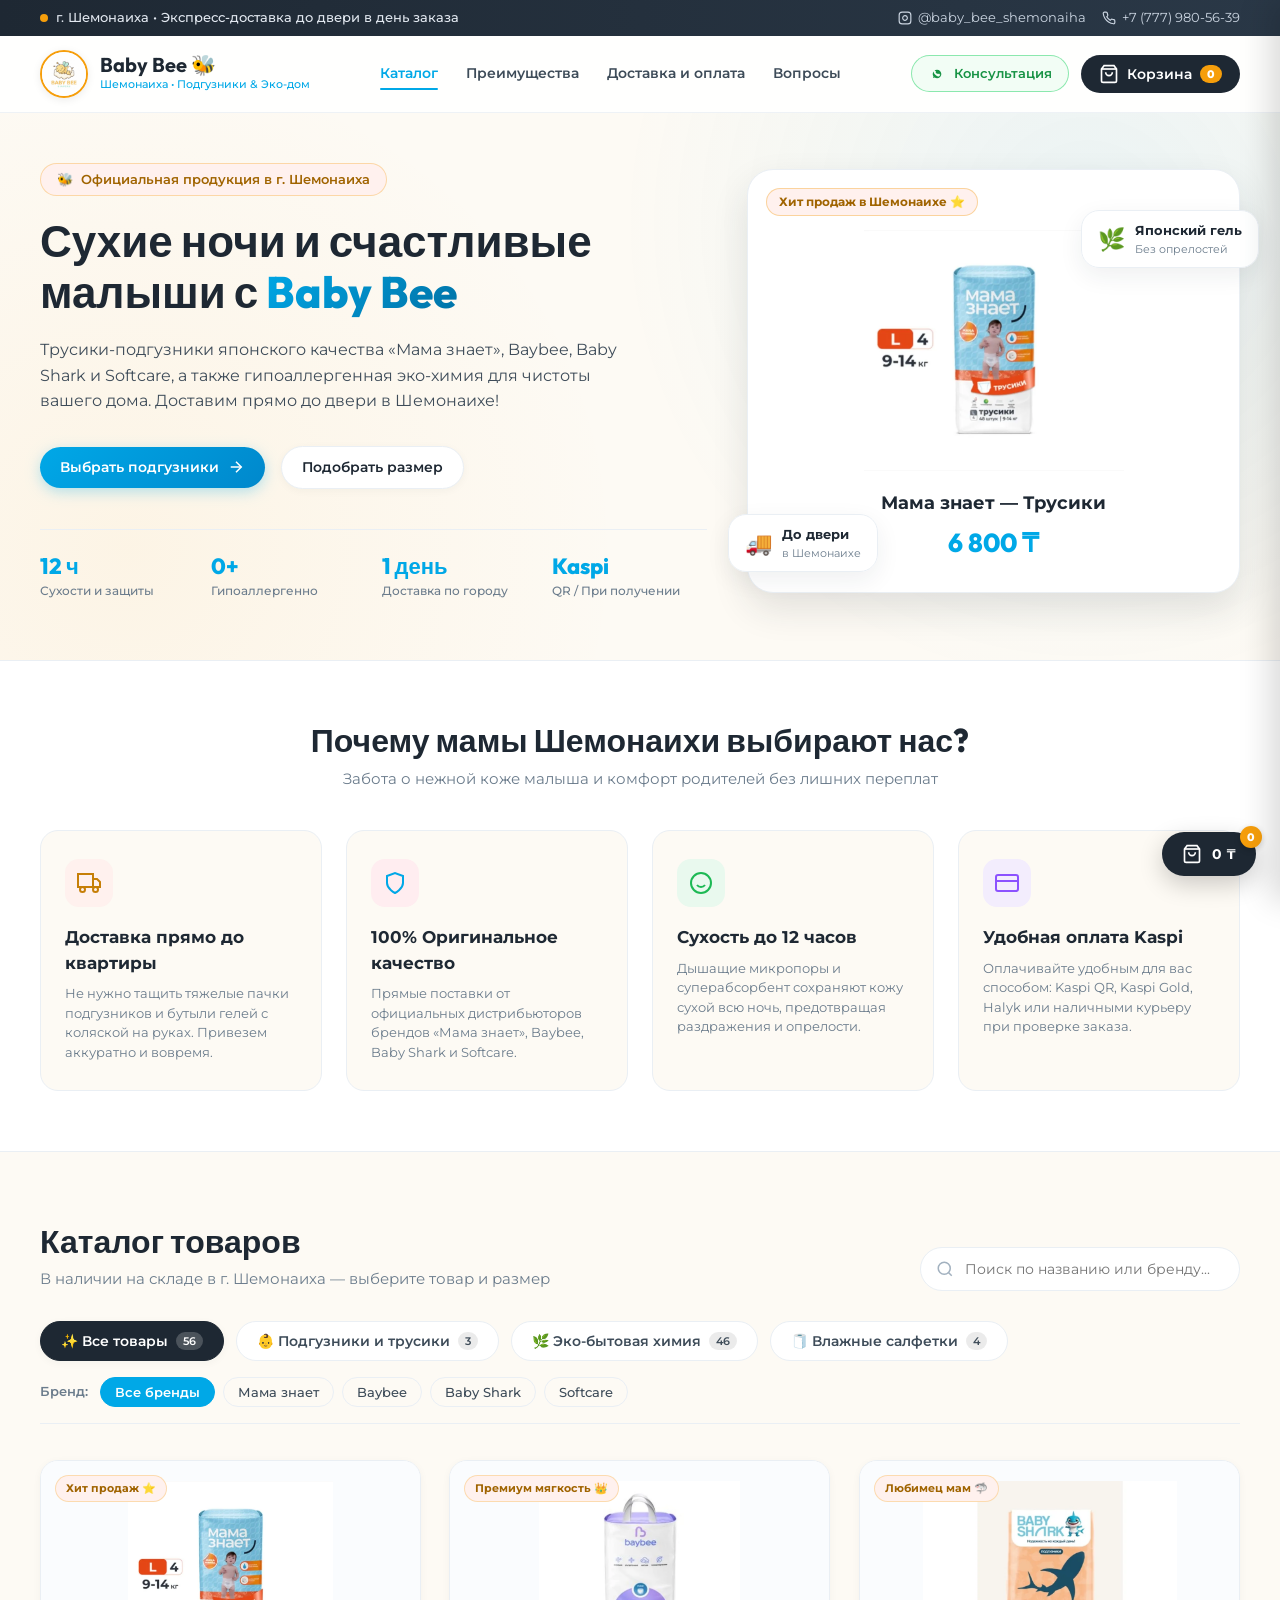
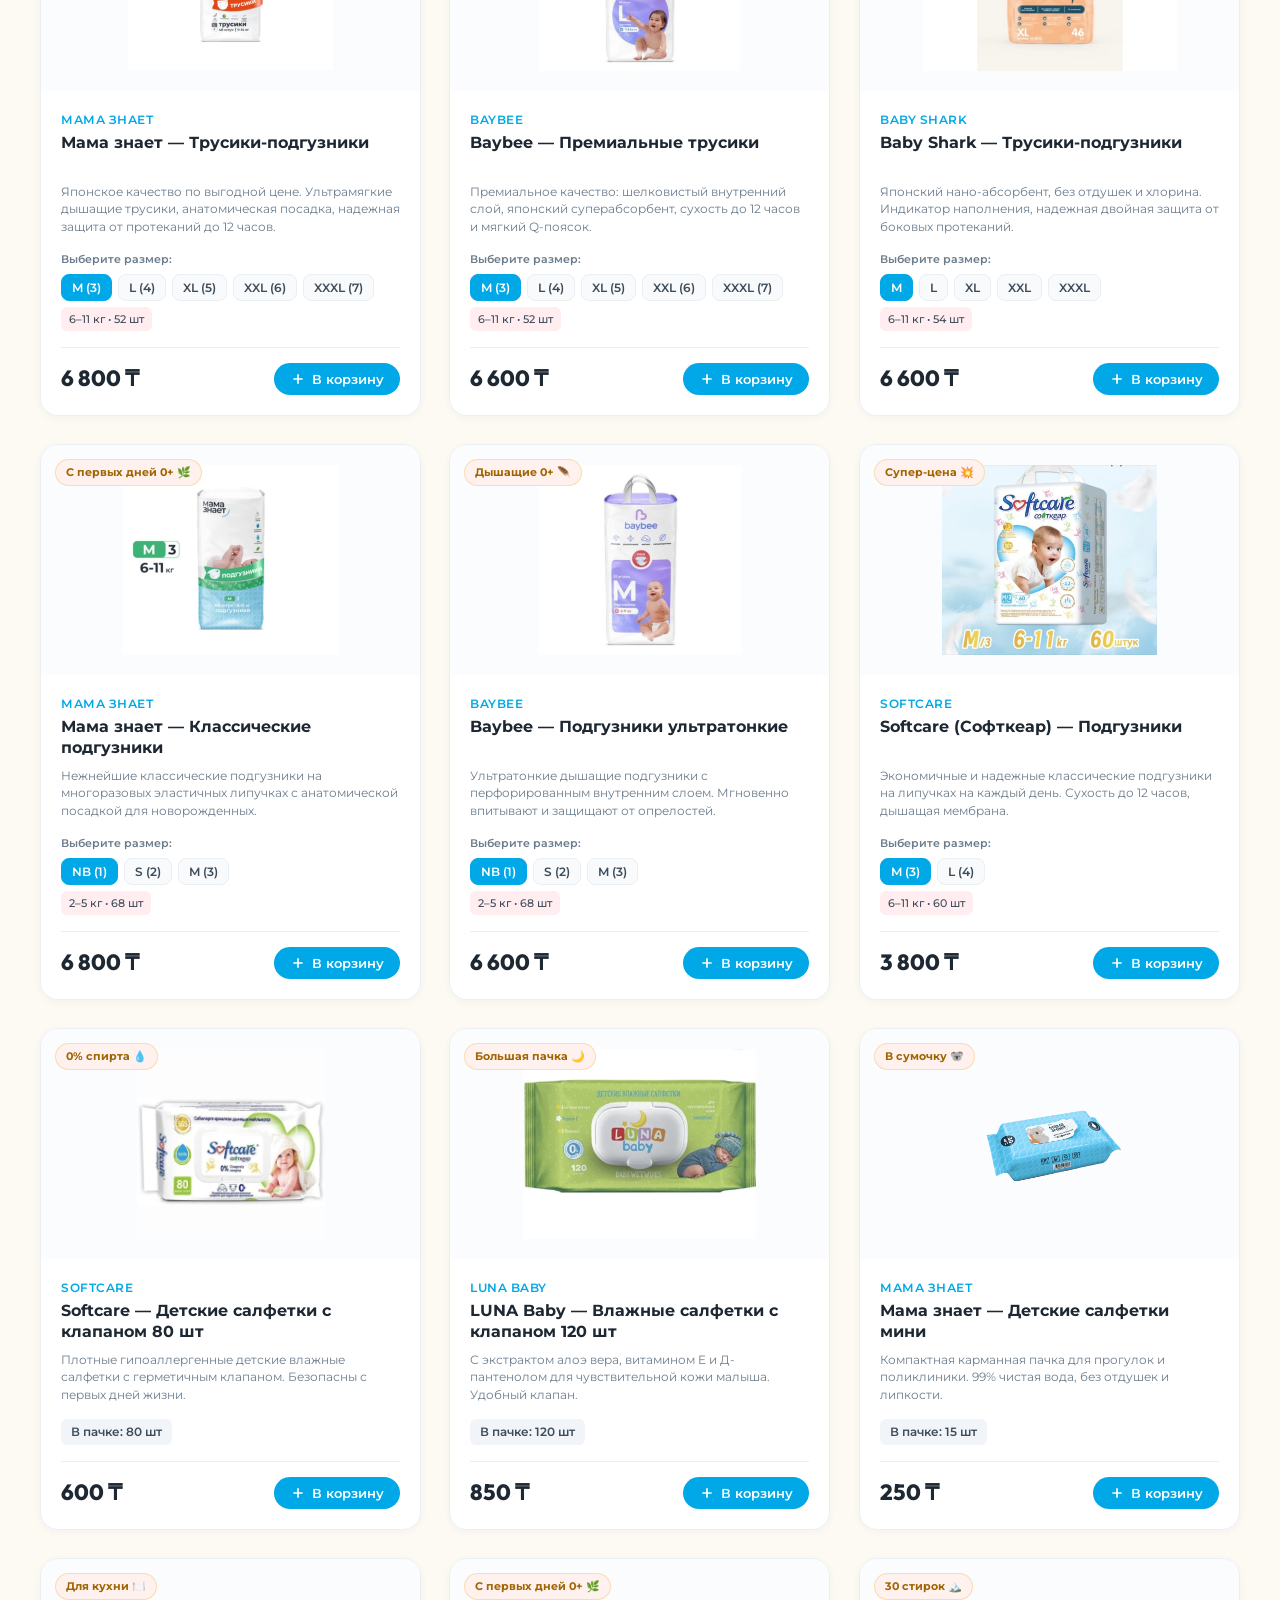
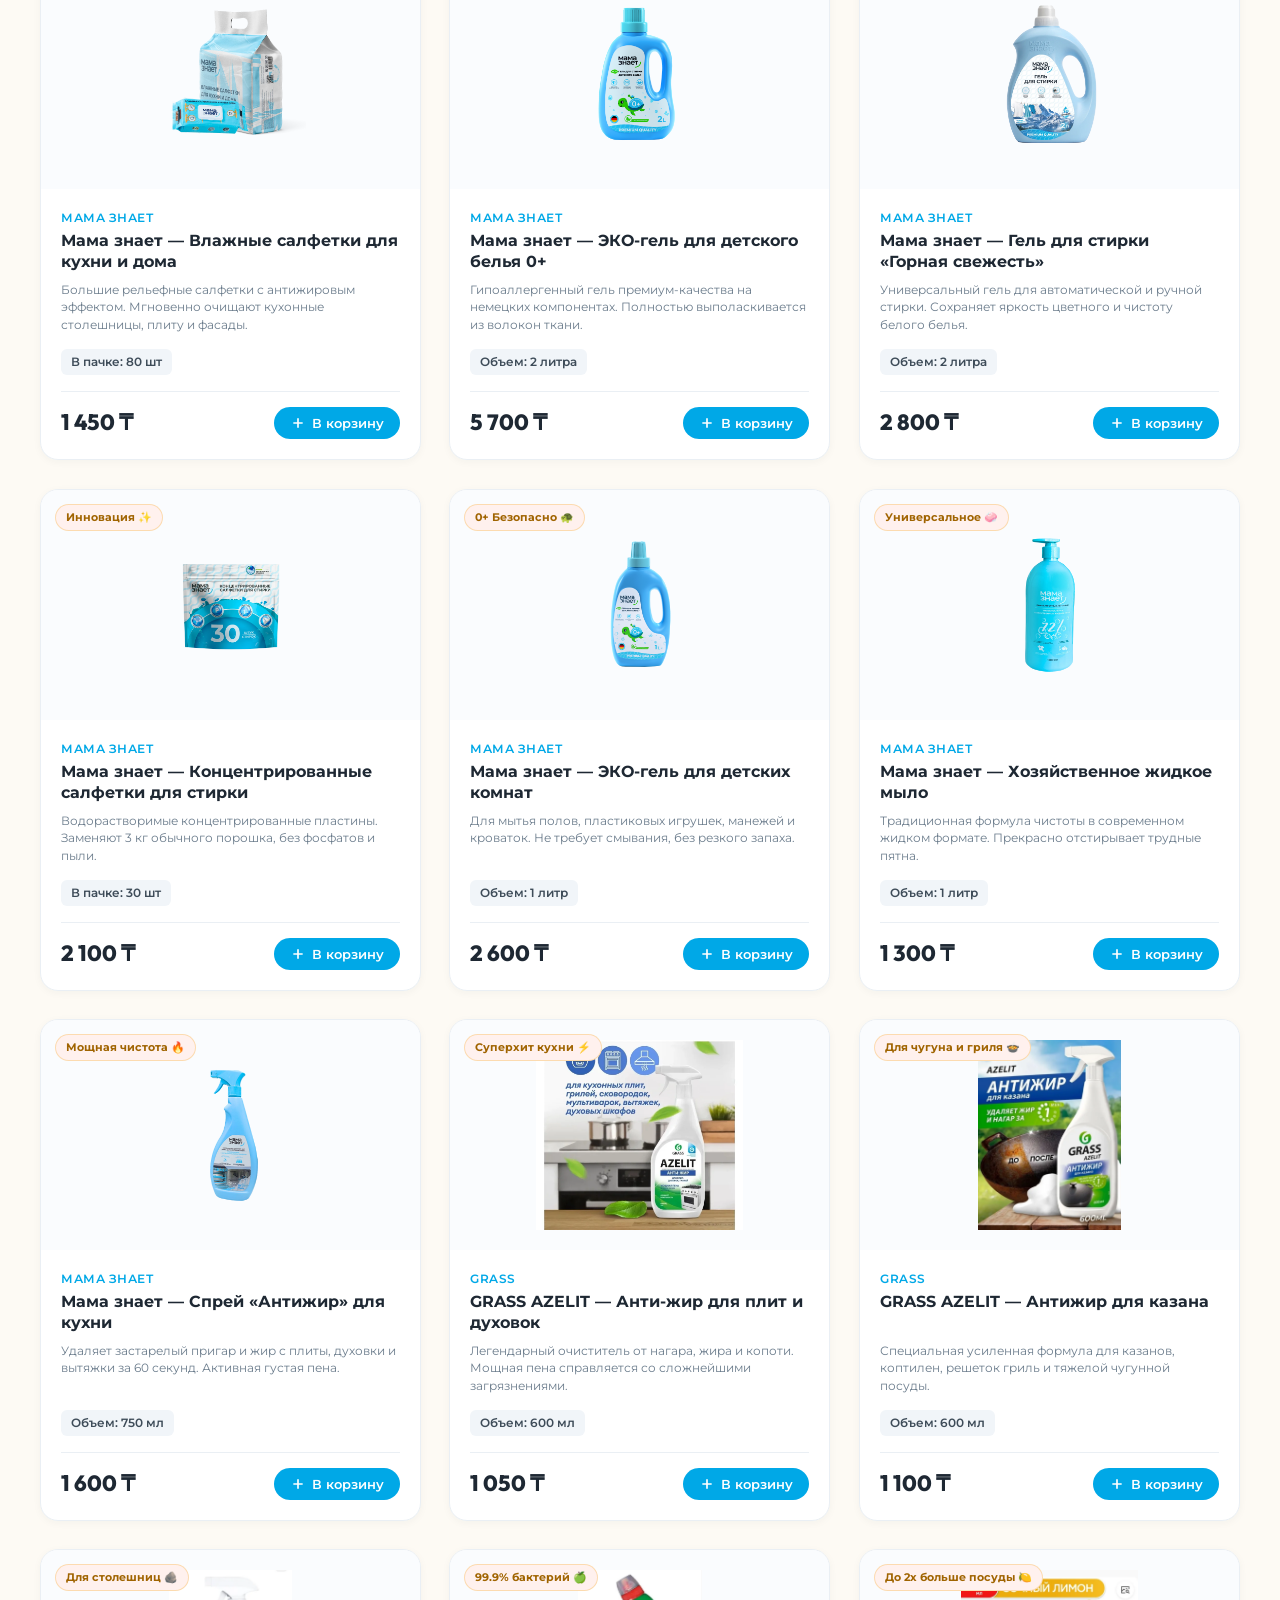
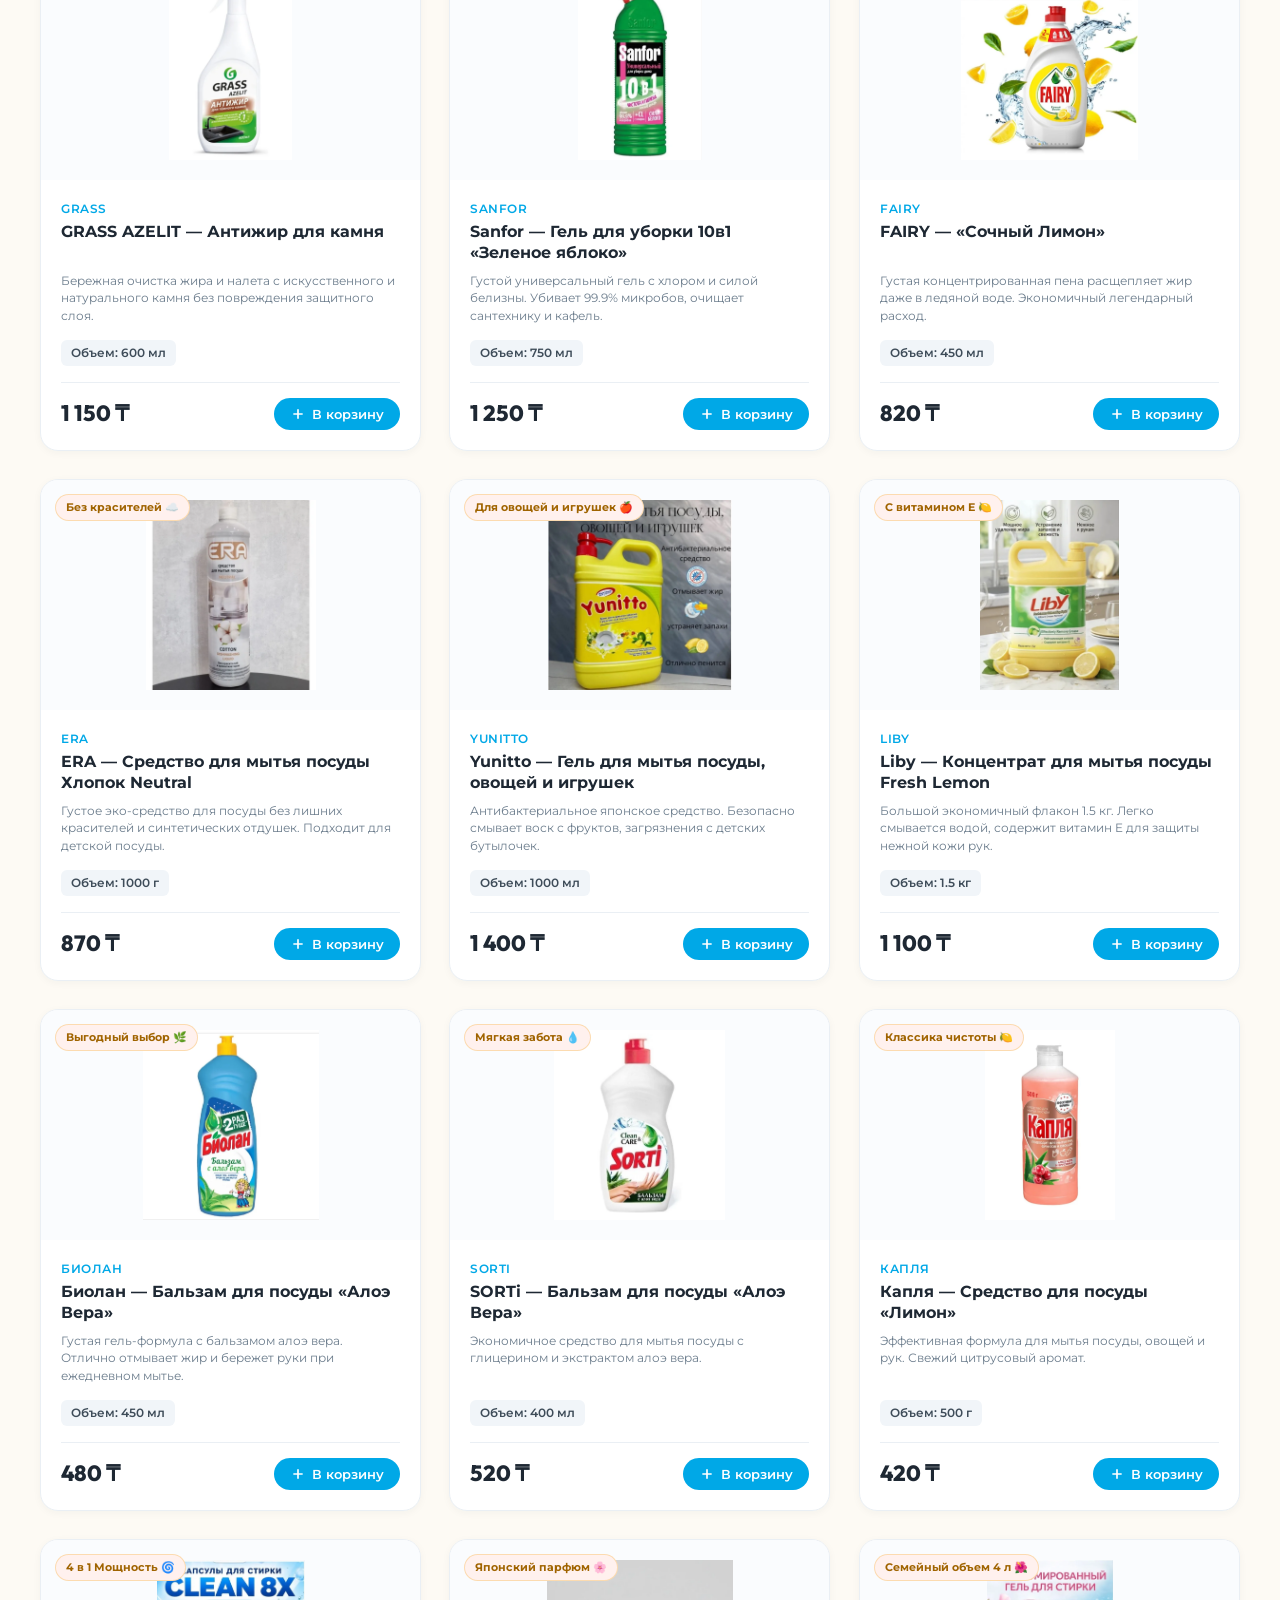
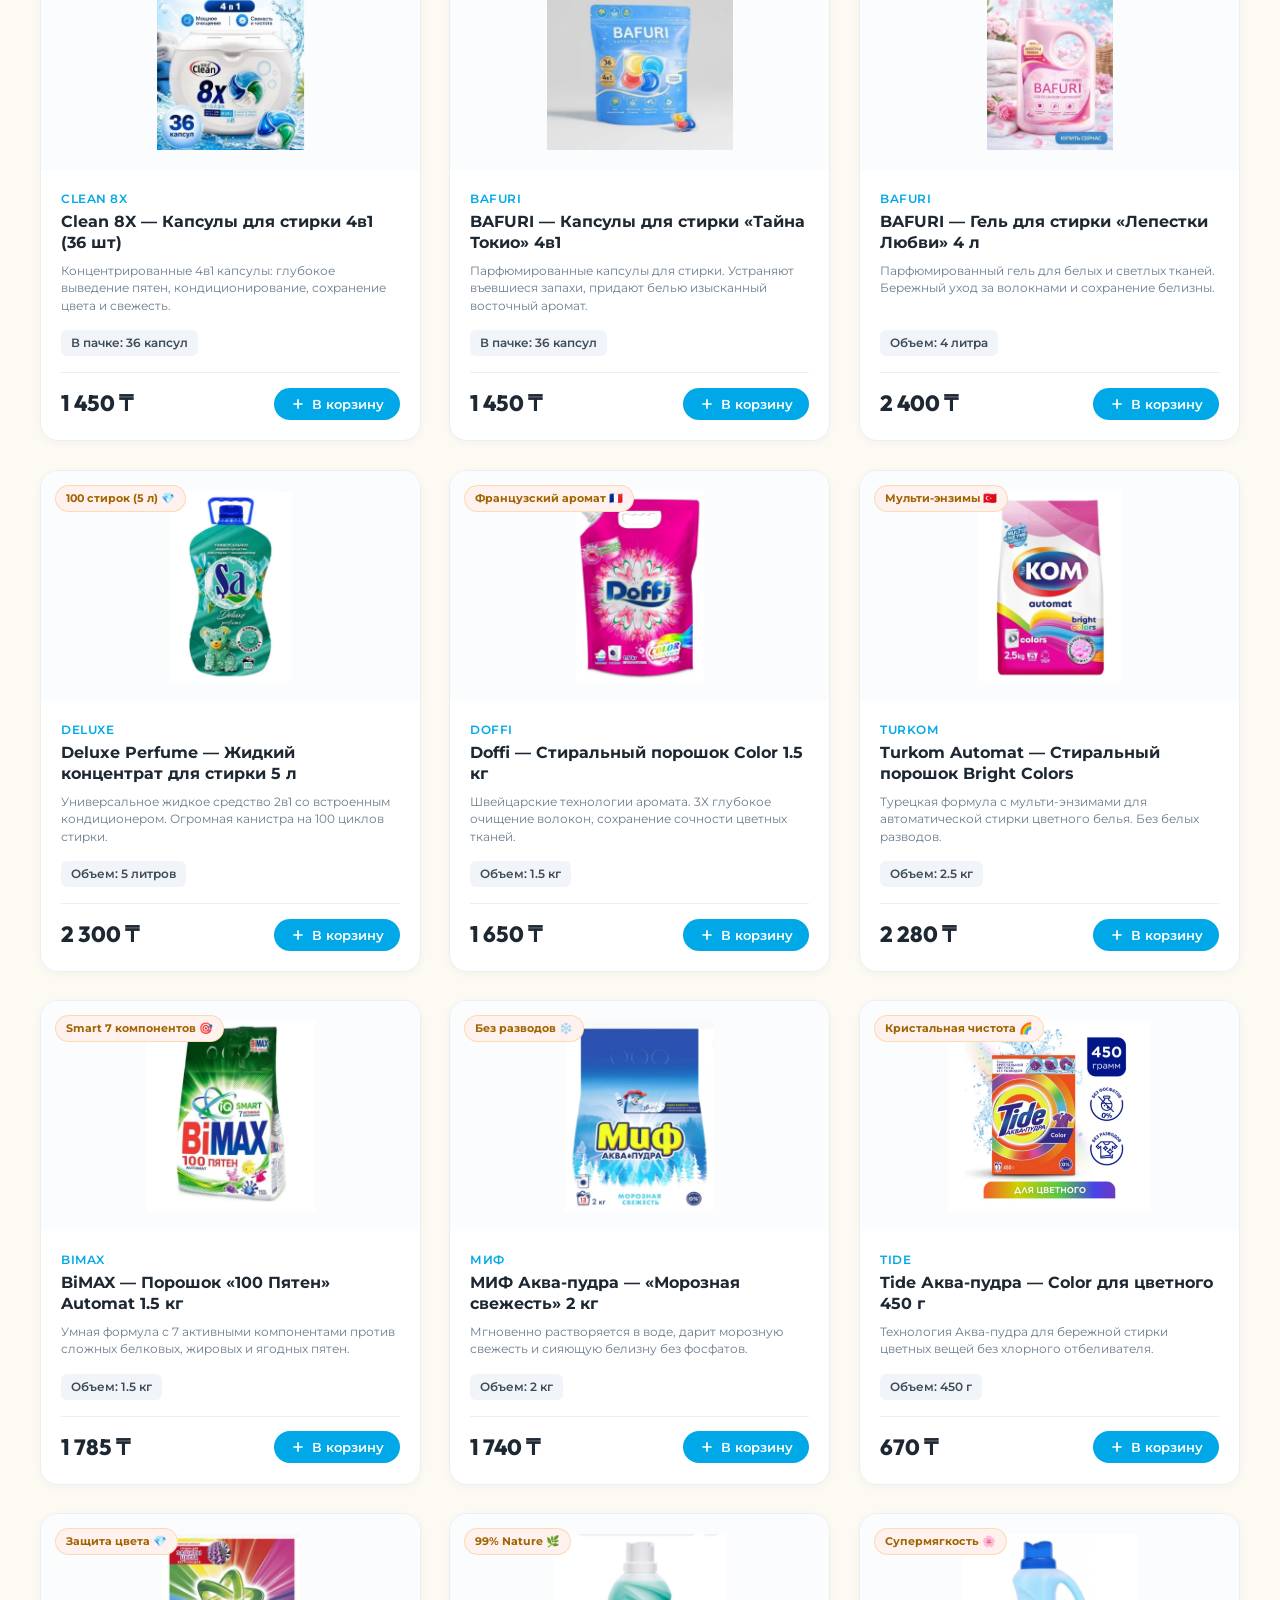
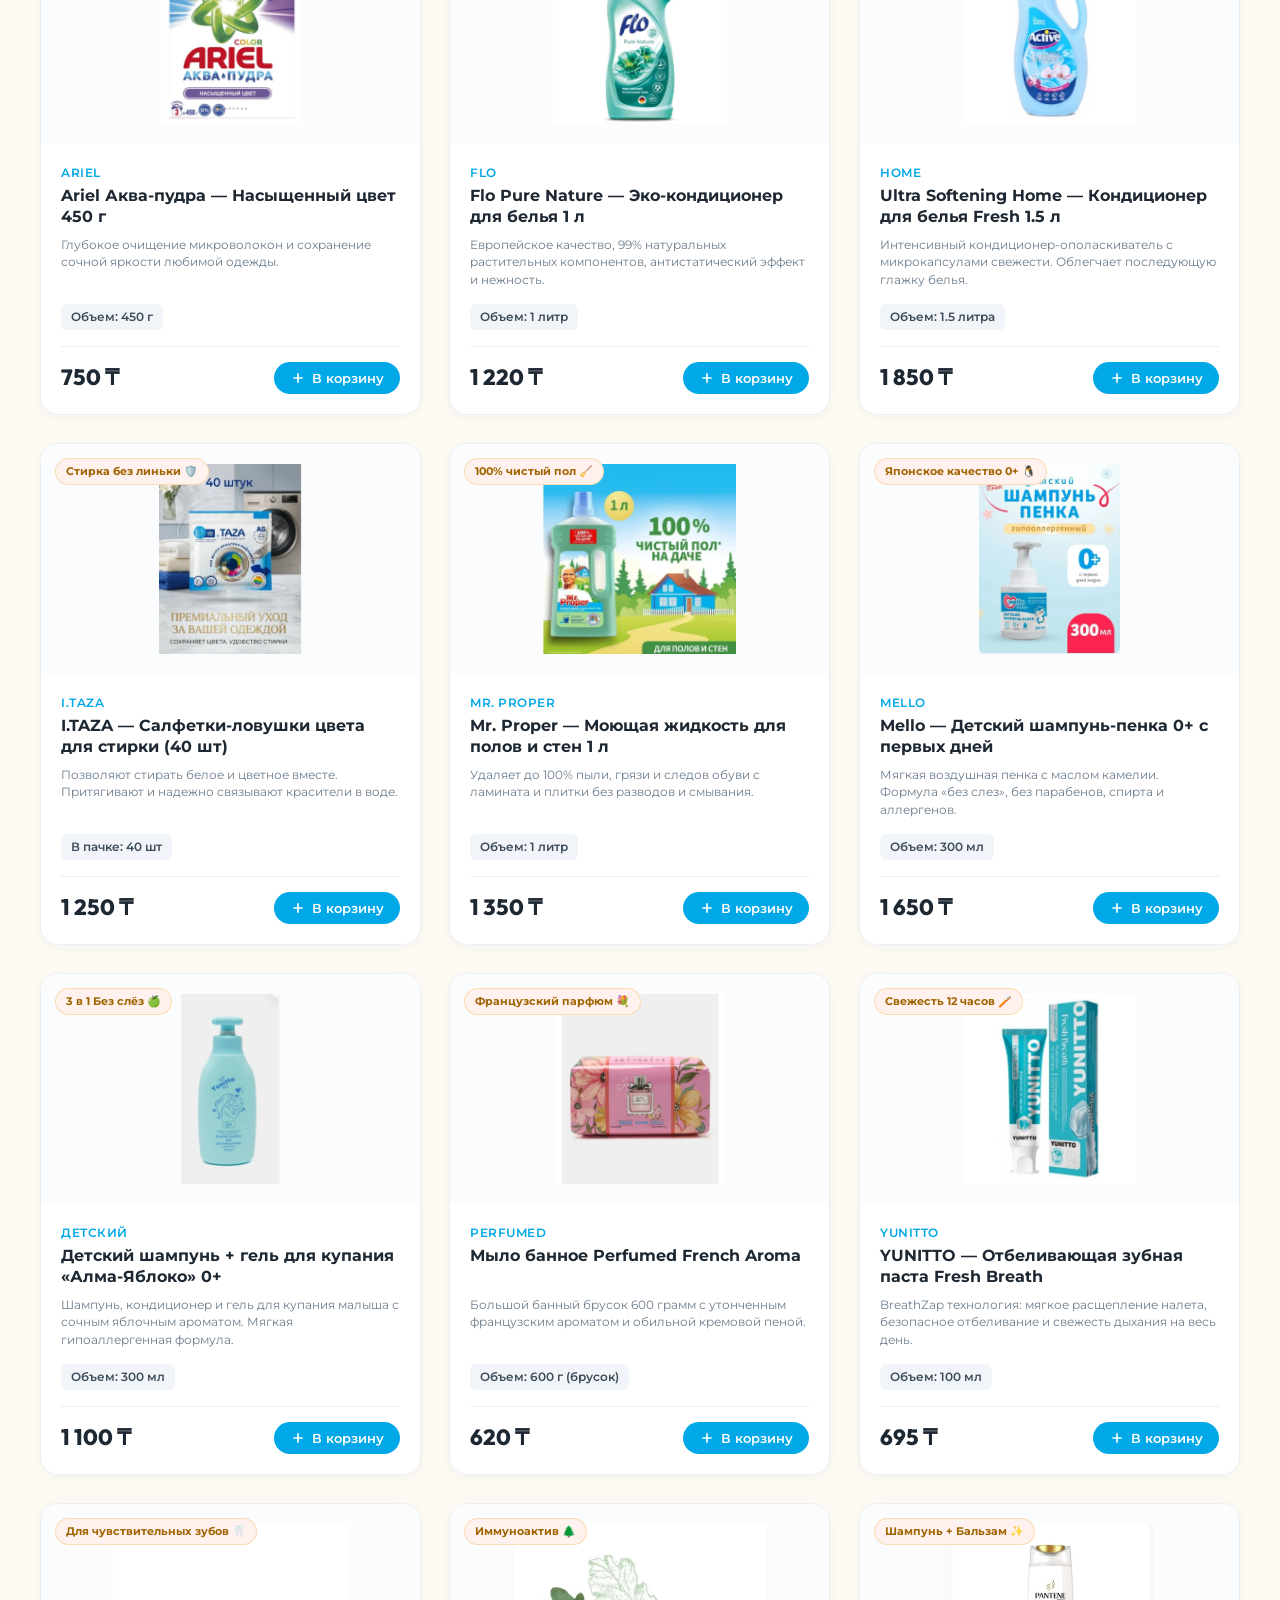
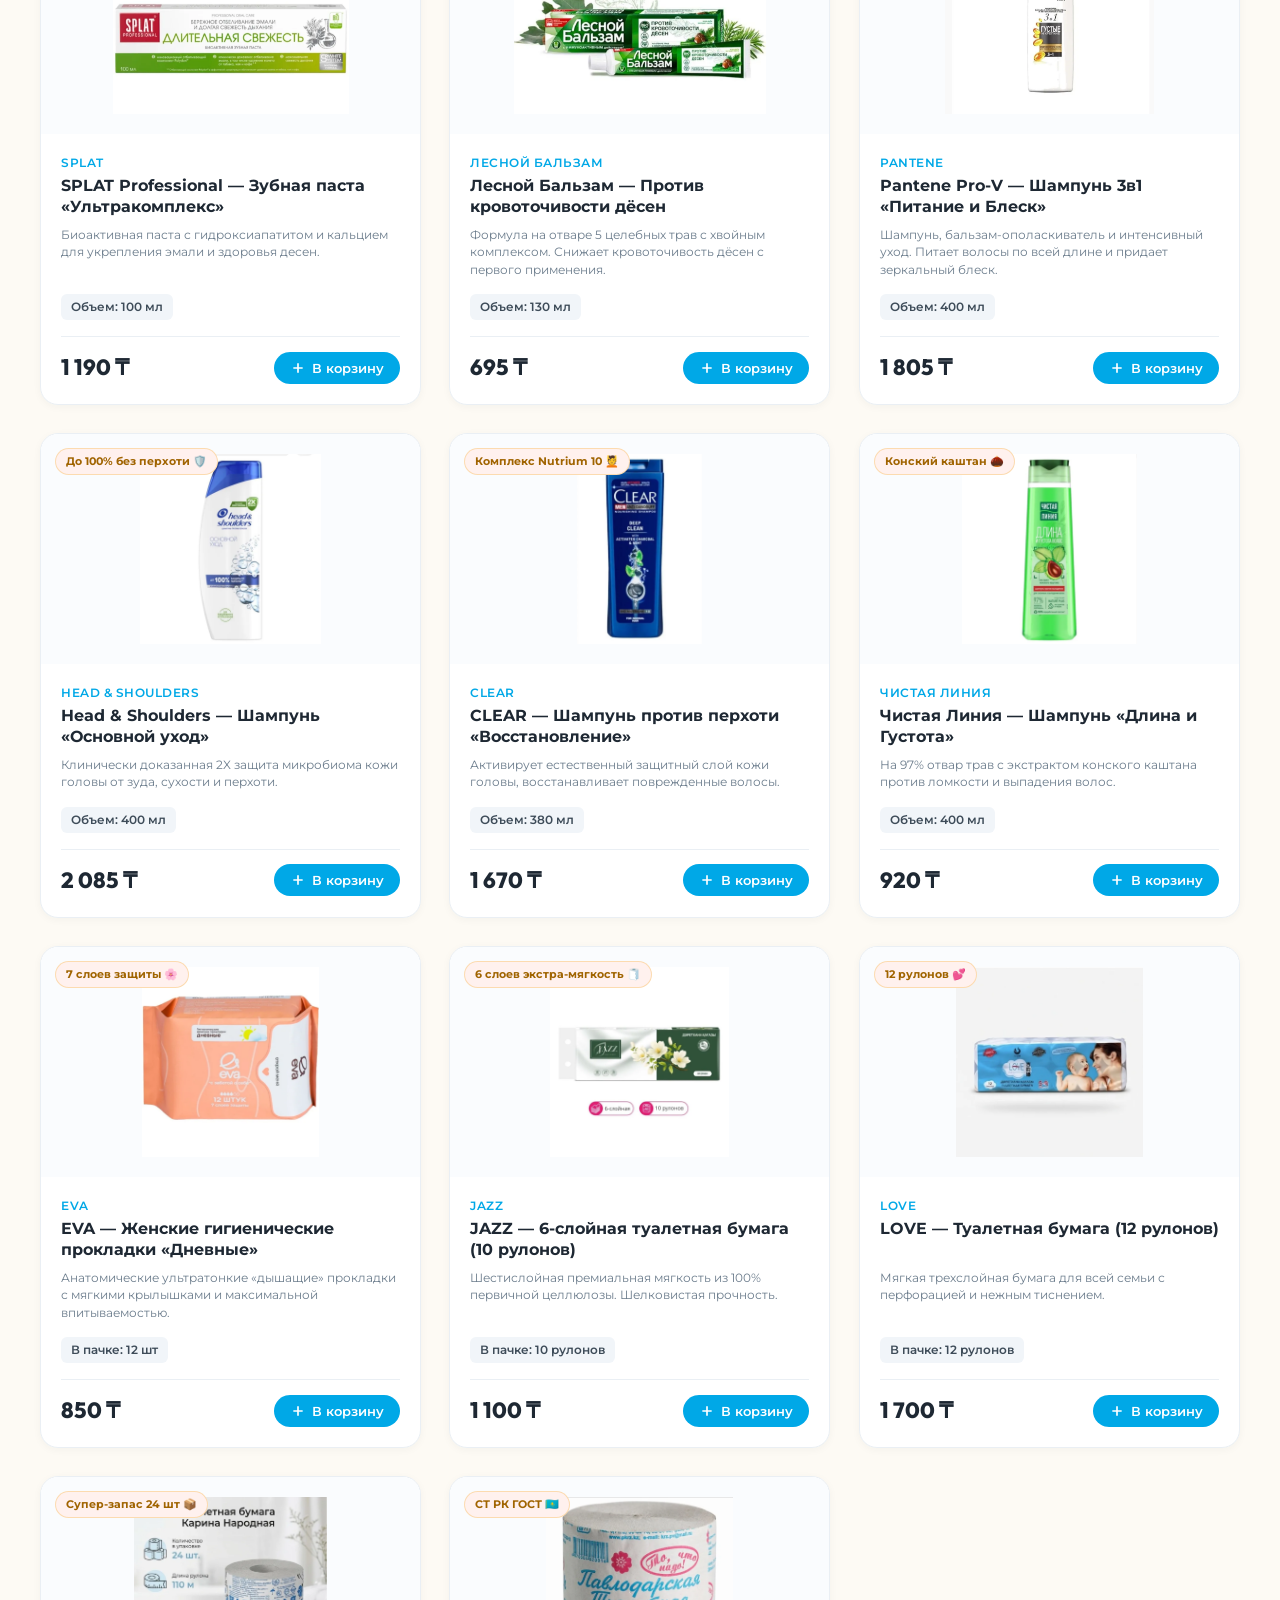
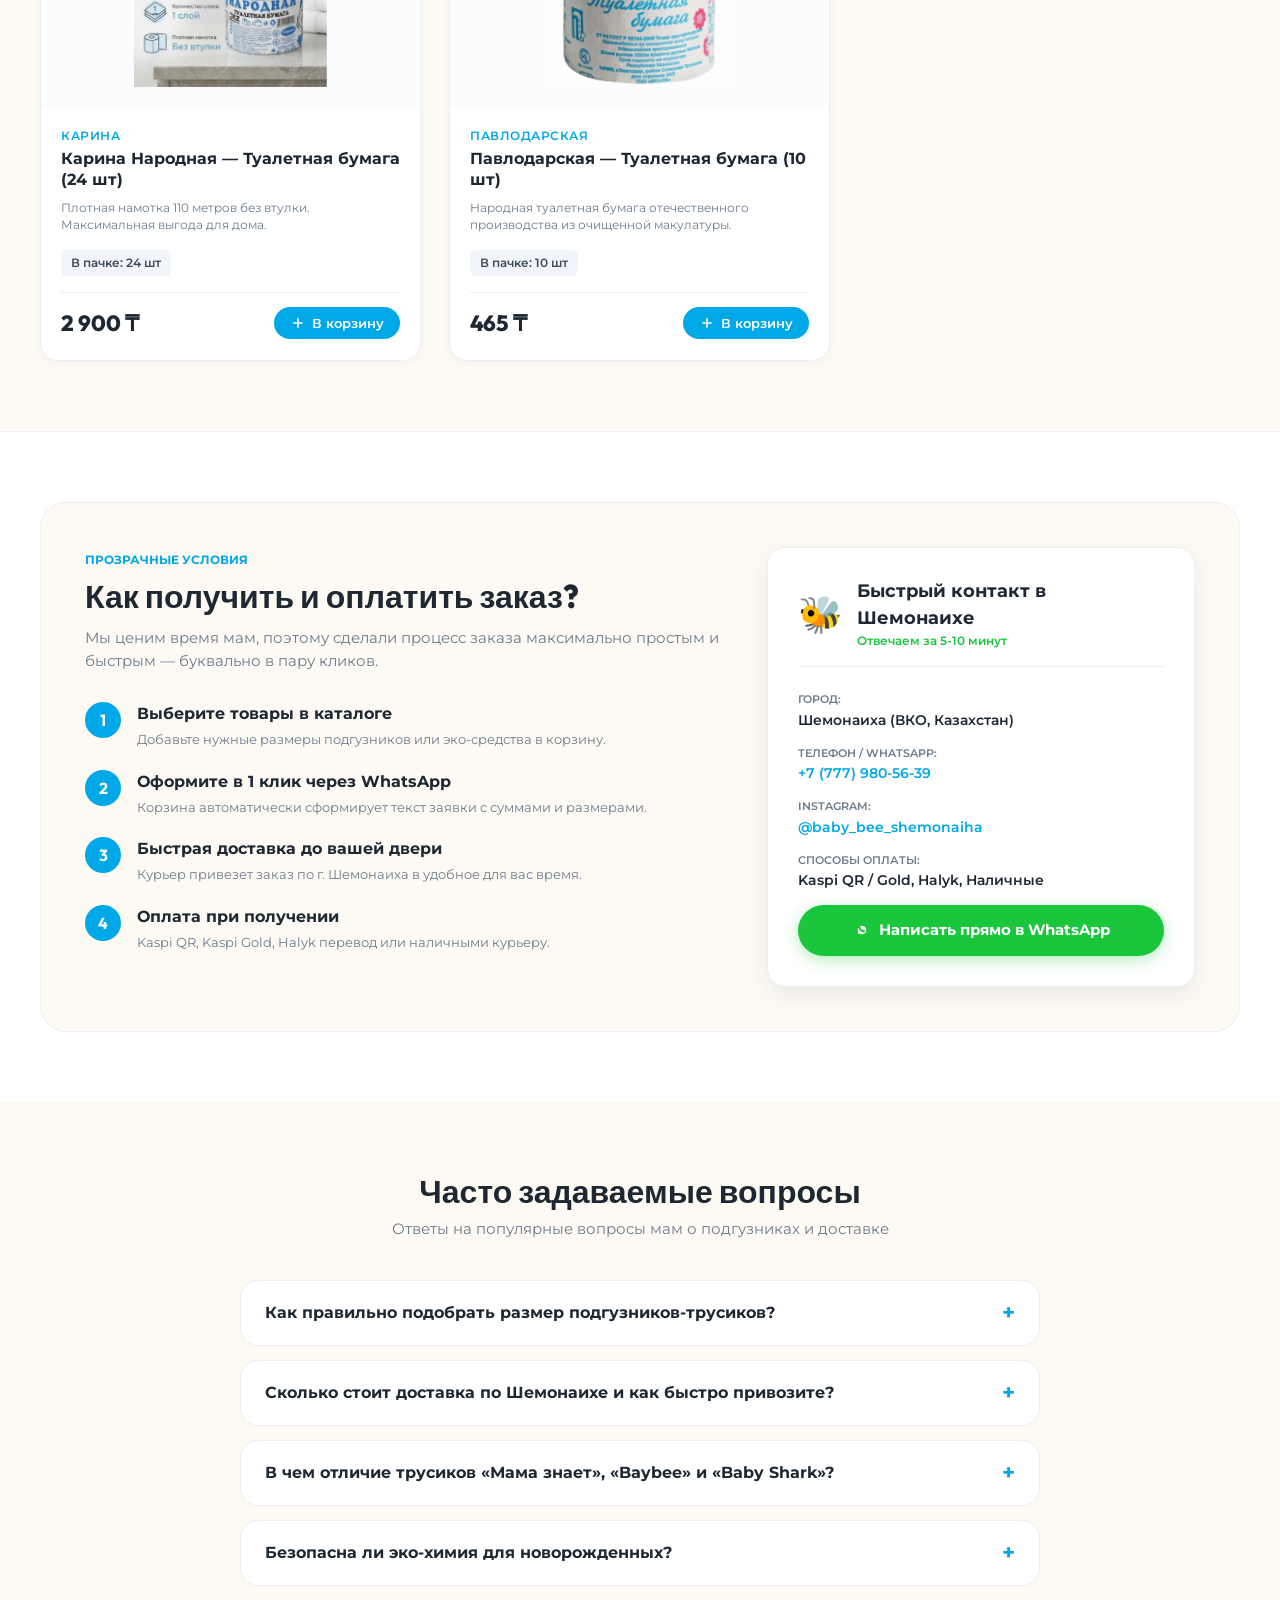
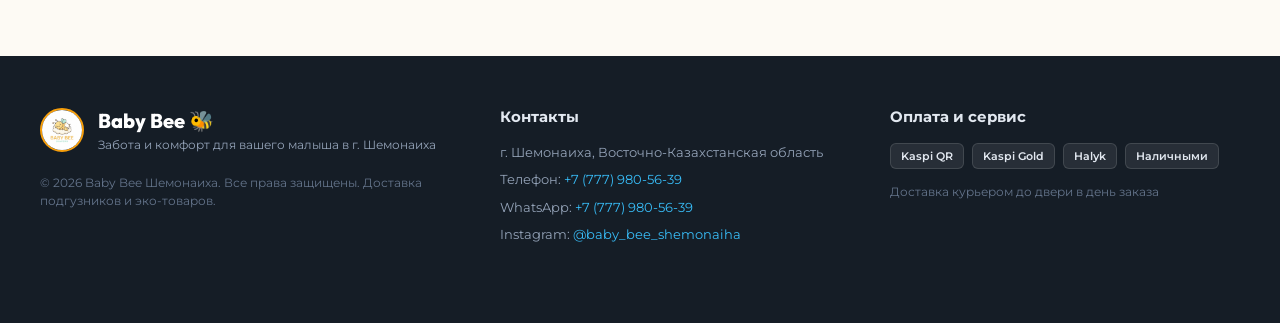
<file: index.storefront.html>
<!DOCTYPE html>
<html lang="ru">
<head>
  <meta charset="UTF-8">
  <meta name="viewport" content="width=device-width, initial-scale=1.0">
  <title>Baby Bee — Доставка подгузников и эко-товаров в г. Шемонаиха</title>
  <meta name="description" content="Интернет-витрина подгузников и детских товаров Baby Bee в г. Шемонаиха. Трусики «Мама знает», Baybee, Baby Shark, Softcare, эко-гели для стирки. Быстрая доставка до двери!">
  
  <!-- Favicon / Logo -->
  <link rel="icon" type="image/jpeg" href="images/logo.jpg">
  
  <!-- Google Fonts: Montserrat + Outfit -->
  <link rel="preconnect" href="https://fonts.googleapis.com">
  <link rel="preconnect" href="https://fonts.gstatic.com" crossorigin>
  <link href="https://fonts.googleapis.com/css2?family=Montserrat:wght@400;500;600;700;800;900&family=Outfit:wght@400;500;600;700&display=swap" rel="stylesheet">
  
  <!-- Stylesheet -->
  <link rel="stylesheet" href="css/style.css">
</head>
<body>

  <!-- Top Announcement Bar -->
  <div class="top-bar">
    <div class="container top-bar__content">
      <div class="top-bar__tag">
        <span class="pulse-dot"></span>
        <span>г. Шемонаиха • Экспресс-доставка до двери в день заказа</span>
      </div>
      <div class="top-bar__links">
        <a href="https://instagram.com/baby_bee_shemonaiha" target="_blank" rel="noopener" class="top-bar__link">
          <svg class="icon" viewBox="0 0 24 24" fill="none" stroke="currentColor" stroke-width="2"><rect x="2" y="2" width="20" height="20" rx="5" ry="5"></rect><path d="M16 11.37A4 4 0 1 1 12.63 8 4 4 0 0 1 16 11.37z"></path><line x1="17.5" y1="6.5" x2="17.51" y2="6.5"></line></svg>
          <span>@baby_bee_shemonaiha</span>
        </a>
        <a href="tel:+77779805639" class="top-bar__link">
          <svg class="icon" viewBox="0 0 24 24" fill="none" stroke="currentColor" stroke-width="2"><path d="M22 16.92v3a2 2 0 0 1-2.18 2 19.79 19.79 0 0 1-8.63-3.07 19.5 19.5 0 0 1-6-6 19.79 19.79 0 0 1-3.07-8.67A2 2 0 0 1 4.11 2h3a2 2 0 0 1 2 1.72 12.84 12.84 0 0 0 .7 2.81 2 2 0 0 1-.45 2.11L8.09 9.91a16 16 0 0 0 6 6l1.27-1.27a2 2 0 0 1 2.11-.45 12.84 12.84 0 0 0 2.81.7A2 2 0 0 1 22 16.92z"></path></svg>
          <span>+7 (777) 980-56-39</span>
        </a>
      </div>
    </div>
  </div>

  <!-- Header / Navigation -->
  <header class="header">
    <div class="container header__container">
      <a href="#" class="brand-logo">
        <img src="images/logo.jpg" alt="Baby Bee Шемонаиха" class="brand-logo__img">
        <div class="brand-logo__text">
          <span class="brand-logo__title">Baby Bee 🐝</span>
          <span class="brand-logo__sub">Шемонаиха • Подгузники & Эко-дом</span>
        </div>
      </a>

      <nav class="nav">
        <a href="#catalog" class="nav__link active">Каталог</a>
        <a href="#advantages" class="nav__link">Преимущества</a>
        <a href="#delivery" class="nav__link">Доставка и оплата</a>
        <a href="#faq" class="nav__link">Вопросы</a>
      </nav>

      <div class="header__actions">
        <a href="https://wa.me/77779805639?text=%D0%97%D0%B4%D1%80%D0%B0%D0%B2%D1%81%D1%82%D0%B2%D1%83%D0%B9%D1%82%D0%B5!%20%D0%A5%D0%BE%D1%87%D1%83%20%D0%BF%D1%80%D0%BE%D0%BA%D0%BE%D0%BD%D1%81%D1%83%D0%BB%D1%8C%D1%82%D0%B8%D1%80%D0%BE%D0%B2%D0%B0%D1%82%D1%8C%D1%81%D1%8F%20%D0%BF%D0%BE%20%D0%BF%D0%BE%D0%B4%D0%B3%D1%83%D0%B7%D0%BD%D0%B8%D0%BA%D0%B0%D0%BC%20%F0%9F%90%9D" target="_blank" rel="noopener" class="btn btn--whatsapp-outline">
          <svg class="icon-wa" viewBox="0 0 24 24" fill="currentColor"><path d="M12.031 6.172c-3.181 0-5.767 2.586-5.768 5.766-.001 1.298.38 2.27 1.019 3.287l-.582 2.128 2.182-.573c.978.58 1.911.928 3.145.929 3.178 0 5.767-2.587 5.768-5.766.001-3.187-2.575-5.771-5.764-5.771zm3.392 8.244c-.144.405-.837.774-1.17.824-.312.045-.634.07-.941.015-1.428-.255-2.587-1.144-3.56-2.115-.976-.97-1.86-2.13-2.114-3.56-.055-.306-.03-.628.016-.941.05-.333.419-1.026.824-1.17.203-.072.434-.072.637 0 .15.053.303.14.417.253.344.341.688.683 1.031 1.025.109.109.176.242.176.388 0 .147-.067.28-.176.389l-.337.337c-.109.109-.109.288 0 .397.432.432.93.811 1.488 1.119.559.309 1.146.541 1.765.688.15.035.303-.027.4-.124l.338-.338c.109-.109.242-.176.389-.176.146 0 .279.067.388.176.342.343.684.687 1.025 1.031.113.114.2.267.253.417.072.203.072.434 0 .637z"/></svg>
          <span>Консультация</span>
        </a>
        
        <button id="cartBtn" class="cart-trigger-btn" aria-label="Открыть корзину">
          <svg class="icon-cart" viewBox="0 0 24 24" fill="none" stroke="currentColor" stroke-width="2"><path d="M6 2L3 6v14a2 2 0 0 0 2 2h14a2 2 0 0 0 2-2V6l-3-4z"></path><line x1="3" y1="6" x2="21" y2="6"></line><path d="M16 10a4 4 0 0 1-8 0"></path></svg>
          <span class="cart-trigger-btn__text">Корзина</span>
          <span id="cartCountBadge" class="cart-badge">0</span>
        </button>
      </div>
    </div>
  </header>

  <!-- Hero Banner -->
  <section class="hero">
    <div class="container hero__container">
      <div class="hero__content">
        <div class="hero__pill">
          <span class="hero__pill-emoji">🐝</span>
          <span>Официальная продукция в г. Шемонаиха</span>
        </div>
        <h1 class="hero__title">
          Сухие ночи и счастливые малыши с <span class="gradient-text">Baby Bee</span>
        </h1>
        <p class="hero__desc">
          Трусики-подгузники японского качества «Мама знает», Baybee, Baby Shark и Softcare, а также гипоаллергенная эко-химия для чистоты вашего дома. Доставим прямо до двери в Шемонаихе!
        </p>

        <div class="hero__actions">
          <a href="#catalog" class="btn btn--primary">
            <span>Выбрать подгузники</span>
            <svg class="icon-arrow" viewBox="0 0 24 24" fill="none" stroke="currentColor" stroke-width="2"><line x1="5" y1="12" x2="19" y2="12"></line><polyline points="12 5 19 12 12 19"></polyline></svg>
          </a>
          <a href="https://wa.me/77779805639?text=%D0%97%D0%B4%D1%80%D0%B0%D0%B2%D1%81%D1%82%D0%B2%D1%83%D0%B9%D1%82%D0%B5!%20%D0%9F%D0%BE%D0%BC%D0%BE%D0%B3%D0%B8%D1%82%D0%B5%20%D0%BF%D0%BE%D0%B4%D0%BE%D0%B1%D1%80%D0%B0%D1%82%D1%8C%20%D1%80%D0%B0%D0%B7%D0%BC%D0%B5%D1%80%20%D0%BF%D0%BE%D0%B4%D0%B3%D1%83%D0%B7%D0%BD%D0%B8%D0%BA%D0%BE%D0%B2%20%D0%BF%D0%BE%20%D0%B2%D0%B5%D1%81%D1%83%20%D0%BC%D0%B0%D0%BB%D1%8B%D1%88%D0%B0%20%F0%9F%91%B6" target="_blank" rel="noopener" class="btn btn--secondary">
            <span>Подобрать размер</span>
          </a>
        </div>

        <!-- Quick Stats / Highlights -->
        <div class="hero__stats">
          <div class="stat-card">
            <span class="stat-card__number">12 ч</span>
            <span class="stat-card__label">Сухости и защиты</span>
          </div>
          <div class="stat-card">
            <span class="stat-card__number">0+</span>
            <span class="stat-card__label">Гипоаллергенно</span>
          </div>
          <div class="stat-card">
            <span class="stat-card__number">1 день</span>
            <span class="stat-card__label">Доставка по городу</span>
          </div>
          <div class="stat-card">
            <span class="stat-card__number">Kaspi</span>
            <span class="stat-card__label">QR / При получении</span>
          </div>
        </div>
      </div>

      <div class="hero__media">
        <div class="hero-card-preview">
          <div class="hero-badge">Хит продаж в Шемонаихе ⭐</div>
          <img src="images/products/mama_znaet_pants.webp" alt="Мама знает трусики" class="hero-card-preview__img">
          <div class="hero-card-preview__caption">
            <div class="hero-card-preview__name">Мама знает — Трусики</div>
            <div class="hero-card-preview__price">6 800 ₸</div>
          </div>
          <div class="hero-floating-badge hero-floating-badge--1">
            <span class="emoji">🚚</span>
            <div>
              <strong>До двери</strong>
              <small>в Шемонаихе</small>
            </div>
          </div>
          <div class="hero-floating-badge hero-floating-badge--2">
            <span class="emoji">🌿</span>
            <div>
              <strong>Японский гель</strong>
              <small>Без опрелостей</small>
            </div>
          </div>
        </div>
      </div>
    </div>
  </section>

  <!-- Advantages Section -->
  <section id="advantages" class="advantages-section">
    <div class="container">
      <div class="section-header">
        <h2 class="section-title">Почему мамы Шемонаихи выбирают нас?</h2>
        <p class="section-subtitle">Забота о нежной коже малыша и комфорт родителей без лишних переплат</p>
      </div>

      <div class="advantages-grid">
        <div class="adv-card">
          <div class="adv-card__icon adv-card__icon--yellow">
            <svg viewBox="0 0 24 24" fill="none" stroke="currentColor" stroke-width="2"><rect x="1" y="3" width="15" height="13"></rect><polygon points="16 8 20 8 23 11 23 16 16 16 16 8"></polygon><circle cx="5.5" cy="18.5" r="2.5"></circle><circle cx="18.5" cy="18.5" r="2.5"></circle></svg>
          </div>
          <h3 class="adv-card__title">Доставка прямо до квартиры</h3>
          <p class="adv-card__text">Не нужно тащить тяжелые пачки подгузников и бутыли гелей с коляской на руках. Привезем аккуратно и вовремя.</p>
        </div>

        <div class="adv-card">
          <div class="adv-card__icon adv-card__icon--blue">
            <svg viewBox="0 0 24 24" fill="none" stroke="currentColor" stroke-width="2"><path d="M12 22s8-4 8-10V5l-8-3-8 3v7c0 6 8 10 8 10z"></path></svg>
          </div>
          <h3 class="adv-card__title">100% Оригинальное качество</h3>
          <p class="adv-card__text">Прямые поставки от официальных дистрибьюторов брендов «Мама знает», Baybee, Baby Shark и Softcare.</p>
        </div>

        <div class="adv-card">
          <div class="adv-card__icon adv-card__icon--green">
            <svg viewBox="0 0 24 24" fill="none" stroke="currentColor" stroke-width="2"><circle cx="12" cy="12" r="10"></circle><path d="M8 14s1.5 2 4 2 4-2 4-2"></path><line x1="9" y1="9" x2="9.01" y2="9"></line><line x1="15" y1="9" x2="15.01" y2="9"></line></svg>
          </div>
          <h3 class="adv-card__title">Сухость до 12 часов</h3>
          <p class="adv-card__text">Дышащие микропоры и суперабсорбент сохраняют кожу сухой всю ночь, предотвращая раздражения и опрелости.</p>
        </div>

        <div class="adv-card">
          <div class="adv-card__icon adv-card__icon--purple">
            <svg viewBox="0 0 24 24" fill="none" stroke="currentColor" stroke-width="2"><rect x="1" y="4" width="22" height="16" rx="2" ry="2"></rect><line x1="1" y1="10" x2="23" y2="10"></line></svg>
          </div>
          <h3 class="adv-card__title">Удобная оплата Kaspi</h3>
          <p class="adv-card__text">Оплачивайте удобным для вас способом: Kaspi QR, Kaspi Gold, Halyk или наличными курьеру при проверке заказа.</p>
        </div>
      </div>
    </div>
  </section>

  <!-- Catalog Section -->
  <section id="catalog" class="catalog-section">
    <div class="container">
      <div class="catalog-head">
        <div>
          <h2 class="section-title">Каталог товаров</h2>
          <p class="section-subtitle">В наличии на складе в г. Шемонаиха — выберите товар и размер</p>
        </div>

        <!-- Search Bar -->
        <div class="catalog-search">
          <svg class="search-icon" viewBox="0 0 24 24" fill="none" stroke="currentColor" stroke-width="2"><circle cx="11" cy="11" r="8"></circle><line x1="21" y1="21" x2="16.65" y2="16.65"></line></svg>
          <input type="text" id="searchInput" placeholder="Поиск по названию или бренду..." aria-label="Поиск товаров">
        </div>
      </div>

      <!-- Category Filter Pills -->
      <div class="filter-categories">
        <button class="filter-btn active" data-category="all">
          <span>✨ Все товары</span>
          <span class="filter-count" id="countAll">14</span>
        </button>
        <button class="filter-btn" data-category="diapers">
          <span>👶 Подгузники и трусики</span>
          <span class="filter-count" id="countDiapers">4</span>
        </button>
        <button class="filter-btn" data-category="care">
          <span>🌿 Эко-бытовая химия</span>
          <span class="filter-count" id="countCare">7</span>
        </button>
        <button class="filter-btn" data-category="wipes">
          <span>🧻 Влажные салфетки</span>
          <span class="filter-count" id="countWipes">3</span>
        </button>
      </div>

      <!-- Brand Filter Tabs -->
      <div class="filter-brands">
        <span class="brand-label">Бренд:</span>
        <button class="brand-pill active" data-brand="all">Все бренды</button>
        <button class="brand-pill" data-brand="Мама знает">Мама знает</button>
        <button class="brand-pill" data-brand="Baybee">Baybee</button>
        <button class="brand-pill" data-brand="Baby Shark">Baby Shark</button>
        <button class="brand-pill" data-brand="Softcare">Softcare</button>
      </div>

      <!-- Products Grid -->
      <div id="productsGrid" class="products-grid">
        <!-- Rendered dynamically via app.js -->
        <div class="loading-state">
          <div class="spinner"></div>
          <p>Загрузка каталога товаров...</p>
        </div>
      </div>
    </div>
  </section>

  <!-- Delivery & Payment Section -->
  <section id="delivery" class="delivery-section">
    <div class="container">
      <div class="delivery-card">
        <div class="delivery-card__col">
          <div class="badge-sub">Прозрачные условия</div>
          <h2 class="delivery-title">Как получить и оплатить заказ?</h2>
          <p class="delivery-text">Мы ценим время мам, поэтому сделали процесс заказа максимально простым и быстрым — буквально в пару кликов.</p>

          <div class="steps-list">
            <div class="step-item">
              <div class="step-item__num">1</div>
              <div class="step-item__info">
                <h4>Выберите товары в каталоге</h4>
                <p>Добавьте нужные размеры подгузников или эко-средства в корзину.</p>
              </div>
            </div>

            <div class="step-item">
              <div class="step-item__num">2</div>
              <div class="step-item__info">
                <h4>Оформите в 1 клик через WhatsApp</h4>
                <p>Корзина автоматически сформирует текст заявки с суммами и размерами.</p>
              </div>
            </div>

            <div class="step-item">
              <div class="step-item__num">3</div>
              <div class="step-item__info">
                <h4>Быстрая доставка до вашей двери</h4>
                <p>Курьер привезет заказ по г. Шемонаиха в удобное для вас время.</p>
              </div>
            </div>

            <div class="step-item">
              <div class="step-item__num">4</div>
              <div class="step-item__info">
                <h4>Оплата при получении</h4>
                <p>Kaspi QR, Kaspi Gold, Halyk перевод или наличными курьеру.</p>
              </div>
            </div>
          </div>
        </div>

        <div class="delivery-card__col delivery-card__col--accent">
          <div class="order-box">
            <div class="order-box__header">
              <span class="order-box__icon">🐝</span>
              <div>
                <h3>Быстрый контакт в Шемонаихе</h3>
                <p>Отвечаем за 5-10 минут</p>
              </div>
            </div>

            <div class="order-box__item">
              <span class="label">Город:</span>
              <span class="value">Шемонаиха (ВКО, Казахстан)</span>
            </div>
            <div class="order-box__item">
              <span class="label">Телефон / WhatsApp:</span>
              <a href="https://wa.me/77779805639" class="value link">+7 (777) 980-56-39</a>
            </div>
            <div class="order-box__item">
              <span class="label">Instagram:</span>
              <a href="https://instagram.com/baby_bee_shemonaiha" target="_blank" class="value link">@baby_bee_shemonaiha</a>
            </div>
            <div class="order-box__item">
              <span class="label">Способы оплаты:</span>
              <span class="value">Kaspi QR / Gold, Halyk, Наличные</span>
            </div>

            <a href="https://wa.me/77779805639?text=%D0%97%D0%B4%D1%80%D0%B0%D0%B2%D1%81%D1%82%D0%B2%D1%83%D0%B9%D1%82%D0%B5!%20%D0%AF%20%D0%B8%D0%B7%20%D0%A8%D0%B5%D0%BC%D0%BE%D0%BD%D0%B0%D0%B8%D1%85%D0%B8%2C%20%D1%85%D0%BE%D1%87%D1%83%20%D1%81%D0%B4%D0%B5%D0%BB%D0%B0%D1%82%D1%8C%20%D0%B7%D0%B0%D0%BA%D0%B0%D0%B7%20%F0%9F%9B%92" target="_blank" rel="noopener" class="btn btn--whatsapp-solid">
              <svg class="icon-wa" viewBox="0 0 24 24" fill="currentColor"><path d="M12.031 6.172c-3.181 0-5.767 2.586-5.768 5.766-.001 1.298.38 2.27 1.019 3.287l-.582 2.128 2.182-.573c.978.58 1.911.928 3.145.929 3.178 0 5.767-2.587 5.768-5.766.001-3.187-2.575-5.771-5.764-5.771zm3.392 8.244c-.144.405-.837.774-1.17.824-.312.045-.634.07-.941.015-1.428-.255-2.587-1.144-3.56-2.115-.976-.97-1.86-2.13-2.114-3.56-.055-.306-.03-.628.016-.941.05-.333.419-1.026.824-1.17.203-.072.434-.072.637 0 .15.053.303.14.417.253.344.341.688.683 1.031 1.025.109.109.176.242.176.388 0 .147-.067.28-.176.389l-.337.337c-.109.109-.109.288 0 .397.432.432.93.811 1.488 1.119.559.309 1.146.541 1.765.688.15.035.303-.027.4-.124l.338-.338c.109-.109.242-.176.389-.176.146 0 .279.067.388.176.342.343.684.687 1.025 1.031.113.114.2.267.253.417.072.203.072.434 0 .637z"/></svg>
              <span>Написать прямо в WhatsApp</span>
            </a>
          </div>
        </div>
      </div>
    </div>
  </section>

  <!-- FAQ Section -->
  <section id="faq" class="faq-section">
    <div class="container">
      <div class="section-header">
        <h2 class="section-title">Часто задаваемые вопросы</h2>
        <p class="section-subtitle">Ответы на популярные вопросы мам о подгузниках и доставке</p>
      </div>

      <div class="faq-accordion">
        <details class="faq-item">
          <summary class="faq-question">
            <span>Как правильно подобрать размер подгузников-трусиков?</span>
            <span class="faq-icon">+</span>
          </summary>
          <div class="faq-answer">
            <p>Ориентируйтесь в первую очередь на реальный вес малыша и его телосложение. Если вес находится на верхней границе (например, 10.5 кг при диапазоне M 6–11 кг), рекомендуем брать размер с запасом — размер L (9–14 кг), чтобы поясок сидел свободно и не оставлял следов.</p>
          </div>
        </details>

        <details class="faq-item">
          <summary class="faq-question">
            <span>Сколько стоит доставка по Шемонаихе и как быстро привозите?</span>
            <span class="faq-icon">+</span>
          </summary>
          <div class="faq-answer">
            <p>Доставляем заказы в день оформления прямо до вашей квартиры или дома. Точные детали и время согласовываются индивидуально в WhatsApp для вашего максимального удобства.</p>
          </div>
        </details>

        <details class="faq-item">
          <summary class="faq-question">
            <span>В чем отличие трусиков «Мама знает», «Baybee» и «Baby Shark»?</span>
            <span class="faq-icon">+</span>
          </summary>
          <div class="faq-answer">
            <p><strong>«Мама знает»</strong> — флагманский казахстанско-японский бренд с высочайшей мягкостью и анатомическим кроем. <strong>«Baybee»</strong> — премиальная серия с шелковистым слоем для чувствительной кожи. <strong>«Baby Shark»</strong> — практичные, ультратонкие и яркие трусики на каждый день. Все три бренда используют премиальный японский абсорбент без хлора и отдушек.</p>
          </div>
        </details>

        <details class="faq-item">
          <summary class="faq-question">
            <span>Безопасна ли эко-химия для новорожденных?</span>
            <span class="faq-icon">+</span>
          </summary>
          <div class="faq-answer">
            <p>Да! ЭКО-гель для стирки «Мама знает» имеет маркировку 0+ с первых дней жизни, изготовлен на основе мягких ПАВ на немецких компонентах, полностью выполаскивается из волокон ткани и гипоаллергенен.</p>
          </div>
        </details>
      </div>
    </div>
  </section>

  <!-- Footer -->
  <footer class="footer">
    <div class="container footer__container">
      <div class="footer__brand">
        <div class="footer__logo">
          <img src="images/logo.jpg" alt="Baby Bee Шемонаиха" class="footer__logo-img">
          <div>
            <div class="footer__brand-title">Baby Bee 🐝</div>
            <div class="footer__brand-desc">Забота и комфорт для вашего малыша в г. Шемонаиха</div>
          </div>
        </div>
        <p class="footer__copy">© 2026 Baby Bee Шемонаиха. Все права защищены. Доставка подгузников и эко-товаров.</p>
      </div>

      <div class="footer__links">
        <h4>Контакты</h4>
        <p>г. Шемонаиха, Восточно-Казахстанская область</p>
        <p>Телефон: <a href="tel:+77779805639">+7 (777) 980-56-39</a></p>
        <p>WhatsApp: <a href="https://wa.me/77779805639">+7 (777) 980-56-39</a></p>
        <p>Instagram: <a href="https://instagram.com/baby_bee_shemonaiha" target="_blank">@baby_bee_shemonaiha</a></p>
      </div>

      <div class="footer__payment">
        <h4>Оплата и сервис</h4>
        <div class="payment-badges">
          <span class="pay-badge">Kaspi QR</span>
          <span class="pay-badge">Kaspi Gold</span>
          <span class="pay-badge">Halyk</span>
          <span class="pay-badge">Наличными</span>
        </div>
        <p class="footer__note">Доставка курьером до двери в день заказа</p>
      </div>
    </div>
  </footer>

  <!-- Slide-out Cart Drawer & Backdrop -->
  <div id="cartBackdrop" class="cart-backdrop"></div>
  <aside id="cartDrawer" class="cart-drawer" aria-label="Корзина покупок">
    <div class="cart-drawer__header">
      <div class="cart-drawer__title">
        <svg class="icon" viewBox="0 0 24 24" fill="none" stroke="currentColor" stroke-width="2"><path d="M6 2L3 6v14a2 2 0 0 0 2 2h14a2 2 0 0 0 2-2V6l-3-4z"></path><line x1="3" y1="6" x2="21" y2="6"></line><path d="M16 10a4 4 0 0 1-8 0"></path></svg>
        <span>Ваш заказ</span>
        <span id="drawerItemsCount" class="badge-count">0</span>
      </div>
      <button id="closeCartBtn" class="close-cart-btn" aria-label="Закрыть корзину">
        <svg viewBox="0 0 24 24" fill="none" stroke="currentColor" stroke-width="2"><line x1="18" y1="6" x2="6" y2="18"></line><line x1="6" y1="6" x2="18" y2="18"></line></svg>
      </button>
    </div>

    <!-- Cart Items List -->
    <div id="cartItemsList" class="cart-drawer__items">
      <!-- Empty state or items rendered via app.js -->
    </div>

    <!-- Cart Drawer Footer -->
    <div class="cart-drawer__footer">
      <!-- Order details input fields -->
      <div class="checkout-inputs">
        <div class="input-group">
          <label for="orderName">Ваше имя:</label>
          <input type="text" id="orderName" placeholder="Например: Алина" class="form-control">
        </div>
        <div class="input-group">
          <label for="orderAddress">Адрес в Шемонаихе:</label>
          <input type="text" id="orderAddress" placeholder="Улица, дом, квартира (или самовывоз)" class="form-control">
        </div>
        <div class="input-group">
          <label for="orderPayment">Способ оплаты:</label>
          <select id="orderPayment" class="form-control">
            <option value="Kaspi QR / Kaspi Gold">Kaspi QR / Kaspi Gold</option>
            <option value="Halyk Bank">Halyk Bank перевод</option>
            <option value="Наличными курьеру">Наличными при получении</option>
          </select>
        </div>
      </div>

      <div class="cart-total-bar">
        <span>Итого к оплате:</span>
        <span id="cartTotalPrice" class="cart-total-price">0 ₸</span>
      </div>

      <button id="checkoutWhatsAppBtn" class="btn btn--whatsapp-checkout">
        <svg class="icon-wa" viewBox="0 0 24 24" fill="currentColor"><path d="M12.031 6.172c-3.181 0-5.767 2.586-5.768 5.766-.001 1.298.38 2.27 1.019 3.287l-.582 2.128 2.182-.573c.978.58 1.911.928 3.145.929 3.178 0 5.767-2.587 5.768-5.766.001-3.187-2.575-5.771-5.764-5.771zm3.392 8.244c-.144.405-.837.774-1.17.824-.312.045-.634.07-.941.015-1.428-.255-2.587-1.144-3.56-2.115-.976-.97-1.86-2.13-2.114-3.56-.055-.306-.03-.628.016-.941.05-.333.419-1.026.824-1.17.203-.072.434-.072.637 0 .15.053.303.14.417.253.344.341.688.683 1.031 1.025.109.109.176.242.176.388 0 .147-.067.28-.176.389l-.337.337c-.109.109-.109.288 0 .397.432.432.93.811 1.488 1.119.559.309 1.146.541 1.765.688.15.035.303-.027.4-.124l.338-.338c.109-.109.242-.176.389-.176.146 0 .279.067.388.176.342.343.684.687 1.025 1.031.113.114.2.267.253.417.072.203.072.434 0 .637z"/></svg>
        <span>Отправить заказ в WhatsApp</span>
      </button>

      <p class="cart-disclaimer">Нажимая кнопку, вы перейдете в WhatsApp с готовым списком товаров для подтверждения</p>
    </div>
  </aside>

  <!-- Floating Sticky Cart Button (Mobile & Desktop) -->
  <button id="floatingCartBtn" class="floating-cart" aria-label="Открыть корзину">
    <div class="floating-cart__badge" id="floatingBadge">0</div>
    <svg viewBox="0 0 24 24" fill="none" stroke="currentColor" stroke-width="2"><path d="M6 2L3 6v14a2 2 0 0 0 2 2h14a2 2 0 0 0 2-2V6l-3-4z"></path><line x1="3" y1="6" x2="21" y2="6"></line><path d="M16 10a4 4 0 0 1-8 0"></path></svg>
    <span class="floating-cart__label" id="floatingTotal">0 ₸</span>
  </button>

  <!-- JavaScript -->
  <script src="js/app.js"></script>
</body>
</html>
</file>
<file: css/style.css>
/* ==========================================================================
   Baby Bee Shemonaikha — Stylesheet
   Palette: Honey Gold, Soft Cloud Cyan, Cream Background, Ink Dark Slate
   ========================================================================== */

:root {
  /* Legacy sRGB Fallback */
  --primary: #F5A623;
  --primary-hover: #E09415;
  --primary-light: #FFF7E8;
  --primary-glow: rgba(245, 166, 35, 0.25);
  
  --cyan: #0DA2E7;
  --cyan-hover: #0888C5;
  --cyan-light: #E8F6FD;
  --cyan-glow: rgba(13, 162, 231, 0.25);
  
  --bg-cream: #FBF9F5;
  --bg-white: #FFFFFF;
  --card-bg: #FFFFFF;
  
  --ink-900: #1E2833;
  --ink-700: #3E4C59;
  --ink-500: #6B7C8C;
  --ink-300: #A2B1BF;
  --border-light: #EAEFF4;
  
  --wa-green: #25D366;
  --wa-green-hover: #1EBE5D;
  --wa-glow: rgba(37, 211, 102, 0.3);
  
  --shadow-sm: 0 2px 8px rgba(30, 40, 51, 0.04);
  --shadow-md: 0 8px 24px rgba(30, 40, 51, 0.07);
  --shadow-lg: 0 16px 36px rgba(30, 40, 51, 0.12);
  --shadow-hover: 0 20px 40px rgba(13, 162, 231, 0.12);

  --radius-sm: 10px;
  --radius-md: 18px;
  --radius-lg: 26px;
  --radius-full: 9999px;

  --font-main: 'Montserrat', -apple-system, BlinkMacSystemFont, sans-serif;
  --font-accent: 'Outfit', -apple-system, BlinkMacSystemFont, sans-serif;
  
  --transition: all 0.25s cubic-bezier(0.16, 1, 0.3, 1);
}

/* ==========================================================================
   Modern Wide-Gamut Display P3 / OKLCH Engine + color-mix()
   ========================================================================== */
@supports (color: oklch(0.77 0.165 70)) {
  :root {
    --primary: oklch(0.77 0.165 70);
    --primary-hover: color-mix(in oklch, var(--primary) 85%, black);
    --primary-light: color-mix(in oklch, var(--primary) 12%, white);
    --primary-glow: color-mix(in oklch, var(--primary) 28%, transparent);

    --cyan: oklch(0.68 0.16 230);
    --cyan-hover: color-mix(in oklch, var(--cyan) 85%, black);
    --cyan-light: color-mix(in oklch, var(--cyan) 12%, white);
    --cyan-glow: color-mix(in oklch, var(--cyan) 28%, transparent);

    --bg-cream: oklch(0.985 0.008 85);
    
    --wa-green: oklch(0.72 0.22 145);
    --wa-green-hover: color-mix(in oklch, var(--wa-green) 85%, black);
    --wa-glow: color-mix(in oklch, var(--wa-green) 30%, transparent);

    --shadow-hover: 0 20px 40px color-mix(in oklch, var(--primary) 18%, transparent);
  }
}

/* Base & Reset */
*, *::before, *::after {
  box-sizing: border-box;
  margin: 0;
  padding: 0;
}

html {
  scroll-behavior: smooth;
  font-size: 16px;
}

body {
  font-family: var(--font-main);
  background-color: var(--bg-cream);
  color: var(--ink-900);
  line-height: 1.5;
  overflow-x: hidden;
  -webkit-font-smoothing: antialiased;
}

.container {
  width: 100%;
  max-width: 1240px;
  margin: 0 auto;
  padding: 0 20px;
}

img {
  max-width: 100%;
  height: auto;
  display: block;
}

a {
  color: inherit;
  text-decoration: none;
}

button {
  font-family: inherit;
  cursor: pointer;
  border: none;
  background: none;
  outline: none;
}

/* Top Announcement Bar */
.top-bar {
  background: linear-gradient(90deg, #1E2833 0%, #2A3847 100%);
  color: #FFFFFF;
  font-size: 13px;
  padding: 8px 0;
  position: relative;
  z-index: 50;
}

.top-bar__content {
  display: flex;
  align-items: center;
  justify-content: space-between;
  flex-wrap: wrap;
  gap: 10px;
}

.top-bar__tag {
  display: flex;
  align-items: center;
  gap: 8px;
  font-weight: 500;
  color: #E2E8F0;
}

.pulse-dot {
  width: 8px;
  height: 8px;
  background-color: var(--primary);
  border-radius: 50%;
  box-shadow: 0 0 0 0 rgba(245, 166, 35, 0.7);
  animation: pulse 1.8s infinite;
}

@keyframes pulse {
  0% { transform: scale(0.95); box-shadow: 0 0 0 0 rgba(245, 166, 35, 0.7); }
  70% { transform: scale(1); box-shadow: 0 0 0 8px rgba(245, 166, 35, 0); }
  100% { transform: scale(0.95); box-shadow: 0 0 0 0 rgba(245, 166, 35, 0); }
}

.top-bar__links {
  display: flex;
  align-items: center;
  gap: 16px;
}

.top-bar__link {
  display: inline-flex;
  align-items: center;
  gap: 6px;
  color: #CBD5E1;
  transition: var(--transition);
}

.top-bar__link:hover {
  color: var(--primary);
}

.top-bar__link .icon {
  width: 14px;
  height: 14px;
}

/* Header */
.header {
  position: sticky;
  top: 0;
  z-index: 40;
  background: rgba(255, 255, 255, 0.88);
  backdrop-filter: blur(14px);
  -webkit-backdrop-filter: blur(14px);
  border-bottom: 1px solid rgba(234, 239, 244, 0.8);
  transition: var(--transition);
}

.header__container {
  height: 76px;
  display: flex;
  align-items: center;
  justify-content: space-between;
  gap: 20px;
}

.brand-logo {
  display: flex;
  align-items: center;
  gap: 12px;
}

.brand-logo__img {
  width: 48px;
  height: 48px;
  border-radius: 50%;
  object-fit: cover;
  box-shadow: 0 2px 8px rgba(0, 0, 0, 0.08);
  border: 2px solid var(--primary);
}

.brand-logo__title {
  font-family: var(--font-accent);
  font-size: 20px;
  font-weight: 700;
  color: var(--ink-900);
  line-height: 1.1;
  display: block;
}

.brand-logo__sub {
  font-size: 11px;
  font-weight: 500;
  color: var(--cyan);
  display: block;
}

.nav {
  display: flex;
  align-items: center;
  gap: 28px;
}

.nav__link {
  font-size: 14px;
  font-weight: 600;
  color: var(--ink-700);
  transition: var(--transition);
  position: relative;
  padding: 6px 0;
}

.nav__link:hover, .nav__link.active {
  color: var(--cyan);
}

.nav__link.active::after {
  content: '';
  position: absolute;
  bottom: 0;
  left: 0;
  right: 0;
  height: 2px;
  background: var(--cyan);
  border-radius: 2px;
}

.header__actions {
  display: flex;
  align-items: center;
  gap: 12px;
}

/* Buttons */
.btn {
  display: inline-flex;
  align-items: center;
  justify-content: center;
  gap: 8px;
  font-weight: 600;
  font-size: 14px;
  padding: 10px 20px;
  border-radius: var(--radius-full);
  transition: var(--transition);
  cursor: pointer;
}

.btn--primary {
  background: linear-gradient(135deg, var(--cyan) 0%, #0088CC 100%);
  color: #FFFFFF;
  box-shadow: 0 4px 14px var(--cyan-glow);
}

.btn--primary:hover {
  transform: translateY(-2px);
  box-shadow: 0 6px 20px rgba(13, 162, 231, 0.4);
}

.btn--secondary {
  background: #FFFFFF;
  color: var(--ink-900);
  border: 1px solid var(--border-light);
  box-shadow: var(--shadow-sm);
}

.btn--secondary:hover {
  background: var(--primary-light);
  border-color: var(--primary);
  color: var(--primary-hover);
  transform: translateY(-2px);
}

.btn--whatsapp-outline {
  border: 1.5px solid rgba(37, 211, 102, 0.5);
  color: #179344;
  background: rgba(37, 211, 102, 0.06);
  font-size: 13px;
  padding: 8px 16px;
}

.btn--whatsapp-outline:hover {
  background: var(--wa-green);
  color: #FFFFFF;
  border-color: var(--wa-green);
}

.btn--whatsapp-solid {
  background: var(--wa-green);
  color: #FFFFFF;
  font-size: 15px;
  padding: 14px 24px;
  font-weight: 700;
  width: 100%;
  box-shadow: 0 4px 16px var(--wa-glow);
}

.btn--whatsapp-solid:hover {
  background: var(--wa-green-hover);
  transform: translateY(-2px);
  box-shadow: 0 6px 22px rgba(37, 211, 102, 0.4);
}

.btn--whatsapp-checkout {
  background: var(--wa-green);
  color: #FFFFFF;
  font-size: 16px;
  font-weight: 700;
  padding: 14px 20px;
  width: 100%;
  border-radius: var(--radius-md);
  box-shadow: 0 6px 20px var(--wa-glow);
}

.btn--whatsapp-checkout:hover {
  background: var(--wa-green-hover);
  transform: translateY(-1px);
}

.icon-wa {
  width: 18px;
  height: 18px;
}

.icon-cart {
  width: 20px;
  height: 20px;
}

/* Cart Trigger in Header */
.cart-trigger-btn {
  display: inline-flex;
  align-items: center;
  gap: 8px;
  padding: 9px 18px;
  background: var(--ink-900);
  color: #FFFFFF;
  border-radius: var(--radius-full);
  font-weight: 600;
  font-size: 14px;
  transition: var(--transition);
  position: relative;
}

.cart-trigger-btn:hover {
  background: var(--cyan);
  transform: translateY(-2px);
  box-shadow: 0 4px 14px var(--cyan-glow);
}

.cart-badge {
  background: var(--primary);
  color: #FFFFFF;
  font-size: 11px;
  font-weight: 800;
  padding: 2px 7px;
  border-radius: var(--radius-full);
}

/* Hero Section */
.hero {
  padding: 50px 0 60px;
  background: radial-gradient(circle at 85% 20%, rgba(13, 162, 231, 0.08) 0%, transparent 40%),
              radial-gradient(circle at 10% 80%, rgba(245, 166, 35, 0.07) 0%, transparent 40%);
  position: relative;
}

.hero__container {
  display: grid;
  grid-template-columns: 1.15fr 0.85fr;
  align-items: center;
  gap: 40px;
}

.hero__pill {
  display: inline-flex;
  align-items: center;
  gap: 8px;
  padding: 6px 16px;
  background: var(--primary-light);
  border: 1px solid rgba(245, 166, 35, 0.35);
  border-radius: var(--radius-full);
  font-size: 13px;
  font-weight: 600;
  color: #A06400;
  margin-bottom: 20px;
}

.hero__title {
  font-family: var(--font-accent);
  font-size: 44px;
  font-weight: 800;
  line-height: 1.15;
  color: var(--ink-900);
  margin-bottom: 20px;
}

.gradient-text {
  background: linear-gradient(135deg, var(--cyan) 0%, #0672A6 100%);
  -webkit-background-clip: text;
  -webkit-text-fill-color: transparent;
}

.hero__desc {
  font-size: 16px;
  color: var(--ink-700);
  line-height: 1.6;
  max-width: 580px;
  margin-bottom: 32px;
}

.hero__actions {
  display: flex;
  align-items: center;
  gap: 16px;
  flex-wrap: wrap;
  margin-bottom: 40px;
}

.icon-arrow {
  width: 18px;
  height: 18px;
  transition: transform 0.2s ease;
}

.btn--primary:hover .icon-arrow {
  transform: translateX(4px);
}

.hero__stats {
  display: grid;
  grid-template-columns: repeat(4, 1fr);
  gap: 16px;
  padding-top: 24px;
  border-top: 1px solid var(--border-light);
}

.stat-card {
  display: flex;
  flex-col: column;
  flex-direction: column;
}

.stat-card__number {
  font-family: var(--font-accent);
  font-size: 22px;
  font-weight: 800;
  color: var(--cyan);
  line-height: 1.1;
}

.stat-card__label {
  font-size: 12px;
  font-weight: 500;
  color: var(--ink-500);
  margin-top: 4px;
}

/* Hero Media Card */
.hero-card-preview {
  position: relative;
  background: #FFFFFF;
  border-radius: var(--radius-lg);
  padding: 30px;
  box-shadow: var(--shadow-lg);
  border: 1px solid var(--border-light);
  display: flex;
  flex-direction: column;
  align-items: center;
  text-align: center;
}

.hero-badge {
  position: absolute;
  top: 18px;
  left: 18px;
  background: var(--primary-light);
  color: #A06400;
  font-size: 12px;
  font-weight: 700;
  padding: 4px 12px;
  border-radius: var(--radius-full);
  border: 1px solid rgba(245, 166, 35, 0.4);
}

.hero-card-preview__img {
  width: 260px;
  height: 260px;
  object-fit: contain;
  margin: 20px 0 10px;
  transition: transform 0.4s ease;
}

.hero-card-preview:hover .hero-card-preview__img {
  transform: scale(1.05);
}

.hero-card-preview__name {
  font-size: 18px;
  font-weight: 700;
  color: var(--ink-900);
}

.hero-card-preview__price {
  font-family: var(--font-accent);
  font-size: 26px;
  font-weight: 800;
  color: var(--cyan);
  margin-top: 6px;
}

.hero-floating-badge {
  position: absolute;
  background: rgba(255, 255, 255, 0.95);
  backdrop-filter: blur(10px);
  padding: 10px 16px;
  border-radius: var(--radius-md);
  box-shadow: var(--shadow-md);
  border: 1px solid var(--border-light);
  display: flex;
  align-items: center;
  gap: 10px;
  text-align: left;
}

.hero-floating-badge .emoji {
  font-size: 22px;
}

.hero-floating-badge strong {
  display: block;
  font-size: 13px;
  color: var(--ink-900);
}

.hero-floating-badge small {
  display: block;
  font-size: 11px;
  color: var(--ink-500);
}

.hero-floating-badge--1 {
  bottom: 20px;
  left: -20px;
}

.hero-floating-badge--2 {
  top: 40px;
  right: -20px;
}

/* Advantages Section */
.advantages-section {
  padding: 60px 0;
  background: #FFFFFF;
  border-top: 1px solid var(--border-light);
  border-bottom: 1px solid var(--border-light);
}

.section-header {
  text-align: center;
  max-width: 680px;
  margin: 0 auto 40px;
}

.section-title {
  font-family: var(--font-accent);
  font-size: 32px;
  font-weight: 800;
  color: var(--ink-900);
  line-height: 1.2;
}

.section-subtitle {
  font-size: 15px;
  color: var(--ink-500);
  margin-top: 8px;
}

.advantages-grid {
  display: grid;
  grid-template-columns: repeat(4, 1fr);
  gap: 24px;
}

.adv-card {
  background: var(--bg-cream);
  padding: 28px 24px;
  border-radius: var(--radius-md);
  border: 1px solid var(--border-light);
  transition: var(--transition);
}

.adv-card:hover {
  transform: translateY(-4px);
  box-shadow: var(--shadow-md);
  background: #FFFFFF;
}

.adv-card__icon {
  width: 48px;
  height: 48px;
  border-radius: 14px;
  display: grid;
  place-items: center;
  margin-bottom: 18px;
}

.adv-card__icon svg {
  width: 24px;
  height: 24px;
}

.adv-card__icon--yellow { background: var(--primary-light); color: var(--primary-hover); }
.adv-card__icon--blue { background: var(--cyan-light); color: var(--cyan); }
.adv-card__icon--green { background: #E9F9EE; color: #1DB954; }
.adv-card__icon--purple { background: #F3EDFD; color: #8C52FF; }

.adv-card__title {
  font-size: 17px;
  font-weight: 700;
  color: var(--ink-900);
  margin-bottom: 8px;
}

.adv-card__text {
  font-size: 13px;
  color: var(--ink-500);
  line-height: 1.5;
}

/* Catalog Section */
.catalog-section {
  padding: 70px 0;
  background: var(--bg-cream);
}

.catalog-head {
  display: flex;
  align-items: flex-end;
  justify-content: space-between;
  gap: 20px;
  margin-bottom: 30px;
  flex-wrap: wrap;
}

.catalog-search {
  position: relative;
  width: 320px;
}

.catalog-search .search-icon {
  position: absolute;
  left: 16px;
  top: 50%;
  transform: translateY(-50%);
  width: 18px;
  height: 18px;
  color: var(--ink-300);
}

.catalog-search input {
  width: 100%;
  padding: 12px 16px 12px 44px;
  border-radius: var(--radius-full);
  border: 1px solid var(--border-light);
  background: #FFFFFF;
  font-size: 14px;
  outline: none;
  font-family: inherit;
  transition: var(--transition);
}

.catalog-search input:focus {
  border-color: var(--cyan);
  box-shadow: 0 0 0 3px var(--cyan-glow);
}

/* Category Filter Pills */
.filter-categories {
  display: flex;
  align-items: center;
  gap: 12px;
  flex-wrap: wrap;
  margin-bottom: 16px;
}

.filter-btn {
  display: inline-flex;
  align-items: center;
  gap: 8px;
  padding: 10px 20px;
  border-radius: var(--radius-full);
  background: #FFFFFF;
  border: 1px solid var(--border-light);
  color: var(--ink-700);
  font-size: 14px;
  font-weight: 600;
  transition: var(--transition);
}

.filter-btn:hover {
  border-color: var(--cyan);
  color: var(--cyan);
}

.filter-btn.active {
  background: var(--ink-900);
  color: #FFFFFF;
  border-color: var(--ink-900);
  box-shadow: var(--shadow-sm);
}

.filter-count {
  font-size: 11px;
  padding: 2px 7px;
  border-radius: var(--radius-full);
  background: rgba(0, 0, 0, 0.08);
}

.filter-btn.active .filter-count {
  background: rgba(255, 255, 255, 0.2);
}

/* Brand Filter Pills */
.filter-brands {
  display: flex;
  align-items: center;
  gap: 8px;
  flex-wrap: wrap;
  margin-bottom: 36px;
  padding-bottom: 16px;
  border-bottom: 1px solid var(--border-light);
}

.brand-label {
  font-size: 13px;
  font-weight: 600;
  color: var(--ink-500);
  margin-right: 4px;
}

.brand-pill {
  padding: 6px 14px;
  border-radius: var(--radius-full);
  background: transparent;
  border: 1px solid var(--border-light);
  font-size: 13px;
  font-weight: 500;
  color: var(--ink-700);
  transition: var(--transition);
}

.brand-pill:hover {
  border-color: var(--cyan);
  color: var(--cyan);
}

.brand-pill.active {
  background: var(--cyan);
  color: #FFFFFF;
  border-color: var(--cyan);
  font-weight: 600;
}

/* Products Grid */
.products-grid {
  display: grid;
  grid-template-columns: repeat(auto-fill, minmax(280px, 1fr));
  gap: 28px;
}

/* Product Card */
.product-card {
  background: #FFFFFF;
  border-radius: var(--radius-md);
  border: 1px solid var(--border-light);
  overflow: hidden;
  box-shadow: var(--shadow-sm);
  display: flex;
  flex-direction: column;
  transition: var(--transition);
  position: relative;
}

.product-card:hover {
  transform: translateY(-6px);
  box-shadow: var(--shadow-hover);
  border-color: rgba(13, 162, 231, 0.3);
}

.product-card__badge {
  position: absolute;
  top: 14px;
  left: 14px;
  z-index: 5;
  background: var(--primary-light);
  color: #A06400;
  font-size: 11px;
  font-weight: 700;
  padding: 4px 10px;
  border-radius: var(--radius-full);
  border: 1px solid rgba(245, 166, 35, 0.3);
}

.product-card__img-wrap {
  width: 100%;
  height: 230px;
  background: #FAFCFE;
  display: grid;
  place-items: center;
  padding: 16px;
  position: relative;
}

.product-card__img {
  max-width: 100%;
  max-height: 190px;
  object-fit: contain;
  transition: transform 0.3s ease;
}

.product-card:hover .product-card__img {
  transform: scale(1.06);
}

.product-card__body {
  padding: 20px;
  display: flex;
  flex-direction: column;
  flex-grow: 1;
}

.product-card__brand {
  font-size: 12px;
  font-weight: 600;
  text-transform: uppercase;
  color: var(--cyan);
  letter-spacing: 0.5px;
  margin-bottom: 4px;
}

.product-card__title {
  font-size: 16px;
  font-weight: 700;
  color: var(--ink-900);
  line-height: 1.3;
  margin-bottom: 8px;
  min-height: 42px;
}

.product-card__desc {
  font-size: 12px;
  color: var(--ink-500);
  line-height: 1.45;
  margin-bottom: 16px;
  flex-grow: 1;
}

/* Size Selector for Diapers */
.size-selector {
  margin-bottom: 16px;
}

.size-selector__label {
  font-size: 11px;
  font-weight: 600;
  color: var(--ink-500);
  margin-bottom: 6px;
  display: block;
}

.size-pills {
  display: flex;
  gap: 6px;
  flex-wrap: wrap;
}

.size-pill {
  padding: 5px 10px;
  border-radius: 8px;
  border: 1px solid var(--border-light);
  background: #F8FAFC;
  font-size: 12px;
  font-weight: 600;
  color: var(--ink-700);
  cursor: pointer;
  transition: var(--transition);
}

.size-pill:hover {
  border-color: var(--cyan);
  color: var(--cyan);
}

.size-pill.active {
  background: var(--cyan);
  border-color: var(--cyan);
  color: #FFFFFF;
}

.size-meta-info {
  margin-top: 6px;
  font-size: 11px;
  color: var(--ink-700);
  background: var(--cyan-light);
  padding: 4px 8px;
  border-radius: 6px;
  display: inline-block;
  font-weight: 500;
}

/* Spec info for Care & Wipes */
.spec-info {
  margin-bottom: 16px;
  font-size: 12px;
  color: var(--ink-700);
  background: #F1F5F9;
  padding: 4px 10px;
  border-radius: 6px;
  display: inline-block;
  font-weight: 600;
  width: fit-content;
}

.product-card__footer {
  display: flex;
  align-items: center;
  justify-content: space-between;
  padding-top: 14px;
  border-top: 1px solid var(--border-light);
  gap: 12px;
}

.product-card__price {
  font-family: var(--font-accent);
  font-size: 22px;
  font-weight: 800;
  color: var(--ink-900);
}

.btn-add-cart {
  display: inline-flex;
  align-items: center;
  gap: 6px;
  background: var(--cyan);
  color: #FFFFFF;
  font-size: 13px;
  font-weight: 600;
  padding: 8px 16px;
  border-radius: var(--radius-full);
  transition: var(--transition);
}

.btn-add-cart:hover {
  background: var(--cyan-hover);
  transform: translateY(-2px);
  box-shadow: 0 4px 12px var(--cyan-glow);
}

.btn-add-cart.added {
  background: var(--wa-green);
}

/* Loading & Empty states */
.loading-state, .empty-state {
  grid-column: 1 / -1;
  text-align: center;
  padding: 60px 20px;
  background: #FFFFFF;
  border-radius: var(--radius-md);
  border: 1px solid var(--border-light);
}

.spinner {
  width: 40px;
  height: 40px;
  border: 3px solid var(--border-light);
  border-top-color: var(--cyan);
  border-radius: 50%;
  margin: 0 auto 16px;
  animation: spin 0.8s linear infinite;
}

@keyframes spin {
  to { transform: rotate(360deg); }
}

/* Delivery & Payment Section */
.delivery-section {
  padding: 70px 0;
  background: #FFFFFF;
  border-top: 1px solid var(--border-light);
}

.delivery-card {
  display: grid;
  grid-template-columns: 1.2fr 0.8fr;
  gap: 40px;
  background: var(--bg-cream);
  border-radius: var(--radius-lg);
  padding: 44px;
  border: 1px solid var(--border-light);
}

.badge-sub {
  display: inline-block;
  font-size: 12px;
  font-weight: 700;
  text-transform: uppercase;
  color: var(--cyan);
  margin-bottom: 8px;
}

.delivery-title {
  font-family: var(--font-accent);
  font-size: 32px;
  font-weight: 800;
  color: var(--ink-900);
  line-height: 1.2;
  margin-bottom: 12px;
}

.delivery-text {
  font-size: 15px;
  color: var(--ink-500);
  margin-bottom: 30px;
}

.steps-list {
  display: flex;
  flex-direction: column;
  gap: 20px;
}

.step-item {
  display: flex;
  gap: 16px;
  align-items: flex-start;
}

.step-item__num {
  width: 36px;
  height: 36px;
  background: var(--cyan);
  color: #FFFFFF;
  font-family: var(--font-accent);
  font-size: 16px;
  font-weight: 700;
  border-radius: 50%;
  display: grid;
  place-items: center;
  flex-shrink: 0;
}

.step-item__info h4 {
  font-size: 16px;
  font-weight: 700;
  color: var(--ink-900);
  margin-bottom: 4px;
}

.step-item__info p {
  font-size: 13px;
  color: var(--ink-500);
}

/* Order Box */
.order-box {
  background: #FFFFFF;
  border-radius: var(--radius-md);
  padding: 30px;
  box-shadow: var(--shadow-md);
  border: 1px solid var(--border-light);
  height: 100%;
  display: flex;
  flex-direction: column;
  justify-content: space-between;
}

.order-box__header {
  display: flex;
  align-items: center;
  gap: 14px;
  margin-bottom: 24px;
  padding-bottom: 16px;
  border-bottom: 1px solid var(--border-light);
}

.order-box__icon {
  font-size: 36px;
}

.order-box__header h3 {
  font-size: 18px;
  font-weight: 700;
  color: var(--ink-900);
}

.order-box__header p {
  font-size: 12px;
  color: var(--wa-green);
  font-weight: 600;
}

.order-box__item {
  display: flex;
  flex-direction: column;
  margin-bottom: 14px;
}

.order-box__item .label {
  font-size: 11px;
  color: var(--ink-500);
  font-weight: 600;
  text-transform: uppercase;
}

.order-box__item .value {
  font-size: 14px;
  color: var(--ink-900);
  font-weight: 600;
  margin-top: 2px;
}

.order-box__item .link {
  color: var(--cyan);
}

.order-box__item .link:hover {
  text-decoration: underline;
}

/* FAQ Section */
.faq-section {
  padding: 70px 0;
  background: var(--bg-cream);
}

.faq-accordion {
  max-width: 800px;
  margin: 0 auto;
  display: flex;
  flex-direction: column;
  gap: 14px;
}

.faq-item {
  background: #FFFFFF;
  border-radius: var(--radius-md);
  border: 1px solid var(--border-light);
  overflow: hidden;
  transition: var(--transition);
}

.faq-item[open] {
  box-shadow: var(--shadow-sm);
  border-color: var(--cyan);
}

.faq-question {
  padding: 20px 24px;
  font-size: 16px;
  font-weight: 700;
  color: var(--ink-900);
  cursor: pointer;
  display: flex;
  align-items: center;
  justify-content: space-between;
  list-style: none;
  user-select: none;
}

.faq-question::-webkit-details-marker {
  display: none;
}

.faq-icon {
  font-size: 22px;
  color: var(--cyan);
  transition: transform 0.25s ease;
  line-height: 1;
}

.faq-item[open] .faq-icon {
  transform: rotate(45deg);
}

.faq-answer {
  padding: 0 24px 20px;
  font-size: 14px;
  color: var(--ink-700);
  line-height: 1.6;
  border-top: 1px solid rgba(234, 239, 244, 0.6);
  padding-top: 14px;
}

/* Footer */
.footer {
  background: #151D26;
  color: #FFFFFF;
  padding: 50px 0 30px;
}

.footer__container {
  display: grid;
  grid-template-columns: 1.2fr 1fr 1fr;
  gap: 40px;
  margin-bottom: 40px;
}

.footer__logo {
  display: flex;
  align-items: center;
  gap: 14px;
  margin-bottom: 16px;
}

.footer__logo-img {
  width: 44px;
  height: 44px;
  border-radius: 50%;
  border: 2px solid var(--primary);
}

.footer__brand-title {
  font-family: var(--font-accent);
  font-size: 20px;
  font-weight: 800;
}

.footer__brand-desc {
  font-size: 12px;
  color: #94A3B8;
}

.footer__copy {
  font-size: 12px;
  color: #64748B;
  margin-top: 20px;
}

.footer__links h4, .footer__payment h4 {
  font-size: 15px;
  font-weight: 700;
  margin-bottom: 14px;
  color: #E2E8F0;
}

.footer__links p {
  font-size: 13px;
  color: #94A3B8;
  margin-bottom: 8px;
}

.footer__links a {
  color: #38BDF8;
}

.payment-badges {
  display: flex;
  gap: 8px;
  flex-wrap: wrap;
  margin-bottom: 14px;
}

.pay-badge {
  background: rgba(255, 255, 255, 0.08);
  font-size: 11px;
  font-weight: 600;
  padding: 4px 10px;
  border-radius: 6px;
  border: 1px solid rgba(255, 255, 255, 0.12);
  color: #E2E8F0;
}

.footer__note {
  font-size: 12px;
  color: #64748B;
}

/* Slide-out Cart Drawer */
.cart-backdrop {
  position: fixed;
  inset: 0;
  background: rgba(20, 29, 38, 0.5);
  backdrop-filter: blur(4px);
  -webkit-backdrop-filter: blur(4px);
  z-index: 90;
  opacity: 0;
  visibility: hidden;
  transition: opacity 0.3s ease, visibility 0.3s ease;
}

.cart-backdrop.open {
  opacity: 1;
  visibility: visible;
}

.cart-drawer {
  position: fixed;
  top: 0;
  right: 0;
  bottom: 0;
  width: 100%;
  max-width: 440px;
  background: #FFFFFF;
  z-index: 100;
  display: flex;
  flex-direction: column;
  transform: translateX(100%);
  transition: transform 0.35s cubic-bezier(0.16, 1, 0.3, 1);
  box-shadow: -10px 0 30px rgba(0, 0, 0, 0.15);
}

.cart-drawer.open {
  transform: translateX(0);
}

.cart-drawer__header {
  padding: 20px 24px;
  border-bottom: 1px solid var(--border-light);
  display: flex;
  align-items: center;
  justify-content: space-between;
}

.cart-drawer__title {
  display: flex;
  align-items: center;
  gap: 10px;
  font-size: 18px;
  font-weight: 700;
  color: var(--ink-900);
}

.cart-drawer__title .icon {
  width: 22px;
  height: 22px;
  color: var(--cyan);
}

.badge-count {
  background: var(--primary);
  color: #FFFFFF;
  font-size: 11px;
  font-weight: 800;
  padding: 2px 7px;
  border-radius: var(--radius-full);
}

.close-cart-btn {
  width: 36px;
  height: 36px;
  border-radius: 50%;
  display: grid;
  place-items: center;
  color: var(--ink-500);
  transition: var(--transition);
}

.close-cart-btn:hover {
  background: var(--bg-cream);
  color: var(--ink-900);
}

.close-cart-btn svg {
  width: 20px;
  height: 20px;
}

.cart-drawer__items {
  flex-grow: 1;
  overflow-y: auto;
  padding: 20px 24px;
  display: flex;
  flex-direction: column;
  gap: 16px;
}

/* Cart Item Card */
.cart-item {
  display: grid;
  grid-template-columns: 64px 1fr auto;
  gap: 14px;
  align-items: center;
  background: #FAFCFE;
  padding: 12px;
  border-radius: var(--radius-sm);
  border: 1px solid var(--border-light);
}

.cart-item__img {
  width: 64px;
  height: 64px;
  object-fit: contain;
  background: #FFFFFF;
  border-radius: 8px;
  padding: 4px;
}

.cart-item__name {
  font-size: 13px;
  font-weight: 700;
  color: var(--ink-900);
  line-height: 1.25;
}

.cart-item__spec {
  font-size: 11px;
  color: var(--cyan);
  font-weight: 600;
  margin-top: 2px;
}

.cart-item__price {
  font-size: 13px;
  font-weight: 700;
  color: var(--ink-900);
  margin-top: 4px;
}

.cart-item__controls {
  display: flex;
  align-items: center;
  gap: 8px;
}

.qty-btn {
  width: 26px;
  height: 26px;
  border-radius: 50%;
  background: #FFFFFF;
  border: 1px solid var(--border-light);
  font-weight: 700;
  font-size: 14px;
  color: var(--ink-900);
  display: grid;
  place-items: center;
  transition: var(--transition);
}

.qty-btn:hover {
  background: var(--cyan);
  border-color: var(--cyan);
  color: #FFFFFF;
}

.qty-val {
  font-size: 13px;
  font-weight: 700;
  min-width: 16px;
  text-align: center;
}

.cart-drawer__footer {
  padding: 20px 24px;
  background: #FAFCFE;
  border-top: 1px solid var(--border-light);
}

.checkout-inputs {
  display: flex;
  flex-direction: column;
  gap: 10px;
  margin-bottom: 16px;
}

.input-group label {
  font-size: 11px;
  font-weight: 600;
  color: var(--ink-700);
  margin-bottom: 4px;
  display: block;
}

.form-control {
  width: 100%;
  padding: 9px 12px;
  border-radius: 8px;
  border: 1px solid var(--border-light);
  font-size: 13px;
  font-family: inherit;
  outline: none;
  background: #FFFFFF;
  transition: var(--transition);
}

.form-control:focus {
  border-color: var(--cyan);
  box-shadow: 0 0 0 2px var(--cyan-glow);
}

.cart-total-bar {
  display: flex;
  align-items: center;
  justify-content: space-between;
  font-size: 15px;
  font-weight: 700;
  color: var(--ink-900);
  margin-bottom: 14px;
  padding-top: 10px;
  border-top: 1px dashed var(--border-light);
}

.cart-total-price {
  font-family: var(--font-accent);
  font-size: 22px;
  font-weight: 800;
  color: var(--cyan);
}

.cart-disclaimer {
  font-size: 10px;
  color: var(--ink-500);
  text-align: center;
  margin-top: 10px;
  line-height: 1.3;
}

/* Floating Sticky Cart Button */
.floating-cart {
  position: fixed;
  bottom: 24px;
  right: 24px;
  z-index: 60;
  background: var(--ink-900);
  color: #FFFFFF;
  padding: 12px 20px;
  border-radius: var(--radius-full);
  display: flex;
  align-items: center;
  gap: 10px;
  box-shadow: 0 8px 24px rgba(0, 0, 0, 0.2);
  transition: var(--transition);
  cursor: pointer;
}

.floating-cart:hover {
  background: var(--cyan);
  transform: translateY(-4px) scale(1.02);
  box-shadow: 0 12px 30px var(--cyan-glow);
}

.floating-cart svg {
  width: 20px;
  height: 20px;
}

.floating-cart__badge {
  position: absolute;
  top: -6px;
  right: -6px;
  background: var(--primary);
  color: #FFFFFF;
  font-size: 11px;
  font-weight: 800;
  width: 22px;
  height: 22px;
  border-radius: 50%;
  display: grid;
  place-items: center;
  box-shadow: 0 2px 6px rgba(0,0,0,0.2);
}

.floating-cart__label {
  font-size: 14px;
  font-weight: 700;
}

/* Empty cart style */
.empty-cart-msg {
  text-align: center;
  padding: 60px 20px;
  color: var(--ink-500);
}

.empty-cart-msg .icon-empty {
  font-size: 48px;
  margin-bottom: 12px;
}

.empty-cart-msg h4 {
  font-size: 16px;
  font-weight: 700;
  color: var(--ink-900);
  margin-bottom: 6px;
}

/* Responsive adjustments */
/* ==========================================================================
   Mobile-First Refinements & Touch Ergonomics (< 768px & < 480px)
   ========================================================================== */

@media (max-width: 992px) {
  .hero__container {
    grid-template-columns: 1fr;
    text-align: center;
  }
  
  .hero__desc {
    margin: 0 auto 32px;
  }
  
  .hero__actions {
    justify-content: center;
  }
  
  .hero-card-preview {
    max-width: 380px;
    margin: 0 auto;
  }

  .advantages-grid {
    grid-template-columns: repeat(2, 1fr);
  }

  .delivery-card {
    grid-template-columns: 1fr;
  }

  .footer__container {
    grid-template-columns: 1fr;
    gap: 30px;
  }
}

@media (max-width: 768px) {
  .nav {
    display: none;
  }

  .top-bar {
    font-size: 11px;
    padding: 6px 0;
  }

  .top-bar__content {
    justify-content: center;
    gap: 8px;
  }

  .top-bar__tag {
    font-size: 11px;
  }

  .header__container {
    height: 64px;
    padding: 0 16px;
  }

  .brand-logo__img {
    width: 40px;
    height: 40px;
  }

  .brand-logo__title {
    font-size: 17px;
  }

  .brand-logo__sub {
    display: none;
  }

  .btn--whatsapp-outline span {
    display: none;
  }

  .btn--whatsapp-outline {
    padding: 8px 10px;
    border-radius: var(--radius-full);
  }

  .cart-trigger-btn__text {
    display: none;
  }

  .cart-trigger-btn {
    padding: 8px 12px;
  }

  .hero {
    padding: 30px 0 40px;
  }
  
  .hero__title {
    font-size: 30px;
    line-height: 1.2;
  }

  .hero__desc {
    font-size: 14px;
    margin-bottom: 24px;
  }

  .hero__actions {
    flex-direction: column;
    width: 100%;
  }

  .hero__actions .btn {
    width: 100%;
  }

  .hero__stats {
    grid-template-columns: repeat(2, 1fr);
    gap: 12px;
  }

  .stat-card__number {
    font-size: 19px;
  }

  .hero-floating-badge {
    display: none;
  }

  .catalog-section {
    padding: 40px 0;
  }

  .catalog-head {
    flex-direction: column;
    align-items: stretch;
    gap: 16px;
  }

  .catalog-search {
    width: 100%;
  }

  /* Horizontal swipeable category carousel like modern apps */
  .filter-categories {
    flex-wrap: nowrap;
    overflow-x: auto;
    -webkit-overflow-scrolling: touch;
    padding-bottom: 8px;
    margin-bottom: 12px;
    scrollbar-width: none;
  }

  .filter-categories::-webkit-scrollbar {
    display: none;
  }

  .filter-btn {
    white-space: nowrap;
    flex-shrink: 0;
    font-size: 13px;
    padding: 8px 16px;
  }

  /* Horizontal swipeable brand pills */
  .filter-brands {
    flex-wrap: nowrap;
    overflow-x: auto;
    -webkit-overflow-scrolling: touch;
    padding-bottom: 8px;
    margin-bottom: 24px;
    scrollbar-width: none;
  }

  .filter-brands::-webkit-scrollbar {
    display: none;
  }

  .brand-pill {
    white-space: nowrap;
    flex-shrink: 0;
  }

  .products-grid {
    grid-template-columns: 1fr;
    gap: 20px;
  }

  .product-card {
    border-radius: var(--radius-md);
  }

  .product-card__img-wrap {
    height: 200px;
  }

  .product-card__title {
    font-size: 16px;
    min-height: auto;
  }

  .product-card__footer {
    flex-direction: row;
    align-items: center;
    justify-content: space-between;
  }

  .size-pills {
    gap: 8px;
  }

  .size-pill {
    padding: 8px 14px;
    font-size: 13px;
    min-height: 38px;
    display: grid;
    place-items: center;
  }

  .btn-add-cart {
    padding: 10px 18px;
    font-size: 14px;
  }

  .advantages-grid {
    grid-template-columns: 1fr;
    gap: 16px;
  }

  .delivery-card {
    padding: 24px 18px;
  }

  .delivery-title {
    font-size: 24px;
  }

  /* Full-width native mobile drawer */
  .cart-drawer {
    width: 100%;
    max-width: 100%;
  }

  .cart-drawer__header {
    padding: 16px 20px;
  }

  .cart-drawer__items {
    padding: 16px 20px;
  }

  .cart-drawer__footer {
    padding: 16px 20px;
    padding-bottom: calc(16px + env(safe-area-inset-bottom, 0px));
  }

  .floating-cart {
    bottom: 16px;
    right: 16px;
    padding: 10px 16px;
  }
}

/* ==========================================================================
   EXPERIMENTAL VIBE UI: WOW Effects & Stitch Nordic Honeycomb Components
   ========================================================================== */

/* 1. Hero Interactive Mesh Canvas */
.hero {
  position: relative;
  overflow: hidden;
}

.hero__mesh-canvas {
  position: absolute;
  top: 0;
  left: 0;
  width: 100%;
  height: 100%;
  pointer-events: none;
  z-index: 1;
  opacity: 0.85;
}

.hero__container {
  position: relative;
  z-index: 2;
}

/* 2. 3D Card Tilt & Specular Parallax */
.products-grid {
  perspective: 1200px;
}

.product-card {
  transform-style: preserve-3d;
  will-change: transform;
  transition: transform 0.15s cubic-bezier(0.2, 0, 0, 1), box-shadow 0.25s ease, border-color 0.25s ease;
  position: relative;
}

.product-card::before {
  content: '';
  position: absolute;
  inset: 0;
  border-radius: inherit;
  background: radial-gradient(circle 220px at var(--mouse-x, -200px) var(--mouse-y, -200px), rgba(245, 166, 35, 0.16), transparent 70%);
  opacity: 0;
  pointer-events: none;
  transition: opacity 0.3s ease;
  z-index: 4;
}

.product-card:hover::before {
  opacity: 1;
}

.product-card__img-wrap {
  transform: translateZ(20px);
  transition: transform 0.2s ease;
}

.product-card__content {
  transform: translateZ(10px);
}

/* 3. Fullscreen Particle Confetti Canvas */
.confetti-canvas {
  position: fixed;
  inset: 0;
  width: 100vw;
  height: 100vh;
  pointer-events: none;
  z-index: 9999;
}

/* 4. Stitch-Inspired Celebratory Order Confirmation Modal */
.celebration-backdrop {
  position: fixed;
  inset: 0;
  background: rgba(15, 23, 42, 0.65);
  backdrop-filter: blur(8px);
  -webkit-backdrop-filter: blur(8px);
  z-index: 9998;
  display: flex;
  align-items: center;
  justify-content: center;
  padding: 16px;
  opacity: 0;
  visibility: hidden;
  transition: opacity 0.3s cubic-bezier(0.16, 1, 0.3, 1), visibility 0.3s cubic-bezier(0.16, 1, 0.3, 1);
}

.celebration-backdrop.open {
  opacity: 1;
  visibility: visible;
}

.celebration-modal {
  background: #FFFFFF;
  width: 100%;
  max-width: 480px;
  max-height: 90vh;
  overflow-y: auto;
  border-radius: 28px;
  padding: 28px 24px;
  box-shadow: 0 25px 60px -15px rgba(245, 166, 35, 0.35), 0 10px 30px rgba(15, 23, 42, 0.15);
  border: 1px solid rgba(245, 166, 35, 0.25);
  position: relative;
  transform: scale(0.92) translateY(20px);
  transition: transform 0.35s cubic-bezier(0.34, 1.56, 0.64, 1);
  text-align: center;
}

.celebration-backdrop.open .celebration-modal {
  transform: scale(1) translateY(0);
}

.celebration-modal__close {
  position: absolute;
  top: 16px;
  right: 16px;
  width: 36px;
  height: 36px;
  border-radius: 50%;
  border: none;
  background: #F1F5F9;
  color: #64748B;
  display: flex;
  align-items: center;
  justify-content: center;
  cursor: pointer;
  transition: all 0.2s ease;
}

.celebration-modal__close:hover {
  background: #E2E8F0;
  color: #0F172A;
  transform: scale(1.08);
}

.celebration-modal__close svg {
  width: 18px;
  height: 18px;
}

/* Honey Ring Mascot Wrap */
.celebration-mascot-wrap {
  position: relative;
  width: 110px;
  height: 110px;
  margin: 0 auto 16px;
  display: flex;
  align-items: center;
  justify-content: center;
}

.celebration-mascot-glow {
  position: absolute;
  inset: -10px;
  background: radial-gradient(circle, rgba(245, 166, 35, 0.45) 0%, transparent 70%);
  border-radius: 50%;
  filter: blur(10px);
  animation: pulseGlow 3s infinite ease-in-out;
}

@keyframes pulseGlow {
  0%, 100% { transform: scale(1); opacity: 0.6; }
  50% { transform: scale(1.15); opacity: 0.9; }
}

.celebration-mascot-ring {
  width: 100px;
  height: 100px;
  border-radius: 50%;
  padding: 4px;
  background: linear-gradient(135deg, #F5A623 0%, #FDE68A 50%, #10B981 100%);
  box-shadow: 0 8px 24px -4px rgba(245, 166, 35, 0.4);
  position: relative;
  z-index: 2;
}

.celebration-mascot-img {
  width: 100%;
  height: 100%;
  border-radius: 50%;
  object-fit: cover;
  background: #FFFBEB;
}

.celebration-check-badge {
  position: absolute;
  bottom: 0;
  right: 4px;
  background: #10B981;
  color: #FFFFFF;
  font-size: 14px;
  font-weight: 800;
  width: 28px;
  height: 28px;
  border-radius: 50%;
  display: flex;
  align-items: center;
  justify-content: center;
  border: 3px solid #FFFFFF;
  box-shadow: 0 4px 10px rgba(16, 185, 129, 0.35);
  z-index: 3;
}

.celebration-title {
  font-family: var(--font-accent);
  font-size: 24px;
  font-weight: 800;
  color: var(--ink-900);
  margin-bottom: 6px;
  letter-spacing: -0.02em;
}

.celebration-subtitle {
  font-size: 14px;
  color: var(--ink-700);
  line-height: 1.5;
  margin-bottom: 16px;
}

/* Order ID and Status Chips */
.celebration-chips {
  display: flex;
  flex-wrap: wrap;
  align-items: center;
  justify-content: center;
  gap: 10px;
  margin-bottom: 18px;
}

.celebration-chip {
  display: inline-flex;
  align-items: center;
  gap: 6px;
  background: #F8FAFC;
  border: 1px solid #E2E8F0;
  border-radius: var(--radius-full);
  padding: 5px 12px;
  font-size: 13px;
}

.chip-label {
  color: #64748B;
}

.chip-code {
  color: #B45309;
  font-weight: 700;
  font-family: monospace;
  font-size: 14px;
}

.copy-order-btn {
  background: none;
  border: none;
  padding: 2px;
  cursor: pointer;
  color: #94A3B8;
  display: flex;
  align-items: center;
  transition: color 0.2s ease, transform 0.15s ease;
}

.copy-order-btn:hover {
  color: #B45309;
  transform: scale(1.15);
}

.copy-order-btn svg {
  width: 14px;
  height: 14px;
}

.celebration-status-pill {
  display: inline-flex;
  align-items: center;
  gap: 6px;
  background: #ECFDF5;
  border: 1px solid #A7F3D0;
  border-radius: var(--radius-full);
  padding: 5px 12px;
  font-size: 12px;
  font-weight: 600;
  color: #065F46;
}

/* Delivery card */
.celebration-delivery-card {
  background: #F8FAFC;
  border: 1px solid #E2E8F0;
  border-radius: 18px;
  padding: 16px;
  text-align: left;
  margin-bottom: 16px;
}

.delivery-card-header {
  display: flex;
  align-items: center;
  gap: 12px;
  margin-bottom: 14px;
}

.delivery-icon-wrap {
  width: 40px;
  height: 40px;
  border-radius: 12px;
  background: #FEF3C7;
  display: flex;
  align-items: center;
  justify-content: center;
  font-size: 20px;
  flex-shrink: 0;
}

.delivery-card-title {
  font-size: 14px;
  font-weight: 700;
  color: var(--ink-900);
}

.delivery-card-city {
  font-size: 12px;
  color: #64748B;
  margin-top: 2px;
}

/* Delivery Pipeline */
.delivery-pipeline {
  display: flex;
  align-items: center;
  justify-content: space-between;
  margin-bottom: 12px;
  padding: 0 6px;
}

.pipeline-step {
  display: flex;
  flex-direction: column;
  align-items: center;
  gap: 4px;
}

.pipeline-dot {
  width: 22px;
  height: 22px;
  border-radius: 50%;
  background: #E2E8F0;
  color: #94A3B8;
  font-size: 11px;
  font-weight: 800;
  display: flex;
  align-items: center;
  justify-content: center;
}

.pipeline-step.active .pipeline-dot {
  background: #10B981;
  color: #FFFFFF;
}

.pipeline-step.current .pipeline-dot {
  background: #F59E0B;
  color: #FFFFFF;
  box-shadow: 0 0 0 4px rgba(245, 158, 11, 0.25);
  animation: pulseStep 1.6s infinite;
}

@keyframes pulseStep {
  0%, 100% { transform: scale(1); }
  50% { transform: scale(1.12); }
}

.pipeline-text {
  font-size: 11px;
  font-weight: 600;
  color: #64748B;
}

.pipeline-step.active .pipeline-text,
.pipeline-step.current .pipeline-text {
  color: var(--ink-900);
}

.pipeline-line {
  flex: 1;
  height: 2px;
  background: #E2E8F0;
  margin: 0 8px 16px;
}

.pipeline-line.active {
  background: #10B981;
}

.delivery-address-row {
  font-size: 13px;
  color: #475569;
  padding-top: 10px;
  border-top: 1px dashed #E2E8F0;
  word-break: break-word;
}

/* Celebration Summary */
.celebration-summary {
  background: #FFFBEB;
  border: 1px solid #FDE68A;
  border-radius: 16px;
  padding: 14px 16px;
  margin-bottom: 20px;
  text-align: left;
}

.celebration-summary .summary-row {
  display: flex;
  justify-content: space-between;
  align-items: center;
  font-size: 13px;
  color: #78350F;
  margin-bottom: 6px;
}

.free-delivery-tag {
  background: #10B981;
  color: #FFFFFF;
  font-size: 11px;
  font-weight: 700;
  padding: 2px 8px;
  border-radius: var(--radius-full);
}

.celebration-summary .total-row {
  margin-top: 10px;
  padding-top: 8px;
  border-top: 1px solid rgba(245, 166, 35, 0.25);
  font-size: 15px;
  font-weight: 700;
  color: var(--ink-900);
  margin-bottom: 4px;
}

.total-highlight {
  font-size: 20px;
  font-weight: 800;
  color: #B45309;
}

.summary-note {
  font-size: 11px;
  color: #92400E;
  margin-top: 4px;
}

/* Action CTA Buttons */
.celebration-actions {
  display: flex;
  flex-direction: column;
  gap: 10px;
}

.btn--celebration-wa {
  display: flex;
  align-items: center;
  justify-content: center;
  gap: 10px;
  width: 100%;
  padding: 14px 20px;
  border-radius: var(--radius-full);
  background: linear-gradient(135deg, #25D366 0%, #128C7E 100%);
  color: #FFFFFF;
  font-weight: 700;
  font-size: 15px;
  text-decoration: none;
  box-shadow: 0 10px 24px -6px rgba(37, 211, 102, 0.45);
  transition: all 0.25s ease;
}

.btn--celebration-wa:hover {
  transform: translateY(-2px);
  box-shadow: 0 14px 28px -6px rgba(37, 211, 102, 0.55);
}

.btn--celebration-wa .icon-wa {
  width: 22px;
  height: 22px;
}

.btn--subtle-back {
  background: #F1F5F9;
  color: #475569;
  border: none;
  padding: 12px 20px;
  border-radius: var(--radius-full);
  font-size: 14px;
  font-weight: 600;
  cursor: pointer;
  transition: all 0.2s ease;
}

.btn--subtle-back:hover {
  background: #E2E8F0;
  color: var(--ink-900);
}

/* ==========================================================================
   STITCH STOREFRONT: SMART SIZE FINDER & VALUE COMBOS (Nordic Honeycomb)
   ========================================================================== */

:root {
  --nordic-cream: #FDFBF7;
  --nordic-honey: #F5B738;
  --nordic-honey-dark: #D98200;
  --nordic-mint: #10B981;
  --nordic-mint-bg: #E6F7F0;
  --nordic-slate: #1F2937;
  --font-plus-jakarta: 'Plus Jakarta Sans', var(--font-primary);
}

/* 1. Smart Size Finder Section */
.size-finder-section {
  padding: 40px 0;
  background: linear-gradient(180deg, rgba(253, 251, 247, 0) 0%, rgba(253, 251, 247, 0.95) 100%);
}

.size-finder-card {
  background: #FFFFFF;
  border: 1.5px solid rgba(245, 183, 56, 0.25);
  border-radius: var(--radius-lg);
  padding: 36px 32px;
  box-shadow: 0 16px 40px -12px rgba(245, 183, 56, 0.12), 0 4px 16px rgba(30, 41, 59, 0.03);
  position: relative;
  overflow: hidden;
}

.size-finder-card::before {
  content: '';
  position: absolute;
  top: -60px;
  right: -60px;
  width: 180px;
  height: 180px;
  background: radial-gradient(circle, rgba(245, 183, 56, 0.15) 0%, rgba(255, 255, 255, 0) 70%);
  border-radius: 50%;
  pointer-events: none;
}

.size-finder-card__badge {
  display: inline-flex;
  align-items: center;
  gap: 8px;
  background: #FEF3C7;
  color: #92400E;
  padding: 6px 14px;
  border-radius: var(--radius-full);
  font-size: 13px;
  font-weight: 700;
  margin-bottom: 12px;
}

.pulse-dot-amber {
  width: 8px;
  height: 8px;
  background: #F59E0B;
  border-radius: 50%;
  box-shadow: 0 0 0 0 rgba(245, 158, 11, 0.7);
  animation: pulseAmber 2s infinite;
}

@keyframes pulseAmber {
  0% { box-shadow: 0 0 0 0 rgba(245, 158, 11, 0.7); }
  70% { box-shadow: 0 0 0 8px rgba(245, 158, 11, 0); }
  100% { box-shadow: 0 0 0 0 rgba(245, 158, 11, 0); }
}

.size-finder-card__title {
  font-family: var(--font-plus-jakarta);
  font-size: 26px;
  font-weight: 800;
  color: var(--nordic-slate);
  margin-bottom: 8px;
  letter-spacing: -0.015em;
}

.size-finder-card__desc {
  font-size: 15px;
  color: var(--ink-500);
  max-width: 640px;
  line-height: 1.5;
  margin-bottom: 28px;
}

/* Weight Slider */
.weight-slider-wrap {
  background: var(--nordic-cream);
  border: 1px solid rgba(245, 183, 56, 0.2);
  border-radius: var(--radius-md);
  padding: 24px;
  margin-bottom: 24px;
}

.weight-display {
  display: flex;
  justify-content: space-between;
  align-items: baseline;
  margin-bottom: 16px;
}

.weight-display__label {
  font-size: 15px;
  font-weight: 600;
  color: var(--nordic-slate);
}

.weight-display__value {
  font-family: var(--font-plus-jakarta);
  font-size: 28px;
  font-weight: 800;
  color: #B45309;
}

.weight-display__value strong {
  color: #B45309;
}

.weight-slider {
  -webkit-appearance: none;
  appearance: none;
  width: 100%;
  height: 10px;
  border-radius: 5px;
  background: linear-gradient(90deg, #FDE68A 0%, #F59E0B 100%);
  outline: none;
  cursor: pointer;
}

.weight-slider::-webkit-slider-thumb {
  -webkit-appearance: none;
  appearance: none;
  width: 28px;
  height: 28px;
  border-radius: 50%;
  background: #FFFFFF;
  border: 4px solid #F59E0B;
  box-shadow: 0 4px 12px rgba(245, 158, 11, 0.4);
  cursor: grab;
  transition: transform 0.15s ease;
}

.weight-slider::-webkit-slider-thumb:hover,
.weight-slider::-webkit-slider-thumb:active {
  transform: scale(1.18);
  cursor: grabbing;
}

.slider-marks {
  display: flex;
  justify-content: space-between;
  margin-top: 10px;
  font-size: 12px;
  font-weight: 600;
  color: var(--ink-500);
}

/* Quick Weight Pills */
.weight-pills {
  display: flex;
  flex-wrap: wrap;
  gap: 10px;
  margin-bottom: 28px;
}

.weight-pill {
  background: #FFFFFF;
  border: 1.5px solid #E2E8F0;
  padding: 8px 16px;
  border-radius: var(--radius-full);
  font-family: var(--font-plus-jakarta);
  font-size: 13px;
  font-weight: 700;
  color: var(--ink-700);
  cursor: pointer;
  transition: all 0.2s ease;
}

.weight-pill:hover {
  border-color: #F59E0B;
  color: #B45309;
  background: #FEF3C7;
  transform: translateY(-1px);
}

.weight-pill.active {
  background: linear-gradient(135deg, #F59E0B 0%, #D97706 100%);
  border-color: transparent;
  color: #FFFFFF;
  box-shadow: 0 6px 16px -3px rgba(245, 158, 11, 0.45);
}

/* Recommendation Box */
.size-recommendation {
  display: flex;
  align-items: center;
  gap: 20px;
  background: #F0FDF4;
  border: 1.5px solid #86EFAC;
  border-radius: var(--radius-md);
  padding: 20px 24px;
}

.size-recommendation__icon {
  font-size: 32px;
  flex-shrink: 0;
}

.size-recommendation__content {
  flex-grow: 1;
}

.size-recommendation__headline {
  font-family: var(--font-plus-jakarta);
  font-size: 17px;
  font-weight: 800;
  color: #14532D;
  margin-bottom: 4px;
  display: flex;
  align-items: center;
  flex-wrap: wrap;
  gap: 10px;
}

.highlight-size {
  background: #DCFCE7;
  color: #15803D;
  padding: 3px 10px;
  border-radius: var(--radius-full);
  border: 1px solid #86EFAC;
}

.accuracy-badge {
  font-size: 12px;
  font-weight: 700;
  background: #16A34A;
  color: #FFFFFF;
  padding: 2px 8px;
  border-radius: var(--radius-full);
}

.size-recommendation__text {
  font-size: 13.5px;
  color: #166534;
  line-height: 1.45;
}

.btn--apply-size {
  background: #15803D;
  color: #FFFFFF;
  border: none;
  padding: 12px 20px;
  border-radius: var(--radius-full);
  font-family: var(--font-plus-jakarta);
  font-size: 14px;
  font-weight: 700;
  display: inline-flex;
  align-items: center;
  gap: 8px;
  cursor: pointer;
  flex-shrink: 0;
  box-shadow: 0 8px 16px -4px rgba(21, 128, 61, 0.35);
  transition: all 0.2s ease;
}

.btn--apply-size:hover {
  background: #166534;
  transform: translateY(-2px);
  box-shadow: 0 12px 20px -4px rgba(21, 128, 61, 0.45);
}

.btn--apply-size .icon-arrow {
  width: 16px;
  height: 16px;
}

/* 2. Value Combos Section */
.combos-section {
  padding: 50px 0 30px;
}

.combos-pill {
  display: inline-block;
  background: #FEF3C7;
  color: #B45309;
  padding: 5px 14px;
  border-radius: var(--radius-full);
  font-size: 12.5px;
  font-weight: 800;
  margin-bottom: 10px;
}

.combos-grid {
  display: grid;
  grid-template-columns: repeat(auto-fit, minmax(320px, 1fr));
  gap: 28px;
  margin-top: 24px;
}

.combo-card {
  background: #FFFFFF;
  border: 1.5px solid rgba(245, 183, 56, 0.2);
  border-radius: var(--radius-md);
  padding: 24px;
  position: relative;
  display: flex;
  flex-direction: column;
  transition: all 0.3s cubic-bezier(0.16, 1, 0.3, 1);
  box-shadow: 0 10px 25px -5px rgba(30, 41, 59, 0.04);
}

.combo-card:hover {
  transform: translateY(-6px);
  border-color: rgba(245, 183, 56, 0.5);
  box-shadow: 0 20px 35px -8px rgba(245, 183, 56, 0.18);
}

.combo-card__badge {
  position: absolute;
  top: 16px;
  right: 16px;
  padding: 6px 12px;
  border-radius: var(--radius-full);
  font-size: 12px;
  font-weight: 800;
  z-index: 2;
}

.combo-card__badge--savings {
  background: linear-gradient(135deg, #EF4444 0%, #DC2626 100%);
  color: #FFFFFF;
  box-shadow: 0 4px 10px rgba(239, 68, 68, 0.35);
}

.combo-card__badge--hit {
  background: linear-gradient(135deg, #F59E0B 0%, #D97706 100%);
  color: #FFFFFF;
  box-shadow: 0 4px 10px rgba(245, 158, 11, 0.35);
}

.combo-card__image-wrap {
  width: 100%;
  height: 180px;
  border-radius: var(--radius-sm);
  background: var(--nordic-cream);
  display: grid;
  place-items: center;
  position: relative;
  overflow: hidden;
  margin-bottom: 16px;
}

.combo-card__img {
  max-height: 150px;
  max-width: 80%;
  object-fit: contain;
  transition: transform 0.3s ease;
}

.combo-card:hover .combo-card__img {
  transform: scale(1.05);
}

.combo-card__sticker {
  position: absolute;
  bottom: 8px;
  left: 8px;
  background: rgba(255, 255, 255, 0.9);
  backdrop-filter: blur(8px);
  padding: 4px 10px;
  border-radius: var(--radius-full);
  font-size: 11px;
  font-weight: 700;
  color: var(--ink-700);
}

.combo-card__tag {
  font-size: 12px;
  font-weight: 700;
  color: #B45309;
  text-transform: uppercase;
  letter-spacing: 0.04em;
  margin-bottom: 6px;
}

.combo-card__title {
  font-family: var(--font-plus-jakarta);
  font-size: 20px;
  font-weight: 800;
  color: var(--nordic-slate);
  margin-bottom: 10px;
}

.combo-card__items {
  font-size: 13.5px;
  color: var(--ink-500);
  line-height: 1.6;
  margin-bottom: 20px;
  flex-grow: 1;
}

.combo-card__pricing {
  display: flex;
  justify-content: space-between;
  align-items: center;
  border-top: 1px solid var(--border-light);
  padding-top: 16px;
}

.combo-old-price {
  display: block;
  font-size: 13px;
  color: #94A3B8;
  text-decoration: line-through;
  font-weight: 600;
}

.combo-price {
  font-family: var(--font-plus-jakarta);
  font-size: 22px;
  font-weight: 800;
  color: var(--nordic-slate);
}

.btn--add-combo {
  background: linear-gradient(135deg, #F5B738 0%, #D97706 100%);
  color: #1E293B;
  border: none;
  padding: 10px 18px;
  border-radius: var(--radius-full);
  font-family: var(--font-plus-jakarta);
  font-size: 13.5px;
  font-weight: 700;
  cursor: pointer;
  box-shadow: 0 6px 14px -3px rgba(245, 183, 56, 0.4);
  transition: all 0.2s ease;
}

.btn--add-combo:hover {
  transform: translateY(-2px);
  box-shadow: 0 10px 20px -3px rgba(245, 183, 56, 0.55);
}

/* 3. Bottom Floating Sticky Frosted Glass Order Bar */
.sticky-order-bar {
  position: fixed;
  bottom: 24px;
  left: 50%;
  transform: translate(-50%, 120px);
  width: calc(100% - 32px);
  max-width: 580px;
  z-index: 850;
  background: rgba(255, 255, 255, 0.88);
  backdrop-filter: blur(20px);
  -webkit-backdrop-filter: blur(20px);
  border: 1.5px solid rgba(245, 183, 56, 0.35);
  border-radius: var(--radius-full);
  padding: 10px 16px;
  box-shadow: 0 16px 36px -8px rgba(30, 41, 59, 0.16), 0 0 0 1px rgba(255, 255, 255, 0.5) inset;
  transition: transform 0.4s cubic-bezier(0.16, 1, 0.3, 1), opacity 0.3s ease;
  opacity: 0;
  pointer-events: none;
}

.sticky-order-bar.visible {
  transform: translate(-50%, 0);
  opacity: 1;
  pointer-events: auto;
}

.sticky-order-bar__inner {
  display: flex;
  align-items: center;
  justify-content: space-between;
  gap: 16px;
}

.sticky-order-bar__info {
  display: flex;
  align-items: center;
  gap: 12px;
}

.sticky-cart-icon {
  width: 40px;
  height: 40px;
  border-radius: 50%;
  background: #FEF3C7;
  display: grid;
  place-items: center;
  font-size: 18px;
  flex-shrink: 0;
}

.sticky-order-bar__title {
  font-size: 13.5px;
  color: var(--nordic-slate);
  font-weight: 600;
}

.sticky-order-bar__title strong {
  color: #B45309;
}

.sticky-order-bar__price {
  font-family: var(--font-plus-jakarta);
  font-size: 14.5px;
  font-weight: 700;
  color: var(--nordic-slate);
}

.free-pill {
  font-size: 11px;
  font-weight: 700;
  background: #DCFCE7;
  color: #15803D;
  padding: 1px 7px;
  border-radius: var(--radius-full);
}

.btn--sticky-checkout {
  background: linear-gradient(135deg, #F5B738 0%, #D97706 100%);
  color: #1E293B;
  border: none;
  padding: 12px 22px;
  border-radius: var(--radius-full);
  font-family: var(--font-plus-jakarta);
  font-size: 14px;
  font-weight: 800;
  display: inline-flex;
  align-items: center;
  gap: 8px;
  cursor: pointer;
  flex-shrink: 0;
  box-shadow: 0 8px 18px -4px rgba(245, 183, 56, 0.45);
  transition: all 0.2s ease;
}

.btn--sticky-checkout:hover {
  transform: translateY(-2px);
  box-shadow: 0 12px 22px -4px rgba(245, 183, 56, 0.6);
}

.btn--sticky-checkout .icon-arrow {
  width: 16px;
  height: 16px;
}

@media (max-width: 640px) {
  .size-finder-card {
    padding: 24px 18px;
  }
  .size-finder-card__title {
    font-size: 22px;
  }
  .size-recommendation {
    flex-direction: column;
    align-items: flex-start;
  }
  .btn--apply-size {
    width: 100%;
    justify-content: center;
  }
  .sticky-order-bar {
    bottom: 16px;
    padding: 8px 12px;
  }
  .btn--sticky-checkout {
    padding: 10px 16px;
    font-size: 13px;
  }
}

/* 4. Chubby Build Toggle & Subnote */
.build-toggle-wrap {
  margin-bottom: 20px;
}

.build-toggle-label {
  display: flex;
  align-items: center;
  gap: 12px;
  background: #FEF3C7;
  border: 1.5px dashed #F59E0B;
  padding: 12px 16px;
  border-radius: var(--radius-sm);
  cursor: pointer;
  transition: all 0.2s ease;
}

.build-toggle-label:hover {
  background: #FDE68A;
}

.build-toggle-input {
  width: 20px;
  height: 20px;
  accent-color: #D97706;
  cursor: pointer;
}

.build-toggle-text {
  display: flex;
  flex-direction: column;
}

.build-toggle-text strong {
  font-size: 14px;
  color: #92400E;
}

.build-toggle-text small {
  font-size: 12px;
  color: #B45309;
}

.size-recommendation__subnote {
  margin-top: 8px;
  font-size: 12.5px;
  font-weight: 600;
  color: #15803D;
  background: rgba(255, 255, 255, 0.7);
  padding: 6px 12px;
  border-radius: var(--radius-sm);
  display: inline-block;
}

/* 5. Local Trust Triggers Grid (Argon Strategy) */
.trust-triggers-local {
  padding: 10px 0 35px;
}

.trust-triggers-grid {
  display: grid;
  grid-template-columns: repeat(auto-fit, minmax(280px, 1fr));
  gap: 18px;
}

.trust-card {
  background: #FFFFFF;
  border: 1.5px solid rgba(226, 232, 240, 0.9);
  border-radius: var(--radius-md);
  padding: 18px 20px;
  display: flex;
  gap: 16px;
  align-items: flex-start;
  box-shadow: 0 4px 12px rgba(30, 41, 59, 0.03);
  transition: all 0.25s ease;
}

.trust-card:hover {
  transform: translateY(-2px);
  border-color: #F5B738;
  box-shadow: 0 8px 20px rgba(245, 183, 56, 0.12);
}

.trust-icon {
  font-size: 26px;
  line-height: 1;
  background: #FEF3C7;
  padding: 8px;
  border-radius: 12px;
  flex-shrink: 0;
}

.trust-content strong {
  display: block;
  font-family: var(--font-plus-jakarta);
  font-size: 14.5px;
  font-weight: 800;
  color: var(--nordic-slate);
  margin-bottom: 4px;
}

.trust-content p {
  font-size: 12.5px;
  color: var(--ink-500);
  line-height: 1.45;
  margin: 0;
}

.combo-card__badge--eco {
  background: linear-gradient(135deg, #10B981 0%, #059669 100%);
  color: #FFFFFF;
  box-shadow: 0 4px 10px rgba(16, 185, 129, 0.35);
}

/* 6. Silent Delivery Checkbox in Cart */
.silent-delivery-group {
  margin-top: 14px;
  padding: 10px 14px;
  background: #F8FAFC;
  border: 1px solid #E2E8F0;
  border-radius: var(--radius-sm);
}

.checkbox-silent-label {
  display: flex;
  align-items: center;
  gap: 10px;
  font-size: 13px;
  color: #334155;
  cursor: pointer;
}

.checkbox-silent-label input[type="checkbox"] {
  width: 18px;
  height: 18px;
  accent-color: #10B981;
  cursor: pointer;
}

/* ==========================================================================
   7. Modern View Transitions API: Silky Morphing & Micro-Physics
   ========================================================================== */
::view-transition-old(root),
::view-transition-new(root) {
  animation-duration: 0.28s;
  animation-timing-function: cubic-bezier(0.16, 1, 0.3, 1);
}

/* Morphing Cart Badge & Counter */
#cartCountBadge,
.cart-count-badge,
#floatingBadge,
#drawerItemsCount {
  view-transition-name: cart-badge-morph;
}

::view-transition-old(cart-badge-morph),
::view-transition-new(cart-badge-morph) {
  animation-duration: 0.32s;
  animation-timing-function: cubic-bezier(0.34, 1.56, 0.64, 1); /* bouncy spring */
}

/* Sticky Bottom Bar Morph */
#stickyOrderBar {
  view-transition-name: sticky-order-bar;
}

::view-transition-old(sticky-order-bar),
::view-transition-new(sticky-order-bar) {
  animation-duration: 0.25s;
  animation-timing-function: cubic-bezier(0.16, 1, 0.3, 1);
}

/* ==========================================================================
   8. Native CSS Nesting Demonstration: Tactile Product Interactions
   ========================================================================== */
.product-card {
  /* Native Nesting: Hover states and deep children */
  &:hover {
    .btn-add-cart {
      box-shadow: 0 4px 14px color-mix(in oklch, var(--primary) 35%, transparent);
    }
  }

  .btn-add-cart {
    transition: all 0.22s cubic-bezier(0.16, 1, 0.3, 1);

    &:active {
      transform: scale(0.94);
    }

    &.added {
      background: var(--wa-green) !important;
      color: #FFFFFF !important;
      animation: pulseCartSuccess 0.45s cubic-bezier(0.34, 1.56, 0.64, 1);
    }
  }
}

@keyframes pulseCartSuccess {
  0% { transform: scale(0.92); }
  50% { transform: scale(1.08); }
  100% { transform: scale(1); }
}
</file>
